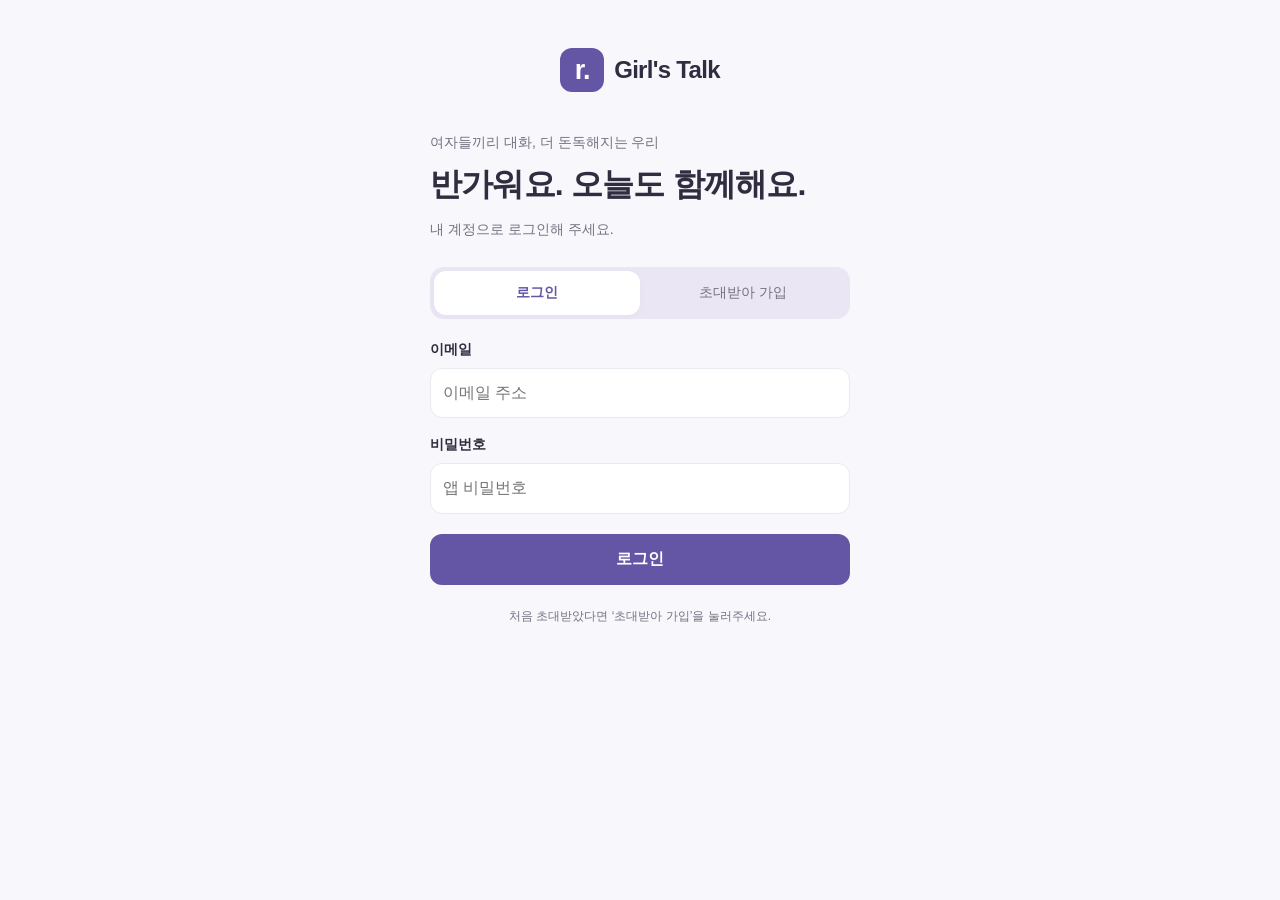
<file: index.html>
<!doctype html>
<html lang="ko">
<head>
    <!-- 이 파일은 npm run build로 생성됩니다. 화면 원본은 source/index.template.html입니다. -->
  <meta charset="utf-8" />
  <meta name="viewport" content="width=device-width, initial-scale=1, viewport-fit=cover" />
  <meta name="theme-color" content="#f8f7fb" />
  <meta name="apple-mobile-web-app-capable" content="yes" />
  <meta name="apple-mobile-web-app-status-bar-style" content="default" />
  <meta name="apple-mobile-web-app-title" content="girl's party" />
  <meta name="description" content="여자들만의 대화, 돈독해지는 가족" />
  <meta name="referrer" content="no-referrer" />
  <title>Girl's Rtalk</title>
  <link rel="manifest" href="./manifest.webmanifest" />
  <link rel="apple-touch-icon" href="./icons/apple-touch-icon.png" />
  <link rel="icon" href="./icons/favicon-32.png" sizes="32x32" />
  <style id="app-styles">
:root{color-scheme:light;--bg:#f8f7fb;--paper:#fff;--ink:#302d40;--muted:#757182;--line:#ece9f1;--primary:#6556a5;--soft:#eeeafa;--rose:#b75d73;--green:#397964;--shadow:0 8px 30px #49415e07;font-family:-apple-system,BlinkMacSystemFont,"Apple SD Gothic Neo","Noto Sans KR","Malgun Gothic",sans-serif;font-size:16px;line-height:1.55;color:var(--ink);background:var(--bg)}
*{box-sizing:border-box}body{margin:0}button,input,textarea{font:inherit}button,a,input,textarea{-webkit-tap-highlight-color:transparent}button{min-height:44px;cursor:pointer;border:0;border-radius:12px;color:inherit;background:transparent;touch-action:manipulation}button:disabled{cursor:default;opacity:.5}button:focus-visible,a:focus-visible{outline:3px solid #9080d0;outline-offset:3px}input,textarea{width:100%;min-height:48px;font-size:16px;color:var(--ink);background:#f8f7fb;border:1px solid var(--line);border-radius:12px;padding:12px;outline:none}input:focus,textarea:focus{border-color:var(--primary);box-shadow:0 0 0 3px #6556a513}input[type=date],input[type=time]{min-width:0;-webkit-appearance:none;appearance:none}textarea{resize:vertical}a{color:var(--primary)}h1,h2,h3,p{margin:0}h1{font-size:28px;line-height:1.3;letter-spacing:-.8px}h2{font-size:18px;line-height:1.5;letter-spacing:-.4px}h3{font-size:16px}ul{padding:0;margin:0;list-style:none}[hidden]{display:none!important}.symbols{width:0;height:0;position:absolute}.icon{width:22px;height:22px;fill:none;stroke:currentColor;stroke-width:1.7;stroke-linecap:round;stroke-linejoin:round;flex-shrink:0}.sr-only{position:absolute;width:1px;height:1px;padding:0;margin:-1px;overflow:hidden;clip:rect(0,0,0,0);white-space:nowrap;border:0}.muted{color:var(--muted);font-size:14px}.eyebrow{color:var(--muted);font-size:14px;margin-bottom:5px}.app-frame{height:100vh;height:var(--app-height,100dvh);max-width:600px;margin:auto;display:flex;flex-direction:column;background:var(--bg);overflow:hidden;border-inline:1px solid var(--line)}.app-header{display:flex;align-items:center;justify-content:space-between;padding:calc(12px + env(safe-area-inset-top)) 22px 9px;flex-shrink:0}.brand{display:flex;gap:10px;align-items:center;text-decoration:none;color:var(--ink);font-size:21px;font-weight:750;letter-spacing:-.6px;min-height:44px}.brand-mark{display:grid;place-items:center;width:36px;height:36px;background:var(--primary);color:#fff;border-radius:12px;font-size:27px;font-weight:800;line-height:1}.avatar{width:44px;height:44px;display:grid;place-items:center;border-radius:50%;background:#e9e2f6;color:var(--primary);font-size:15px;font-weight:700;flex-shrink:0}.connection-line{display:flex;align-items:center;justify-content:center;gap:8px;font-size:12px;color:var(--muted);min-height:27px;padding:0 16px 5px}.connection-line .text-button{font-size:12px}.workspace{flex:1;min-height:0;overflow:hidden;display:flex;flex-direction:column}.page{flex:1;min-height:0;overflow-y:auto;padding:16px 20px 28px;overscroll-behavior:contain;-webkit-overflow-scrolling:touch;scrollbar-width:thin}.panel{background:var(--paper);border:1px solid var(--line);border-radius:22px;padding:20px;box-shadow:var(--shadow);margin-top:16px}.today-heading{display:flex;align-items:center;justify-content:space-between;padding:6px 4px 4px}.today-heading h1{font-size:36px;letter-spacing:-1.2px}.date-stamp{width:64px;text-align:center;border-radius:17px;border:1px solid #e5deed;background:#f0eaf6;overflow:hidden;transform:rotate(4deg)}.date-stamp span{font-size:12px;display:block;padding-top:5px;color:var(--primary)}.date-stamp strong{display:block;font-size:28px;line-height:1.3;padding-bottom:7px}.section-heading{display:flex;align-items:center;justify-content:space-between;gap:8px}.inline-actions{display:flex;align-items:center;gap:0}.text-button{color:var(--primary);padding:8px;font-size:14px;white-space:nowrap}.icon-button{width:44px;min-width:44px;display:grid;place-items:center;font-size:26px;line-height:1}.soft-button{background:var(--soft);color:var(--primary);padding:10px 13px;font-size:14px;font-weight:650;white-space:nowrap}.primary-button{width:100%;background:var(--primary);color:white;padding:13px 16px;min-height:50px;font-weight:650}.square-button{width:46px;min-width:46px;font-size:27px;background:var(--soft);color:var(--primary)}.calendar-panel{padding:16px 12px 12px}.calendar-panel .section-heading{padding-left:6px}.weekdays,.calendar-grid{display:grid;grid-template-columns:repeat(7,minmax(44px,1fr))}.weekdays{font-size:13px;text-align:center;color:var(--muted);padding:12px 0 6px}.weekdays span:first-child{color:var(--rose)}.weekdays span:last-child{color:#5980ac}.calendar-day{min-width:44px;height:46px;min-height:44px;border-radius:12px;position:relative;font-size:16px;padding:5px 0}.calendar-day.outside{color:#b8b3c0}.calendar-day.today{box-shadow:inset 0 0 0 1.5px #a197c4;font-weight:700}.calendar-day.selected{color:white;background:var(--primary);box-shadow:none}.calendar-day.has-event:after{content:"";position:absolute;bottom:4px;left:calc(50% - 2px);width:4px;height:4px;border-radius:50%;background:var(--rose)}.calendar-day.selected:after{background:#fff}.calendar-key{font-size:12px;text-align:right;color:var(--muted);padding:10px 6px 0}.calendar-key span{display:inline-block;width:5px;height:5px;border-radius:50%;background:var(--rose);margin:0 6px 2px 0}.count-badge{background:#f1edf8;color:var(--primary);border-radius:20px;padding:5px 10px;font-size:13px}.todo-list{margin:12px 0}.todo-row{display:flex;align-items:center;gap:6px;padding:4px 0}.todo-toggle{display:flex;gap:12px;align-items:center;flex:1;min-width:0;text-align:left;padding:4px 0;font-size:16px}.check-box{height:23px;width:23px;border:1.5px solid #d8d1e4;border-radius:8px;display:grid;place-items:center;flex-shrink:0}.todo-toggle[aria-checked=true] .check-box{background:#def0e7;border-color:#def0e7;color:var(--green)}.todo-toggle[aria-checked=true] .todo-label{text-decoration:line-through;color:var(--muted)}.todo-label{overflow-wrap:anywhere}.delete-button{width:44px;min-width:44px;color:#96909f;display:grid;place-items:center}.delete-button .icon{width:17px;height:17px}.inline-form{display:flex;gap:8px}.inline-form input{min-width:0;background:#faf9fc}.empty{padding:21px 8px;color:var(--muted);font-size:14px;text-align:center;line-height:1.8}.event-list{margin-top:14px}.event-row{display:flex;align-items:flex-start;gap:12px;padding:14px 0;border-top:1px solid var(--line)}.event-row:first-child{border-top:0}.event-date{min-width:42px;border-radius:12px;background:#f1edf8;text-align:center;padding:6px 5px;color:var(--primary);font-size:12px}.event-date strong{display:block;font-size:21px;line-height:1.3}.event-content{flex:1;min-width:0}.event-content strong{font-size:16px;font-weight:650;overflow-wrap:anywhere}.event-content p{font-size:13px;color:var(--muted);margin-top:3px;overflow-wrap:anywhere;white-space:pre-wrap}.event-edit{font-size:13px;color:var(--primary);padding:8px;min-width:44px}.selected-events{font-size:14px;color:var(--primary);background:#f7f4fc;padding:10px 12px;border-radius:10px;margin-top:14px;white-space:pre-wrap}.bottom-nav{flex-shrink:0;display:grid;grid-template-columns:repeat(3,1fr);background:#ffffffed;border-top:1px solid var(--line);padding:5px 12px calc(7px + env(safe-area-inset-bottom));z-index:10}.bottom-nav button{display:flex;align-items:center;flex-direction:column;gap:4px;padding:8px 0;font-size:12px;color:#918c9b;position:relative;border-radius:14px}.bottom-nav button[aria-current=page]{color:var(--primary);background:#f4f0fa;font-weight:700}.request-badge{background:var(--rose);color:#fff;position:absolute;top:3px;left:calc(50% + 8px);min-width:18px;height:18px;border-radius:50%;font-size:11px}.chat-page{padding:0;display:flex;flex-direction:column;overflow:hidden}.chat-top{padding:13px 20px 0;flex-shrink:0}.chat-top h1{font-size:24px}.room-list{display:flex;gap:8px;overflow-x:auto;margin:14px -20px 0;padding:0 20px 12px;scrollbar-width:none}.room-chip{padding:10px 16px;font-size:14px;border-radius:24px;border:1px solid var(--line);background:white;white-space:nowrap}.room-chip.active{background:var(--primary);color:#fff;border-color:var(--primary)}.chat-context{display:flex;justify-content:space-between;align-items:center;padding:10px 20px;background:#fff;border-block:1px solid var(--line);flex-shrink:0}.chat-context strong{font-size:16px}.chat-context p{font-size:12px;margin-top:1px}.chat-tools{display:flex;flex-wrap:wrap;align-items:center;padding:3px 12px;gap:0;flex-shrink:0}.chat-tools input{width:145px;min-height:44px;font-size:16px;border:0;background:transparent;padding:6px}.chat-tools .text-button{font-size:12px;padding:8px}.archive-state{color:var(--muted);font-size:12px;text-align:center;padding:0 12px 6px;min-height:6px;flex-shrink:0}.chat-scroll{flex:1;min-height:0;overflow-y:auto;padding:12px 18px;overscroll-behavior:contain;scroll-behavior:auto}.chat-messages{display:flex;flex-direction:column;gap:17px}.message{display:flex;gap:8px;align-items:flex-start}.message.mine{flex-direction:row-reverse}.message .avatar{height:32px;width:32px;min-height:32px;font-size:12px}.message-main{max-width:78%;min-width:0}.message-author{font-size:12px;margin-bottom:5px;color:var(--muted)}.message.mine .message-author{text-align:right}.message-bubble{padding:11px 14px;border-radius:0 17px 17px 17px;background:white;border:1px solid var(--line);font-size:16px;white-space:pre-wrap;overflow-wrap:anywhere;line-height:1.65}.mine .message-bubble{background:#eae3f8;border-color:#eae3f8;border-radius:17px 0 17px 17px}.message-meta{display:flex;align-items:center;color:var(--muted);font-size:11px;gap:7px;margin-top:3px}.mine .message-meta{justify-content:flex-end}.message-delete{font-size:12px;color:var(--muted);padding:0 8px;min-height:44px}.summary-card{padding:18px;background:#f2eee0;border-radius:16px;margin-top:20px}.summary-card p{font-size:14px;white-space:pre-wrap;margin-top:9px}.composer-wrap{padding:0 14px 10px;border-top:1px solid var(--line);background:#fff;flex-shrink:0}.summary-open{font-size:12px;min-height:44px;padding:7px 2px}.composer{display:flex;gap:8px;align-items:flex-end}.composer textarea{max-height:120px;min-height:48px;resize:none;padding:11px 13px;line-height:1.5;overflow-y:auto}.send-button{min-width:48px;height:48px;background:var(--primary);color:white;display:grid;place-items:center}.composer-note{font-size:11px;color:var(--muted);margin:7px 2px 0}.field-error{font-size:14px;color:#a6455d;white-space:pre-wrap;overflow-wrap:anywhere}.field-error:not(:empty){margin:10px 0}.form-info{font-size:14px;color:var(--green);white-space:pre-wrap}.form-info:not(:empty){margin:12px 0}.new-message-hint{background:var(--primary);color:#fff;margin:0 auto 8px;font-size:13px;padding:8px 16px}.page-heading{padding:8px 0}.page-heading h1 span{font-size:17px;font-weight:500;margin-left:8px}.invite-panel{background:#eeeafa;border-color:#e6ddf4}.invite-panel p{margin:7px 0 15px}.invite-panel .primary-button{font-size:14px}.invite-item{border-top:1px solid #ddd5ee;padding-top:14px;margin-top:14px}.invite-item input{font-size:16px;background:#fff}.invite-item .inline-actions{justify-content:space-between}.invite-list .muted{font-size:12px;margin-top:8px}.member-list{padding:8px 16px}.member-row{display:flex;gap:12px;align-items:center;padding:12px 0;border-bottom:1px solid var(--line)}.member-row:last-child{border:0}.member-info{flex:1;min-width:0}.member-info strong{display:block;overflow-wrap:anywhere;font-size:16px}.member-info p{font-size:12px;color:var(--muted)}.member-row .text-button{font-size:13px}.request-card{padding:16px;background:white;border:1px solid #e2d6f1;border-radius:18px;margin-top:16px}.request-card .inline-actions{gap:8px;margin-top:12px}.account-actions{display:flex;gap:8px;flex-wrap:wrap;margin-top:18px}.account-actions .soft-button{background:white;border:1px solid var(--line)}.auth-screen{position:fixed;inset:0;z-index:50;background:var(--bg);overflow-y:auto;padding:calc(32px + env(safe-area-inset-top)) 24px calc(32px + env(safe-area-inset-bottom));display:flex;flex-direction:column;align-items:center}.auth-brand{display:flex;align-items:center;gap:10px;margin:16px 0 40px;font-size:24px;letter-spacing:-.7px}.auth-brand .brand-mark{width:44px;height:44px}.auth-card{width:100%;max-width:420px}.auth-card h1{font-size:32px;margin:10px 0 14px}.auth-card .segmented{margin:26px 0 20px}.segmented{display:grid;grid-template-columns:1fr 1fr;background:#ebe6f3;padding:4px;border-radius:14px}.segmented button{font-size:14px;color:var(--muted)}.segmented button[aria-pressed=true]{background:#fff;box-shadow:0 2px 8px #55417108;color:var(--primary);font-weight:650}.stack-form label{display:block;font-size:14px;font-weight:600;margin:16px 0 7px}.stack-form input,.stack-form textarea{background:white}.stack-form .primary-button{margin-top:20px}.auth-note{font-size:12px;color:var(--muted);margin-top:22px;text-align:center}.modal-backdrop{position:fixed;inset:0;z-index:80;display:flex;align-items:flex-end;justify-content:center;background:#30294050;padding:24px 12px 0}.modal-card{background:var(--bg);border-radius:26px 26px 0 0;padding:20px 22px calc(24px + env(safe-area-inset-bottom));width:100%;max-width:560px;max-height:90vh;max-height:90dvh;overflow:auto;box-shadow:0 -6px 40px #30294010}.modal-card p{font-size:14px;line-height:1.8}.modal-card .stack-form .inline-actions{gap:10px}.modal-card .stack-form .inline-actions>*{flex:1}.modal-card .danger-button{color:#a6455d;border:1px solid #e6cad4;margin-top:20px;background:#fff;padding:12px}.history-row{width:100%;display:flex;justify-content:space-between;align-items:center;padding:12px 4px;border-bottom:1px solid var(--line);text-align:left}.history-row small{font-size:12px;color:var(--muted)}.toast{position:fixed;bottom:calc(96px + env(safe-area-inset-bottom));left:50%;transform:translateX(-50%);background:#332d44;color:white;padding:12px 18px;border-radius:14px;font-size:14px;z-index:100;max-width:calc(100vw - 32px);width:max-content;box-shadow:0 5px 20px #30294020}.busy{pointer-events:none;opacity:.6}
@media(min-width:700px){body{background:#eae7f0}.app-frame{box-shadow:0 0 70px #42335012}.auth-screen{background:#f8f7fb}.modal-backdrop{align-items:center;padding:24px}.modal-card{border-radius:26px;padding-bottom:24px}.page{padding-inline:28px}.chat-page{padding:0}.today-heading{padding-top:15px}}
@media(max-width:380px){.page{padding-inline:12px}.calendar-panel{padding-inline:8px}.panel{padding:16px 14px}.calendar-panel{padding:12px 6px}.chat-page{padding:0}.chat-tools{padding-inline:7px}.chat-tools .text-button{padding-inline:6px}.app-header{padding-inline:16px}.chat-top{padding-inline:16px}.chat-context{padding-inline:16px}}
@media(max-width:350px){.page{padding-inline:0}.today-heading,.page-heading{padding-inline:16px}.panel:not(.calendar-panel){margin-inline:10px}.calendar-panel{padding-inline:4px;border-inline:0;border-radius:0}.calendar-grid,.weekdays{grid-template-columns:repeat(7,minmax(44px,1fr))}.chat-tools input{width:135px}.chat-tools .text-button{padding-inline:4px}.account-actions,.dm-requests{padding-inline:10px}.member-list{margin-inline:10px}}
@media(prefers-reduced-motion:reduce){*{scroll-behavior:auto!important;transition:none!important}}

    </style>
  
  
  
  
  
  
</head>
<body>
<svg class="symbols" aria-hidden="true" xmlns="http://www.w3.org/2000/svg"><defs>
  <symbol id="i-calendar" viewBox="0 0 24 24"><rect x="3" y="5" width="18" height="16" rx="3"/><path d="M7 3v4m10-4v4M3 11h18M8 15h1m6 0h1m-8 3h1"/></symbol>
  <symbol id="i-chat" viewBox="0 0 24 24"><path d="M20 15a4 4 0 0 1-4 4H9l-5 3v-7a8 8 0 1 1 16 0Z"/><path d="M8 11h8m-8 4h5"/></symbol>
  <symbol id="i-users" viewBox="0 0 24 24"><circle cx="9" cy="8" r="3"/><path d="M3 20v-2a6 6 0 0 1 12 0v2M16 5a3 3 0 0 1 0 6m2 3a5 5 0 0 1 3 4v2"/></symbol>
  <symbol id="i-send" viewBox="0 0 24 24"><path d="m3 10 18-7-7 18-3-8-8-3Zm8 3 10-10"/></symbol>
  <symbol id="i-check" viewBox="0 0 24 24"><path d="m5 12 4 4L19 6"/></symbol>
  <symbol id="i-trash" viewBox="0 0 24 24"><path d="M4 7h16M9 7V4h6v3M6 7l1 14h10l1-14M10 11v6m4-6v6"/></symbol>
</defs></svg>
<div class="app-frame" id="app-frame">
  <header class="app-header">
    <a class="brand" href="#" id="brand"><span class="brand-mark" aria-hidden="true">r.</span><span>researchtalk</span></a>
    <button class="avatar" id="my-profile" aria-label="내 계정과 참여자">나</button>
  </header>
  <div class="connection-line"><span id="connection-status" role="status">연결을 준비하고 있어요</span><button id="retry-connection" class="text-button" hidden>다시 연결</button></div>
  <main id="workspace" class="workspace" hidden>
    <section id="page-home" class="page home-page" aria-label="오늘의 일정">
      <div class="today-heading"><div><p class="eyebrow" id="today-date"></p><h1 id="today-weekday"></h1></div><div class="date-stamp"><span id="today-month"></span><strong id="today-number"></strong></div></div>
      <section class="panel calendar-panel" aria-label="월별 달력">
        <div class="section-heading"><h2 id="calendar-month"></h2><div class="inline-actions"><button id="calendar-today" class="text-button">오늘</button><button id="month-prev" class="icon-button" aria-label="이전 달">‹</button><button id="month-next" class="icon-button" aria-label="다음 달">›</button></div></div>
        <div class="weekdays" aria-hidden="true"><span>일</span><span>월</span><span>화</span><span>수</span><span>목</span><span>금</span><span>토</span></div>
        <div id="calendar-grid" class="calendar-grid"></div>
        <p class="calendar-key"><span aria-hidden="true"></span>함께 잡은 약속</p>
      </section>
      <section class="panel todo-panel" aria-labelledby="todo-heading">
        <div class="section-heading"><div><p class="eyebrow">나의 하루</p><h2 id="todo-heading">오늘의 할 일</h2></div><span class="count-badge" id="todo-count">0 / 0</span></div>
        <ul class="todo-list" id="todo-list"></ul>
        <form id="todo-form" class="inline-form"><label class="sr-only" for="todo-text">새 할 일</label><input id="todo-text" maxlength="300" required placeholder="할 일을 적어보세요" autocomplete="off" /><button class="square-button" aria-label="할 일 추가">+</button></form>
      </section>
      <section class="panel events-panel" aria-labelledby="events-heading">
        <div class="section-heading"><div><p class="eyebrow">모두의 일정</p><h2 id="events-heading">이번 달의 약속</h2></div><button id="event-add" class="soft-button">+ 약속</button></div>
        <div id="selected-events" class="selected-events" hidden></div>
        <ul id="event-list" class="event-list"></ul>
      </section>
    </section>
    <section id="page-chat" class="page chat-page" aria-label="대화" hidden>
      <div class="chat-top"><div class="section-heading"><h1>대화</h1><button id="private-start" class="soft-button">+ 개인 대화</button></div><div id="room-list" class="room-list" aria-label="대화방"></div></div>
      <div class="chat-context"><div><strong id="room-name">우리 모두</strong><p id="room-subtitle" class="muted"></p></div><button id="history-open" class="text-button">날짜별 보기</button></div>
      <div class="chat-tools"><label class="sr-only" for="chat-date">대화 날짜</label><input type="date" id="chat-date" min="1900-01-01" max="2200-12-31" /><button id="chat-today" class="text-button">오늘</button><button id="day-archive" class="text-button">하루 보관</button><button id="day-export" class="text-button">파일 저장</button></div>
      <p id="archive-state" class="archive-state"></p>
      <div id="chat-scroll" class="chat-scroll" aria-label="대화 내용"><div id="chat-messages" class="chat-messages"></div><aside id="summary-card" class="summary-card" hidden><h3>이날의 이야기</h3><p id="summary-text"></p></aside></div>
      <button id="new-message-hint" class="new-message-hint" hidden>새 대화 보기 ↓</button>
      <div class="composer-wrap"><button id="summary-open" class="text-button summary-open">하루 대화 요약</button><form id="message-form" class="composer"><label class="sr-only" for="message-text">대화 입력</label><textarea id="message-text" rows="1" maxlength="1000" placeholder="이야기를 남겨주세요" required></textarea><button id="message-send" class="send-button" aria-label="대화 보내기"><svg class="icon"><use href="#i-send"/></svg></button></form><p id="message-error" class="field-error" role="alert"></p><p id="composer-note" class="composer-note">보내는 대화는 자동으로 저장돼요</p></div>
    </section>
    <section id="page-members" class="page members-page" aria-label="참여자" hidden>
      <div class="section-heading page-heading"><div><p class="eyebrow">함께하는 사람들</p><h1>참여자 <span id="member-count" class="muted">0 / 6</span></h1></div></div>
      <div class="panel invite-panel"><h2>한 사람씩 초대해요</h2><p id="invite-description" class="muted">새 초대는 한 명만 사용할 수 있어요.</p><button id="invite-create" class="primary-button">초대 링크 만들기</button><div id="invite-list" class="invite-list"></div></div>
      <div id="dm-requests" class="dm-requests"></div>
      <ul id="member-list" class="member-list panel"></ul>
      <div class="account-actions"><button id="rename-open" class="soft-button">내 이름 바꾸기</button><button id="install-help" class="soft-button">홈 화면에 추가</button><button id="sign-out" class="text-button">로그아웃</button></div>
    </section>
  </main>
  <nav id="bottom-nav" class="bottom-nav" aria-label="주요 메뉴" hidden>
    <button data-tab="home" aria-current="page"><svg class="icon"><use href="#i-calendar"/></svg><span>오늘</span></button>
    <button data-tab="chat"><svg class="icon"><use href="#i-chat"/></svg><span>대화</span></button>
    <button data-tab="members"><svg class="icon"><use href="#i-users"/></svg><span>참여자</span><span id="request-badge" class="request-badge" hidden></span></button>
  </nav>
</div>
<section id="auth-screen" class="auth-screen" aria-label="로그인">
  <div class="auth-brand"><span class="brand-mark">r.</span><strong>Girl's Talk</strong></div>
  <div class="auth-card"><p class="eyebrow">여자들끼리 대화, 더 돈독해지는 우리 </p><h1 id="auth-title">반가워요.<br />오늘도 함께해요.</h1><p class="muted" id="auth-description">내 계정으로 로그인해 주세요.</p>
    <div class="segmented" id="auth-modes"><button type="button" data-mode="login" aria-pressed="true">로그인</button><button type="button" data-mode="signup" aria-pressed="false">초대받아 가입</button></div>
    <form id="auth-form" class="stack-form">
      <div id="email-fields"><label for="auth-email">이메일</label><input id="auth-email" type="email" autocomplete="email" required placeholder="이메일 주소" /><label for="auth-password">비밀번호</label><input id="auth-password" type="password" autocomplete="current-password" required placeholder="앱 비밀번호" /></div>
      <div id="join-fields" hidden><label for="auth-name">대화방에서 쓸 이름</label><input id="auth-name" maxlength="20" autocomplete="nickname" placeholder="이름" /><label for="auth-invite">초대 코드</label><input id="auth-invite" autocomplete="off" placeholder="초대 링크의 코드" /></div>
      <p class="field-error" id="auth-error" role="alert"></p><p class="form-info" id="auth-info" role="status"></p>
      <button id="auth-submit" class="primary-button">로그인</button>
    </form>
    <button id="auth-retry" class="primary-button" hidden>다시 연결</button>
    <button id="auth-switch-account" class="text-button" hidden>다른 계정으로 로그인</button>
    <p class="auth-note">처음 초대받았다면 ‘초대받아 가입’을 눌러주세요.</p>
  </div>
</section>
<div id="modal" class="modal-backdrop" hidden><section class="modal-card" role="dialog" aria-modal="true" aria-labelledby="modal-title"><div class="section-heading"><h2 id="modal-title"></h2><button id="modal-close" class="icon-button" aria-label="닫기">×</button></div><div id="modal-body"></div></section></div>
<div id="toast" class="toast" role="status" hidden></div>
<noscript>researchtalk를 사용하려면 브라우저의 자바스크립트를 켜주세요.</noscript>
<script data-source="vendor/supabase.js">
var supabase=(function(e){function t(e,t){var n={};for(var r in e)Object.prototype.hasOwnProperty.call(e,r)&&t.indexOf(r)<0&&(n[r]=e[r]);if(e!=null&&typeof Object.getOwnPropertySymbols==`function`)for(var i=0,r=Object.getOwnPropertySymbols(e);i<r.length;i++)t.indexOf(r[i])<0&&Object.prototype.propertyIsEnumerable.call(e,r[i])&&(n[r[i]]=e[r[i]]);return n}function n(e,t,n,r){function i(e){return e instanceof n?e:new n(function(t){t(e)})}return new(n||=Promise)(function(n,a){function o(e){try{c(r.next(e))}catch(e){a(e)}}function s(e){try{c(r.throw(e))}catch(e){a(e)}}function c(e){e.done?n(e.value):i(e.value).then(o,s)}c((r=r.apply(e,t||[])).next())})}let r=e=>e?(...t)=>e(...t):(...e)=>fetch(...e);var i=class extends Error{constructor(e,t=`FunctionsError`,n){super(e),this.name=t,this.context=n}toJSON(){return{name:this.name,message:this.message,context:this.context}}},a=class extends i{constructor(e){super(`Failed to send a request to the Edge Function`,`FunctionsFetchError`,e)}},o=class extends i{constructor(e){super(`Relay Error invoking the Edge Function`,`FunctionsRelayError`,e)}},s=class extends i{constructor(e){super(`Edge Function returned a non-2xx status code`,`FunctionsHttpError`,e)}},c;(function(e){e.Any=`any`,e.ApNortheast1=`ap-northeast-1`,e.ApNortheast2=`ap-northeast-2`,e.ApSouth1=`ap-south-1`,e.ApSoutheast1=`ap-southeast-1`,e.ApSoutheast2=`ap-southeast-2`,e.CaCentral1=`ca-central-1`,e.EuCentral1=`eu-central-1`,e.EuWest1=`eu-west-1`,e.EuWest2=`eu-west-2`,e.EuWest3=`eu-west-3`,e.SaEast1=`sa-east-1`,e.UsEast1=`us-east-1`,e.UsWest1=`us-west-1`,e.UsWest2=`us-west-2`})(c||={});var l=class{constructor(e,{headers:t={},customFetch:n,region:i=c.Any}={}){this.url=e,this.headers=t,this.region=i,this.fetch=r(n)}setAuth(e){this.headers.Authorization=`Bearer ${e}`}invoke(e){return n(this,arguments,void 0,function*(e,t={}){var n;let r,i,c;try{let{headers:n,method:l,body:u,signal:d,timeout:f}=t,p={},{region:m}=t;m||=this.region;let h=new URL(`${this.url}/${e}`);m&&m!==`any`&&(p[`x-region`]=m,h.searchParams.set(`forceFunctionRegion`,m));let g,ee=!!n&&Object.keys(n).some(e=>e.toLowerCase()===`content-type`);u&&!ee?typeof Blob<`u`&&u instanceof Blob||u instanceof ArrayBuffer?(p[`Content-Type`]=`application/octet-stream`,g=u):typeof u==`string`?(p[`Content-Type`]=`text/plain`,g=u):typeof FormData<`u`&&u instanceof FormData?g=u:(p[`Content-Type`]=`application/json`,g=JSON.stringify(u)):g=u&&typeof u!=`string`&&!(typeof Blob<`u`&&u instanceof Blob)&&!(u instanceof ArrayBuffer)&&!(typeof FormData<`u`&&u instanceof FormData)?JSON.stringify(u):u;let te=d;f&&(i=new AbortController,r=setTimeout(()=>i.abort(),f),d?(te=i.signal,c=()=>i.abort(),d.addEventListener(`abort`,c)):te=i.signal);let _=yield this.fetch(h.toString(),{method:l||`POST`,headers:Object.assign(Object.assign(Object.assign({},p),this.headers),n),body:g,signal:te}).catch(e=>{throw new a(e)}),ne=_.headers.get(`x-relay-error`);if(ne&&ne===`true`)throw new o(_);if(!_.ok)throw new s(_);let re=(_.headers.get(`Content-Type`)??`text/plain`).split(`;`)[0].trim().toLowerCase(),ie;return ie=re===`application/json`?yield _.json():re===`application/octet-stream`||re===`application/pdf`?yield _.blob():re===`text/event-stream`?_:re===`multipart/form-data`?yield _.formData():yield _.text(),{data:ie,error:null,response:_}}catch(e){return{data:null,error:e,response:e instanceof s||e instanceof o?e.context:void 0}}finally{r&&clearTimeout(r),c&&((n=t.signal)==null||n.removeEventListener(`abort`,c))}})}},u=class extends Error{constructor(e){super(e.message),this.name=`PostgrestError`,this.details=e.details,this.hint=e.hint,this.code=e.code}toJSON(){return{name:this.name,message:this.message,details:this.details,hint:this.hint,code:this.code}}};let d=e=>Math.min(1e3*2**e,3e4),f=[520,503],p=[`GET`,`HEAD`,`OPTIONS`];function m(e){"@babel/helpers - typeof";return m=typeof Symbol==`function`&&typeof Symbol.iterator==`symbol`?function(e){return typeof e}:function(e){return e&&typeof Symbol==`function`&&e.constructor===Symbol&&e!==Symbol.prototype?`symbol`:typeof e},m(e)}function h(e,t){if(m(e)!=`object`||!e)return e;var n=e[Symbol.toPrimitive];if(n!==void 0){var r=n.call(e,t||`default`);if(m(r)!=`object`)return r;throw TypeError(`@@toPrimitive must return a primitive value.`)}return(t===`string`?String:Number)(e)}function g(e){var t=h(e,`string`);return m(t)==`symbol`?t:t+``}function ee(e,t,n){return(t=g(t))in e?Object.defineProperty(e,t,{value:n,enumerable:!0,configurable:!0,writable:!0}):e[t]=n,e}function te(e,t){var n=Object.keys(e);if(Object.getOwnPropertySymbols){var r=Object.getOwnPropertySymbols(e);t&&(r=r.filter(function(t){return Object.getOwnPropertyDescriptor(e,t).enumerable})),n.push.apply(n,r)}return n}function _(e){for(var t=1;t<arguments.length;t++){var n=arguments[t]==null?{}:arguments[t];t%2?te(Object(n),!0).forEach(function(t){ee(e,t,n[t])}):Object.getOwnPropertyDescriptors?Object.defineProperties(e,Object.getOwnPropertyDescriptors(n)):te(Object(n)).forEach(function(t){Object.defineProperty(e,t,Object.getOwnPropertyDescriptor(n,t))})}return e}function ne(e,t){return new Promise(n=>{if(t?.aborted){n();return}let r=setTimeout(()=>{t?.removeEventListener(`abort`,i),n()},e);function i(){clearTimeout(r),n()}t?.addEventListener(`abort`,i)})}function re(e,t,n,r){return!(!r||n>=3||!p.includes(e)||!f.includes(t))}async function ie(e,t,n,r){let i=0;for(;;){let a=_({},n.headers);i>0&&(a[`X-Retry-Count`]=String(i));let o;try{o=await e(t,{method:n.method,headers:a,body:n.body,signal:n.signal})}catch(e){if(e?.name===`AbortError`||e?.code===`ABORT_ERR`||!p.includes(n.method))throw e;if(r&&i<3){let e=d(i);i++,await ne(e,n.signal);continue}throw e}if(re(n.method,o.status,i,r)){let e=o.headers?.get(`Retry-After`)??null,t=e===null?d(i):Math.max(0,parseInt(e,10)||0)*1e3;await o.text(),i++,await ne(t,n.signal);continue}return o}}var ae=class{constructor(e){this.shouldThrowOnError=!1,this.retryEnabled=!0,this.method=e.method,this.url=e.url,this.headers=new Headers(e.headers),this.schema=e.schema,this.body=e.body,this.shouldThrowOnError=e.shouldThrowOnError??!1,this.signal=e.signal,this.isMaybeSingle=e.isMaybeSingle??!1,this.shouldStripNulls=e.shouldStripNulls??!1,this.urlLengthLimit=e.urlLengthLimit??8e3,this.retryEnabled=e.retry??!0,e.fetch?this.fetch=e.fetch:this.fetch=fetch}throwOnError(){return this.shouldThrowOnError=!0,this}stripNulls(){if(this.headers.get(`Accept`)===`text/csv`)throw Error(`stripNulls() cannot be used with csv()`);return this.shouldStripNulls=!0,this}setHeader(e,t){return this.headers=new Headers(this.headers),this.headers.set(e,t),this}retry(e){return this.retryEnabled=e,this}then(e,t){var n=this;if(this.schema===void 0||([`GET`,`HEAD`].includes(this.method)?this.headers.set(`Accept-Profile`,this.schema):this.headers.set(`Content-Profile`,this.schema)),this.method!==`GET`&&this.method!==`HEAD`&&this.headers.set(`Content-Type`,`application/json`),this.shouldStripNulls){let e=this.headers.get(`Accept`);e===`application/vnd.pgrst.object+json`?this.headers.set(`Accept`,`application/vnd.pgrst.object+json;nulls=stripped`):(!e||e===`application/json`)&&this.headers.set(`Accept`,`application/vnd.pgrst.array+json;nulls=stripped`)}let r=this.fetch,i=(async()=>{let e={};n.headers.forEach((t,n)=>{e[n]=t});let t=await ie(r,n.url.toString(),{method:n.method,headers:e,body:JSON.stringify(n.body,(e,t)=>typeof t==`bigint`?t.toString():t),signal:n.signal},n.retryEnabled);return await n.processResponse(t)})();return this.shouldThrowOnError||(i=i.catch(e=>{let t=``,n=``,r=``,i=e?.cause;if(i){let n=i?.message??``,r=i?.code??``;t=`${e?.name??`FetchError`}: ${e?.message}`,t+=`\n\nCaused by: ${i?.name??`Error`}: ${n}`,r&&(t+=` (${r})`),i?.stack&&(t+=`\n${i.stack}`)}else t=e?.stack??``;let a=this.url.toString().length;return e?.name===`AbortError`||e?.code===`ABORT_ERR`?(r=``,n=`Request was aborted (timeout or manual cancellation)`,a>this.urlLengthLimit&&(n+=`. Note: Your request URL is ${a} characters, which may exceed server limits. If selecting many fields, consider using views. If filtering with large arrays (e.g., .in('id', [many IDs])), consider using an RPC function to pass values server-side.`)):(i?.name===`HeadersOverflowError`||i?.code===`UND_ERR_HEADERS_OVERFLOW`)&&(r=``,n=`HTTP headers exceeded server limits (typically 16KB)`,a>this.urlLengthLimit&&(n+=`. Your request URL is ${a} characters. If selecting many fields, consider using views. If filtering with large arrays (e.g., .in('id', [200+ IDs])), consider using an RPC function instead.`)),{success:!1,error:{message:`${e?.name??`FetchError`}: ${e?.message}`,details:t,hint:n,code:r},data:null,count:null,status:0,statusText:``}})),i.then(e,t)}async processResponse(e){var t=this;let n=null,r=null,i=null,a=e.status,o=e.statusText;if(e.ok){if(t.method!==`HEAD`){let i=await e.text();if(i!==``)if(t.headers.get(`Accept`)===`text/csv`)r=i;else if(t.headers.get(`Accept`)&&t.headers.get(`Accept`)?.includes(`application/vnd.pgrst.plan+text`))r=i;else try{r=JSON.parse(i)}catch{if(n={message:i},r=null,t.shouldThrowOnError)throw new u({message:i,details:``,hint:``,code:``})}}let s=t.headers.get(`Prefer`)?.match(/count=(exact|planned|estimated)/),c=e.headers.get(`content-range`)?.split(`/`);if(s&&c&&c.length>1&&(i=parseInt(c[1])),t.isMaybeSingle&&Array.isArray(r))if(r.length>1){if(n={code:`PGRST116`,details:`Results contain ${r.length} rows, application/vnd.pgrst.object+json requires 1 row`,hint:null,message:`JSON object requested, multiple (or no) rows returned`},r=null,i=null,a=406,o=`Not Acceptable`,t.shouldThrowOnError)throw new u(_(_({},n),{},{hint:n.hint??``}))}else r=r.length===1?r[0]:null}else{let i=await e.text();try{n=JSON.parse(i),Array.isArray(n)&&e.status===404&&(r=[],n=null,a=200,o=`OK`)}catch{e.status===404&&i===``?(a=204,o=`No Content`):n={message:i}}if(n&&t.shouldThrowOnError)throw new u(n)}return{success:n===null,error:n,data:r,count:i,status:a,statusText:o}}returns(){return this}overrideTypes(){return this}},oe=class extends ae{throwOnError(){return super.throwOnError()}select(e){let t=!1,n=(e??`*`).split(``).map(e=>/\s/.test(e)&&!t?``:(e===`"`&&(t=!t),e)).join(``);return this.url.searchParams.set(`select`,n),this.headers.append(`Prefer`,`return=representation`),this}order(e,{ascending:t=!0,nullsFirst:n,foreignTable:r,referencedTable:i=r}={}){let a=i?`${i}.order`:`order`,o=this.url.searchParams.get(a);return this.url.searchParams.set(a,`${o?`${o},`:``}${e}.${t?`asc`:`desc`}${n===void 0?``:n?`.nullsfirst`:`.nullslast`}`),this}limit(e,{foreignTable:t,referencedTable:n=t}={}){let r=n===void 0?`limit`:`${n}.limit`;return this.url.searchParams.set(r,`${e}`),this}range(e,t,{foreignTable:n,referencedTable:r=n}={}){let i=r===void 0?`offset`:`${r}.offset`,a=r===void 0?`limit`:`${r}.limit`;return this.url.searchParams.set(i,`${e}`),this.url.searchParams.set(a,`${t-e+1}`),this}abortSignal(e){return this.signal=e,this}single(){return this.headers.set(`Accept`,`application/vnd.pgrst.object+json`),this}maybeSingle(){return this.isMaybeSingle=!0,this}csv(){return this.headers.set(`Accept`,`text/csv`),this}geojson(){return this.headers.set(`Accept`,`application/geo+json`),this}explain({analyze:e=!1,verbose:t=!1,settings:n=!1,buffers:r=!1,wal:i=!1,format:a=`text`}={}){let o=[e?`analyze`:null,t?`verbose`:null,n?`settings`:null,r?`buffers`:null,i?`wal`:null].filter(Boolean).join(`|`),s=this.headers.get(`Accept`)??`application/json`;return this.headers.set(`Accept`,`application/vnd.pgrst.plan+${a}; for="${s}"; options=${o};`),this}rollback(){return this.headers.append(`Prefer`,`tx=rollback`),this}returns(){return this}maxAffected(e){return this.headers.append(`Prefer`,`handling=strict`),this.headers.append(`Prefer`,`max-affected=${e}`),this}};let se=RegExp(`[,()]`);var ce=class extends oe{throwOnError(){return super.throwOnError()}eq(e,t){return this.url.searchParams.append(e,`eq.${t}`),this}neq(e,t){return this.url.searchParams.append(e,`neq.${t}`),this}gt(e,t){return this.url.searchParams.append(e,`gt.${t}`),this}gte(e,t){return this.url.searchParams.append(e,`gte.${t}`),this}lt(e,t){return this.url.searchParams.append(e,`lt.${t}`),this}lte(e,t){return this.url.searchParams.append(e,`lte.${t}`),this}like(e,t){return this.url.searchParams.append(e,`like.${t}`),this}likeAllOf(e,t){return this.url.searchParams.append(e,`like(all).{${t.join(`,`)}}`),this}likeAnyOf(e,t){return this.url.searchParams.append(e,`like(any).{${t.join(`,`)}}`),this}ilike(e,t){return this.url.searchParams.append(e,`ilike.${t}`),this}ilikeAllOf(e,t){return this.url.searchParams.append(e,`ilike(all).{${t.join(`,`)}}`),this}ilikeAnyOf(e,t){return this.url.searchParams.append(e,`ilike(any).{${t.join(`,`)}}`),this}regexMatch(e,t){return this.url.searchParams.append(e,`match.${t}`),this}regexIMatch(e,t){return this.url.searchParams.append(e,`imatch.${t}`),this}is(e,t){return this.url.searchParams.append(e,`is.${t}`),this}isDistinct(e,t){return this.url.searchParams.append(e,`isdistinct.${t}`),this}in(e,t){let n=Array.from(new Set(t)).map(e=>typeof e==`string`&&se.test(e)?`"${e}"`:`${e}`).join(`,`);return this.url.searchParams.append(e,`in.(${n})`),this}notIn(e,t){let n=Array.from(new Set(t)).map(e=>typeof e==`string`&&se.test(e)?`"${e}"`:`${e}`).join(`,`);return this.url.searchParams.append(e,`not.in.(${n})`),this}contains(e,t){return typeof t==`string`?this.url.searchParams.append(e,`cs.${t}`):Array.isArray(t)?this.url.searchParams.append(e,`cs.{${t.join(`,`)}}`):this.url.searchParams.append(e,`cs.${JSON.stringify(t)}`),this}containedBy(e,t){return typeof t==`string`?this.url.searchParams.append(e,`cd.${t}`):Array.isArray(t)?this.url.searchParams.append(e,`cd.{${t.join(`,`)}}`):this.url.searchParams.append(e,`cd.${JSON.stringify(t)}`),this}rangeGt(e,t){return this.url.searchParams.append(e,`sr.${t}`),this}rangeGte(e,t){return this.url.searchParams.append(e,`nxl.${t}`),this}rangeLt(e,t){return this.url.searchParams.append(e,`sl.${t}`),this}rangeLte(e,t){return this.url.searchParams.append(e,`nxr.${t}`),this}rangeAdjacent(e,t){return this.url.searchParams.append(e,`adj.${t}`),this}overlaps(e,t){return typeof t==`string`?this.url.searchParams.append(e,`ov.${t}`):this.url.searchParams.append(e,`ov.{${t.join(`,`)}}`),this}textSearch(e,t,{config:n,type:r}={}){let i=``;r===`plain`?i=`pl`:r===`phrase`?i=`ph`:r===`websearch`&&(i=`w`);let a=n===void 0?``:`(${n})`;return this.url.searchParams.append(e,`${i}fts${a}.${t}`),this}match(e){return Object.entries(e).filter(([e,t])=>t!==void 0).forEach(([e,t])=>{this.url.searchParams.append(e,`eq.${t}`)}),this}not(e,t,n){return this.url.searchParams.append(e,`not.${t}.${n}`),this}or(e,{foreignTable:t,referencedTable:n=t}={}){let r=n?`${n}.or`:`or`;return this.url.searchParams.append(r,`(${e})`),this}filter(e,t,n){return this.url.searchParams.append(e,`${t}.${n}`),this}},le=class{constructor(e,{headers:t={},schema:n,fetch:r,urlLengthLimit:i=8e3,retry:a}){this.url=e,this.headers=new Headers(t),this.schema=n,this.fetch=r,this.urlLengthLimit=i,this.retry=a}cloneRequestState(){return{url:new URL(this.url.toString()),headers:new Headers(this.headers)}}select(e,t){let{head:n=!1,count:r}=t??{},i=n?`HEAD`:`GET`,a=!1,o=(e??`*`).split(``).map(e=>/\s/.test(e)&&!a?``:(e===`"`&&(a=!a),e)).join(``),{url:s,headers:c}=this.cloneRequestState();return s.searchParams.set(`select`,o),r&&c.append(`Prefer`,`count=${r}`),new ce({method:i,url:s,headers:c,schema:this.schema,fetch:this.fetch,urlLengthLimit:this.urlLengthLimit,retry:this.retry})}insert(e,{count:t,defaultToNull:n=!0}={}){let{url:r,headers:i}=this.cloneRequestState();if(t&&i.append(`Prefer`,`count=${t}`),n||i.append(`Prefer`,`missing=default`),Array.isArray(e)){let t=e.reduce((e,t)=>e.concat(Object.keys(t)),[]);if(t.length>0){let e=[...new Set(t)].map(e=>`"${e}"`);r.searchParams.set(`columns`,e.join(`,`))}}return new ce({method:`POST`,url:r,headers:i,schema:this.schema,body:e,fetch:this.fetch??fetch,urlLengthLimit:this.urlLengthLimit,retry:this.retry})}upsert(e,{onConflict:t,ignoreDuplicates:n=!1,count:r,defaultToNull:i=!0}={}){let{url:a,headers:o}=this.cloneRequestState();if(o.append(`Prefer`,`resolution=${n?`ignore`:`merge`}-duplicates`),t!==void 0&&a.searchParams.set(`on_conflict`,t),r&&o.append(`Prefer`,`count=${r}`),i||o.append(`Prefer`,`missing=default`),Array.isArray(e)){let t=e.reduce((e,t)=>e.concat(Object.keys(t)),[]);if(t.length>0){let e=[...new Set(t)].map(e=>`"${e}"`);a.searchParams.set(`columns`,e.join(`,`))}}return new ce({method:`POST`,url:a,headers:o,schema:this.schema,body:e,fetch:this.fetch??fetch,urlLengthLimit:this.urlLengthLimit,retry:this.retry})}update(e,{count:t}={}){let{url:n,headers:r}=this.cloneRequestState();return t&&r.append(`Prefer`,`count=${t}`),new ce({method:`PATCH`,url:n,headers:r,schema:this.schema,body:e,fetch:this.fetch??fetch,urlLengthLimit:this.urlLengthLimit,retry:this.retry})}delete({count:e}={}){let{url:t,headers:n}=this.cloneRequestState();return e&&n.append(`Prefer`,`count=${e}`),new ce({method:`DELETE`,url:t,headers:n,schema:this.schema,fetch:this.fetch??fetch,urlLengthLimit:this.urlLengthLimit,retry:this.retry})}};function ue(e,t){try{let t=JSON.parse(e);if(t&&typeof t==`object`&&!Array.isArray(t))return new u({message:String(t.message??e),details:t.details??``,hint:t.hint??``,code:t.code??``})}catch{}return new u({message:e||t,details:``,hint:``,code:``})}function de(e,t,n){let r=e;return{success:!1,error:new u({message:`${r?.name??`FetchError`}: ${r?.message}`,details:``,hint:``,code:``}),data:null,count:null,status:t,statusText:n}}var fe=class e{constructor(e,{headers:t={},schema:n,fetch:r,timeout:i,urlLengthLimit:a=8e3,retry:o}={}){this.url=e,this.headers=new Headers(t),this.schemaName=n,this.urlLengthLimit=a;let s=r??globalThis.fetch;i!==void 0&&i>0?this.fetch=(e,t)=>{let n=new AbortController,r=setTimeout(()=>n.abort(),i),a=t?.signal;if(a){if(a.aborted)return clearTimeout(r),s(e,t);let i=()=>{clearTimeout(r),n.abort()};return a.addEventListener(`abort`,i,{once:!0}),s(e,_(_({},t),{},{signal:n.signal})).finally(()=>{clearTimeout(r),a.removeEventListener(`abort`,i)})}return s(e,_(_({},t),{},{signal:n.signal})).finally(()=>clearTimeout(r))}:this.fetch=s,this.retry=o}from(e){if(!e||typeof e!=`string`||e.trim()===``)throw Error(`Invalid relation name: relation must be a non-empty string.`);return new le(new URL(`${this.url}/${e}`),{headers:new Headers(this.headers),schema:this.schemaName,fetch:this.fetch,urlLengthLimit:this.urlLengthLimit,retry:this.retry})}schema(t){return new e(this.url,{headers:this.headers,schema:t,fetch:this.fetch,urlLengthLimit:this.urlLengthLimit,retry:this.retry})}async getOpenApiSpec(){var e=this;let t=new Headers(e.headers);t.set(`Accept`,`application/openapi+json`),e.schemaName&&t.set(`Accept-Profile`,e.schemaName);let n={};t.forEach((e,t)=>{n[t]=e});let r=e.fetch??globalThis.fetch,i;try{i=await ie(r,`${e.url}/`,{method:`GET`,headers:n},e.retry??!0)}catch(e){return de(e,0,``)}let a;try{a=await i.text()}catch(e){return de(e,i.status,i.statusText)}if(i.ok)try{return{success:!0,error:null,data:JSON.parse(a),count:null,status:i.status,statusText:i.statusText}}catch{}return{success:!1,error:ue(a,i.statusText),data:null,count:null,status:i.status,statusText:i.statusText}}rpc(e,t={},{head:n=!1,get:r=!1,count:i}={}){let a,o=new URL(`${this.url}/rpc/${e}`),s,c=e=>typeof e==`object`&&!!e&&(!Array.isArray(e)||e.some(c)),l=n&&Object.values(t).some(c);l?(a=`POST`,s=t):n||r?(a=n?`HEAD`:`GET`,Object.entries(t).filter(([e,t])=>t!==void 0).map(([e,t])=>[e,Array.isArray(t)?`{${t.join(`,`)}}`:`${t}`]).forEach(([e,t])=>{o.searchParams.append(e,t)})):(a=`POST`,s=t);let u=new Headers(this.headers);return l?u.set(`Prefer`,i?`count=${i},return=minimal`:`return=minimal`):i&&u.set(`Prefer`,`count=${i}`),new ce({method:a,url:o,headers:u,schema:this.schemaName,body:s,fetch:this.fetch??fetch,urlLengthLimit:this.urlLengthLimit,retry:this.retry})}},pe=class{constructor(){}static detectEnvironment(){if(typeof WebSocket<`u`)return{type:`native`,wsConstructor:WebSocket};let e=globalThis;if(typeof globalThis<`u`&&e.WebSocket!==void 0)return{type:`native`,wsConstructor:e.WebSocket};let t=typeof global<`u`?global:void 0;if(t&&t.WebSocket!==void 0)return{type:`native`,wsConstructor:t.WebSocket};if(typeof globalThis<`u`&&e.WebSocketPair!==void 0&&globalThis.WebSocket===void 0)return{type:`cloudflare`,error:`Cloudflare Workers detected. WebSocket clients are not supported in Cloudflare Workers.`,workaround:`Use Cloudflare Workers WebSocket API for server-side WebSocket handling, or deploy to a different runtime.`};if(typeof globalThis<`u`&&e.EdgeRuntime||typeof navigator<`u`&&navigator.userAgent?.includes(`Vercel-Edge`))return{type:`unsupported`,error:`Edge runtime detected (Vercel Edge/Netlify Edge). WebSockets are not supported in edge functions.`,workaround:`Use serverless functions or a different deployment target for WebSocket functionality.`};let n=globalThis.process;if(n){let e=n.versions;if(e&&e.node)return{type:`unsupported`,error:`Node.js detected but native WebSocket not found.`,workaround:`Ensure you are running Node.js 22+ or provide a WebSocket implementation via the transport option.`}}return{type:`unsupported`,error:`Unknown JavaScript runtime without WebSocket support.`,workaround:`Ensure you're running in a supported environment (browser, Node.js, Deno) or provide a custom WebSocket implementation.`}}static getWebSocketConstructor(){let e=this.detectEnvironment();if(e.wsConstructor)return e.wsConstructor;let t=e.error||`WebSocket not supported in this environment.`;throw e.workaround&&(t+=`\n\nSuggested solution: ${e.workaround}`),Error(t)}static isWebSocketSupported(){try{return this.detectEnvironment().type===`native`}catch{return!1}}};let v={closed:`closed`,errored:`errored`,joined:`joined`,joining:`joining`,leaving:`leaving`},me={close:`phx_close`,error:`phx_error`,join:`phx_join`,reply:`phx_reply`,leave:`phx_leave`,access_token:`access_token`},he={connecting:`connecting`,open:`open`,closing:`closing`,closed:`closed`};var ge=class{constructor(e){this.HEADER_LENGTH=1,this.USER_BROADCAST_PUSH_META_LENGTH=6,this.KINDS={userBroadcastPush:3,userBroadcast:4},this.BINARY_ENCODING=0,this.JSON_ENCODING=1,this.BROADCAST_EVENT=`broadcast`,this.allowedMetadataKeys=[],this.allowedMetadataKeys=e??[]}encode(e,t){if(e.event===this.BROADCAST_EVENT&&!(e.payload instanceof ArrayBuffer)&&typeof e.payload.event==`string`)return t(this._binaryEncodeUserBroadcastPush(e));let n=[e.join_ref,e.ref,e.topic,e.event,e.payload];return t(JSON.stringify(n))}_binaryEncodeUserBroadcastPush(e){return this._isArrayBuffer(e.payload?.payload)?this._encodeBinaryUserBroadcastPush(e):this._encodeJsonUserBroadcastPush(e)}_encodeBinaryUserBroadcastPush(e){let t=e.payload?.payload??new ArrayBuffer(0);return this._encodeUserBroadcastPush(e,this.BINARY_ENCODING,t)}_encodeJsonUserBroadcastPush(e){let t=e.payload?.payload??{},n=new TextEncoder().encode(JSON.stringify(t)).buffer;return this._encodeUserBroadcastPush(e,this.JSON_ENCODING,n)}_encodeUserBroadcastPush(e,t,n){let r=new TextEncoder,i=r.encode(e.topic),a=r.encode(e.ref??``),o=r.encode(e.join_ref??``),s=r.encode(e.payload.event),c=this.allowedMetadataKeys?this._pick(e.payload,this.allowedMetadataKeys):{},l=r.encode(Object.keys(c).length===0?``:JSON.stringify(c));if(o.length>255)throw Error(`joinRef length ${o.length} exceeds maximum of 255`);if(a.length>255)throw Error(`ref length ${a.length} exceeds maximum of 255`);if(i.length>255)throw Error(`topic length ${i.length} exceeds maximum of 255`);if(s.length>255)throw Error(`userEvent length ${s.length} exceeds maximum of 255`);if(l.length>255)throw Error(`metadata length ${l.length} exceeds maximum of 255`);let u=this.USER_BROADCAST_PUSH_META_LENGTH+o.length+a.length+i.length+s.length+l.length,d=new ArrayBuffer(this.HEADER_LENGTH+u),f=new DataView(d),p=new Uint8Array(d),m=0;f.setUint8(m++,this.KINDS.userBroadcastPush),f.setUint8(m++,o.length),f.setUint8(m++,a.length),f.setUint8(m++,i.length),f.setUint8(m++,s.length),f.setUint8(m++,l.length),f.setUint8(m++,t),p.set(o,m),m+=o.length,p.set(a,m),m+=a.length,p.set(i,m),m+=i.length,p.set(s,m),m+=s.length,p.set(l,m),m+=l.length;var h=new Uint8Array(d.byteLength+n.byteLength);return h.set(new Uint8Array(d),0),h.set(new Uint8Array(n),d.byteLength),h.buffer}decode(e,t){if(this._isArrayBuffer(e))return t(this._binaryDecode(e));if(typeof e==`string`){let[n,r,i,a,o]=JSON.parse(e);return t({join_ref:n,ref:r,topic:i,event:a,payload:o})}return t({})}_binaryDecode(e){let t=new DataView(e),n=t.getUint8(0),r=new TextDecoder;switch(n){case this.KINDS.userBroadcast:return this._decodeUserBroadcast(e,t,r)}}_decodeUserBroadcast(e,t,n){let r=t.getUint8(1),i=t.getUint8(2),a=t.getUint8(3),o=t.getUint8(4),s=this.HEADER_LENGTH+4,c=n.decode(e.slice(s,s+r));s+=r;let l=n.decode(e.slice(s,s+i));s+=i;let u=n.decode(e.slice(s,s+a));s+=a;let d=e.slice(s,e.byteLength),f=o===this.JSON_ENCODING?JSON.parse(n.decode(d)):d,p={type:this.BROADCAST_EVENT,event:l,payload:f};return a>0&&(p.meta=JSON.parse(u)),{join_ref:null,ref:null,topic:c,event:this.BROADCAST_EVENT,payload:p}}_isArrayBuffer(e){return e instanceof ArrayBuffer||e?.constructor?.name===`ArrayBuffer`}_pick(e,t){return!e||typeof e!=`object`?{}:Object.fromEntries(Object.entries(e).filter(([e])=>t.includes(e)))}},y;(function(e){e.abstime=`abstime`,e.bool=`bool`,e.date=`date`,e.daterange=`daterange`,e.float4=`float4`,e.float8=`float8`,e.int2=`int2`,e.int4=`int4`,e.int4range=`int4range`,e.int8=`int8`,e.int8range=`int8range`,e.json=`json`,e.jsonb=`jsonb`,e.money=`money`,e.numeric=`numeric`,e.oid=`oid`,e.reltime=`reltime`,e.text=`text`,e.time=`time`,e.timestamp=`timestamp`,e.timestamptz=`timestamptz`,e.timetz=`timetz`,e.tsrange=`tsrange`,e.tstzrange=`tstzrange`})(y||={});let _e=(e,t,n={})=>{let r=n.skipTypes??[];return t?Object.keys(t).reduce((n,i)=>(n[i]=ve(i,e,t,r),n),{}):{}},ve=(e,t,n,r)=>{let i=t.find(t=>t.name===e)?.type,a=n[e];return i&&!r.includes(i)?ye(i,a):be(a)},ye=(e,t)=>{if(e.charAt(0)===`_`)return we(t,e.slice(1,e.length));switch(e){case y.bool:return xe(t);case y.float4:case y.float8:case y.int2:case y.int4:case y.int8:case y.numeric:case y.oid:return Se(t);case y.json:case y.jsonb:return Ce(t);case y.timestamp:return Te(t);case y.abstime:case y.date:case y.daterange:case y.int4range:case y.int8range:case y.money:case y.reltime:case y.text:case y.time:case y.timestamptz:case y.timetz:case y.tsrange:case y.tstzrange:return be(t);default:return be(t)}},be=e=>e,xe=e=>{switch(e){case`t`:return!0;case`f`:return!1;default:return e}},Se=e=>{if(typeof e==`string`){let t=parseFloat(e);if(!Number.isNaN(t))return t}return e},Ce=e=>{if(typeof e==`string`)try{return JSON.parse(e)}catch{return e}return e},we=(e,t)=>{if(typeof e!=`string`)return e;let n=e.length-1,r=e[n];if(e[0]===`{`&&r===`}`){let r,i=e.slice(1,n);try{r=JSON.parse(`[`+i+`]`)}catch{r=i?i.split(`,`):[]}return r.map(e=>ye(t,e))}return e},Te=e=>typeof e==`string`?e.replace(` `,`T`):e,Ee=e=>{let t=new URL(e);return t.protocol=t.protocol.replace(/^ws/i,`http`),t.pathname=t.pathname.replace(/\/+$/,``).replace(/\/socket\/websocket$/i,``).replace(/\/socket$/i,``).replace(/\/websocket$/i,``),t.pathname===``||t.pathname===`/`?t.pathname=`/api/broadcast`:t.pathname+=`/api/broadcast`,t.href};var b=e=>typeof e==`function`?e:function(){return e},De=typeof self<`u`?self:null,Oe=typeof window<`u`?window:null,x=De||Oe||globalThis,ke=`2.0.0`,Ae=1e4,je=1e3,Me=100,S={connecting:0,open:1,closing:2,closed:3},C={closed:`closed`,errored:`errored`,joined:`joined`,joining:`joining`,leaving:`leaving`},w={close:`phx_close`,error:`phx_error`,join:`phx_join`,reply:`phx_reply`,leave:`phx_leave`},Ne={longpoll:`longpoll`,websocket:`websocket`},Pe={complete:4},Fe=`base64url.bearer.phx.`,Ie=class{constructor(e,t,n,r){this.channel=e,this.event=t,this.payload=n||function(){return{}},this.receivedResp=null,this.timeout=r,this.timeoutTimer=null,this.recHooks=[],this.sent=!1,this.ref=void 0}resend(e){this.timeout=e,this.reset(),this.send()}send(){this.hasReceived(`timeout`)||(this.startTimeout(),this.sent=!0,this.channel.socket.push({topic:this.channel.topic,event:this.event,payload:this.payload(),ref:this.ref,join_ref:this.channel.joinRef()}))}receive(e,t){return this.hasReceived(e)&&t(this.receivedResp.response),this.recHooks.push({status:e,callback:t}),this}reset(){this.cancelRefEvent(),this.ref=null,this.refEvent=null,this.receivedResp=null,this.sent=!1}destroy(){this.cancelRefEvent(),this.cancelTimeout()}matchReceive({status:e,response:t,_ref:n}){this.recHooks.filter(t=>t.status===e).forEach(e=>e.callback(t))}cancelRefEvent(){this.refEvent&&this.channel.off(this.refEvent)}cancelTimeout(){clearTimeout(this.timeoutTimer),this.timeoutTimer=null}startTimeout(){this.timeoutTimer&&this.cancelTimeout(),this.ref=this.channel.socket.makeRef(),this.refEvent=this.channel.replyEventName(this.ref),this.channel.on(this.refEvent,e=>{this.cancelRefEvent(),this.cancelTimeout(),this.receivedResp=e,this.matchReceive(e)}),this.timeoutTimer=setTimeout(()=>{this.trigger(`timeout`,{})},this.timeout)}hasReceived(e){return this.receivedResp&&this.receivedResp.status===e}trigger(e,t){this.channel.trigger(this.refEvent,{status:e,response:t})}},Le=class{constructor(e,t){this.callback=e,this.timerCalc=t,this.timer=void 0,this.tries=0}reset(){this.tries=0,clearTimeout(this.timer)}scheduleTimeout(){clearTimeout(this.timer),this.timer=setTimeout(()=>{this.tries+=1,this.callback()},this.timerCalc(this.tries+1))}},Re=class{constructor(e,t,n){this.state=C.closed,this.topic=e,this.params=b(t||{}),this.socket=n,this.bindings=[],this.bindingRef=0,this.timeout=this.socket.timeout,this.joinedOnce=!1,this.joinPush=new Ie(this,w.join,this.params,this.timeout),this.pushBuffer=[],this.stateChangeRefs=[],this.rejoinTimer=new Le(()=>{this.socket.isConnected()&&this.rejoin()},this.socket.rejoinAfterMs),this.stateChangeRefs.push(this.socket.onError(()=>this.rejoinTimer.reset())),this.stateChangeRefs.push(this.socket.onOpen(()=>{this.rejoinTimer.reset(),this.isErrored()&&this.rejoin()})),this.joinPush.receive(`ok`,()=>{this.state=C.joined,this.rejoinTimer.reset(),this.pushBuffer.forEach(e=>e.send()),this.pushBuffer=[]}),this.joinPush.receive(`error`,e=>{this.state=C.errored,this.socket.hasLogger()&&this.socket.log(`channel`,`error ${this.topic}`,e),this.socket.isConnected()&&this.rejoinTimer.scheduleTimeout()}),this.onClose(()=>{this.rejoinTimer.reset(),this.socket.hasLogger()&&this.socket.log(`channel`,`close ${this.topic}`),this.state=C.closed,this.socket.remove(this)}),this.onError(e=>{this.socket.hasLogger()&&this.socket.log(`channel`,`error ${this.topic}`,e),this.isJoining()&&this.joinPush.reset(),this.state=C.errored,this.socket.isConnected()&&this.rejoinTimer.scheduleTimeout()}),this.joinPush.receive(`timeout`,()=>{this.socket.hasLogger()&&this.socket.log(`channel`,`timeout ${this.topic}`,this.joinPush.timeout),new Ie(this,w.leave,b({}),this.timeout).send(),this.state=C.errored,this.joinPush.reset(),this.socket.isConnected()&&this.rejoinTimer.scheduleTimeout()}),this.on(w.reply,(e,t)=>{this.trigger(this.replyEventName(t),e)})}join(e=this.timeout){if(this.joinedOnce)throw Error(`tried to join multiple times. 'join' can only be called a single time per channel instance`);return this.timeout=e,this.joinedOnce=!0,this.rejoin(),this.joinPush}teardown(){this.pushBuffer.forEach(e=>e.destroy()),this.pushBuffer=[],this.rejoinTimer.reset(),this.joinPush.destroy(),this.state=C.closed,this.bindings=[]}onClose(e){this.on(w.close,e)}onError(e){return this.on(w.error,t=>e(t))}on(e,t){let n=this.bindingRef++;return this.bindings.push({event:e,ref:n,callback:t}),n}off(e,t){this.bindings=this.bindings.filter(n=>!(n.event===e&&(t===void 0||t===n.ref)))}canPush(){return this.socket.isConnected()&&this.isJoined()}push(e,t,n=this.timeout){if(t||={},!this.joinedOnce)throw Error(`tried to push '${e}' to '${this.topic}' before joining. Use channel.join() before pushing events`);let r=new Ie(this,e,function(){return t},n);return this.canPush()?r.send():(r.startTimeout(),this.pushBuffer.push(r)),r}leave(e=this.timeout){this.rejoinTimer.reset(),this.joinPush.cancelTimeout(),this.state=C.leaving;let t=()=>{this.socket.hasLogger()&&this.socket.log(`channel`,`leave ${this.topic}`),this.trigger(w.close,`leave`)},n=new Ie(this,w.leave,b({}),e);return n.receive(`ok`,()=>t()).receive(`timeout`,()=>t()),n.send(),this.canPush()||n.trigger(`ok`,{}),n}onMessage(e,t,n){return t}filterBindings(e,t,n){return!0}isMember(e,t,n,r){return this.topic===e?r&&r!==this.joinRef()?(this.socket.hasLogger()&&this.socket.log(`channel`,`dropping outdated message`,{topic:e,event:t,payload:n,joinRef:r}),!1):!0:!1}joinRef(){return this.joinPush.ref}rejoin(e=this.timeout){this.isLeaving()||(this.socket.leaveOpenTopic(this.topic),this.state=C.joining,this.joinPush.resend(e))}trigger(e,t,n,r){let i=this.onMessage(e,t,n,r);if(t&&!i)throw Error(`channel onMessage callbacks must return the payload, modified or unmodified`);let a=this.bindings.filter(r=>r.event===e&&this.filterBindings(r,t,n));for(let e=0;e<a.length;e++)a[e].callback(i,n,r||this.joinRef())}replyEventName(e){return`chan_reply_${e}`}isClosed(){return this.state===C.closed}isErrored(){return this.state===C.errored}isJoined(){return this.state===C.joined}isJoining(){return this.state===C.joining}isLeaving(){return this.state===C.leaving}},ze=class{static request(e,t,n,r,i,a,o){if(x.XDomainRequest){let n=new x.XDomainRequest;return this.xdomainRequest(n,e,t,r,i,a,o)}else if(x.XMLHttpRequest){let s=new x.XMLHttpRequest;return this.xhrRequest(s,e,t,n,r,i,a,o)}else if(x.fetch&&x.AbortController)return this.fetchRequest(e,t,n,r,i,a,o);else throw Error(`No suitable XMLHttpRequest implementation found`)}static fetchRequest(e,t,n,r,i,a,o){let s={method:e,headers:n,body:r},c=null;return i&&(c=new AbortController,setTimeout(()=>c.abort(),i),s.signal=c.signal),x.fetch(t,s).then(e=>e.text()).then(e=>this.parseJSON(e)).then(e=>o&&o(e)).catch(e=>{e.name===`AbortError`&&a?a():o&&o(null)}),c}static xdomainRequest(e,t,n,r,i,a,o){return e.timeout=i,e.open(t,n),e.onload=()=>{let t=this.parseJSON(e.responseText);o&&o(t)},a&&(e.ontimeout=a),e.onprogress=()=>{},e.send(r),e}static xhrRequest(e,t,n,r,i,a,o,s){e.open(t,n,!0),e.timeout=a;for(let[t,n]of Object.entries(r))e.setRequestHeader(t,n);return e.onerror=()=>s&&s(null),e.onreadystatechange=()=>{e.readyState===Pe.complete&&s&&s(this.parseJSON(e.responseText))},o&&(e.ontimeout=o),e.send(i),e}static parseJSON(e){if(!e||e===``)return null;try{return JSON.parse(e)}catch{return console&&console.log(`failed to parse JSON response`,e),null}}static serialize(e,t){let n=[];for(var r in e){if(!Object.prototype.hasOwnProperty.call(e,r))continue;let i=t?`${t}[${r}]`:r,a=e[r];typeof a==`object`?n.push(this.serialize(a,i)):n.push(encodeURIComponent(i)+`=`+encodeURIComponent(a))}return n.join(`&`)}static appendParams(e,t){return Object.keys(t).length===0?e:`${e}${e.match(/\?/)?`&`:`?`}${this.serialize(t)}`}},Be=e=>{let t=``,n=new Uint8Array(e),r=n.byteLength;for(let e=0;e<r;e++)t+=String.fromCharCode(n[e]);return btoa(t)},Ve=class{constructor(e,t){t&&t.length===2&&t[1].startsWith(Fe)&&(this.authToken=atob(t[1].slice(Fe.length))),this.endPoint=null,this.token=null,this.skipHeartbeat=!0,this.reqs=new Set,this.awaitingBatchAck=!1,this.currentBatch=null,this.currentBatchTimer=null,this.batchBuffer=[],this.onopen=function(){},this.onerror=function(){},this.onmessage=function(){},this.onclose=function(){},this.pollEndpoint=this.normalizeEndpoint(e),this.readyState=S.connecting,setTimeout(()=>this.poll(),0)}normalizeEndpoint(e){return e.replace(`ws://`,`http://`).replace(`wss://`,`https://`).replace(RegExp(`(.*)/`+Ne.websocket),`$1/`+Ne.longpoll)}endpointURL(){return ze.appendParams(this.pollEndpoint,{token:this.token})}closeAndRetry(e,t,n){this.close(e,t,n),this.readyState=S.connecting}ontimeout(){this.onerror(`timeout`),this.closeAndRetry(1005,`timeout`,!1)}isActive(){return this.readyState===S.open||this.readyState===S.connecting}poll(){let e={Accept:`application/json`};this.authToken&&(e[`X-Phoenix-AuthToken`]=this.authToken),this.ajax(`GET`,e,null,()=>this.ontimeout(),e=>{if(e){var{status:t,token:n,messages:r}=e;if(t===410&&this.token!==null){this.onerror(410),this.closeAndRetry(3410,`session_gone`,!1);return}this.token=n}else t=0;switch(t){case 200:r.forEach(e=>{setTimeout(()=>this.onmessage({data:e}),0)}),this.poll();break;case 204:this.poll();break;case 410:this.readyState=S.open,this.onopen({}),this.poll();break;case 403:this.onerror(403),this.close(1008,`forbidden`,!1);break;case 0:case 500:this.onerror(500),this.closeAndRetry(1011,`internal server error`,500);break;default:throw Error(`unhandled poll status ${t}`)}})}send(e){typeof e!=`string`&&(e=Be(e)),this.currentBatch?this.currentBatch.push(e):this.awaitingBatchAck?this.batchBuffer.push(e):(this.currentBatch=[e],this.currentBatchTimer=setTimeout(()=>{this.batchSend(this.currentBatch),this.currentBatch=null},0))}batchSend(e,t=0){this.awaitingBatchAck=!0;let n=t+Me,r=e.slice(t,n);this.ajax(`POST`,{"Content-Type":`application/x-ndjson`},r.join(`
`),()=>this.onerror(`timeout`),t=>{!t||t.status!==200?(this.awaitingBatchAck=!1,this.onerror(t&&t.status),this.closeAndRetry(1011,`internal server error`,!1)):n<e.length?this.batchSend(e,n):this.batchBuffer.length>0?(this.batchSend(this.batchBuffer),this.batchBuffer=[]):this.awaitingBatchAck=!1})}close(e,t,n){for(let e of this.reqs)e.abort();this.readyState=S.closed;let r=Object.assign({code:1e3,reason:void 0,wasClean:!0},{code:e,reason:t,wasClean:n});this.batchBuffer=[],clearTimeout(this.currentBatchTimer),this.currentBatchTimer=null,typeof CloseEvent<`u`?this.onclose(new CloseEvent(`close`,r)):this.onclose(r)}ajax(e,t,n,r,i){let a;a=ze.request(e,this.endpointURL(),t,n,this.timeout,()=>{this.reqs.delete(a),r()},e=>{this.reqs.delete(a),this.isActive()&&i(e)}),this.reqs.add(a)}},He=class e{constructor(t,n={}){let r=n.events||{state:`presence_state`,diff:`presence_diff`};this.state=Object.create(null),this.pendingDiffs=[],this.channel=t,this.joinRef=null,this.caller={onJoin:function(){},onLeave:function(){},onSync:function(){}},this.channel.on(r.state,t=>{let{onJoin:n,onLeave:r,onSync:i}=this.caller;this.joinRef=this.channel.joinRef(),this.state=e.syncState(this.state,t,n,r),this.pendingDiffs.forEach(t=>{this.state=e.syncDiff(this.state,t,n,r)}),this.pendingDiffs=[],i()}),this.channel.on(r.diff,t=>{let{onJoin:n,onLeave:r,onSync:i}=this.caller;this.inPendingSyncState()?this.pendingDiffs.push(t):(this.state=e.syncDiff(this.state,t,n,r),i())})}onJoin(e){this.caller.onJoin=e}onLeave(e){this.caller.onLeave=e}onSync(e){this.caller.onSync=e}list(t){return e.list(this.state,t)}inPendingSyncState(){return!this.joinRef||this.joinRef!==this.channel.joinRef()}static syncState(e,t,n,r){let i=this.toNullProtoObj(this.clone(e));t=this.toNullProtoObj(t);let a=Object.create(null),o=Object.create(null);return this.map(i,(e,n)=>{t[e]||(o[e]=n)}),this.map(t,(e,t)=>{let n=i[e];if(n){let r=t.metas.map(e=>e.phx_ref),i=n.metas.map(e=>e.phx_ref),s=t.metas.filter(e=>i.indexOf(e.phx_ref)<0),c=n.metas.filter(e=>r.indexOf(e.phx_ref)<0);s.length>0&&(a[e]=t,a[e].metas=s),c.length>0&&(o[e]=this.clone(n),o[e].metas=c)}else a[e]=t}),this.syncDiff(i,{joins:a,leaves:o},n,r)}static syncDiff(e,t,n,r){e=this.toNullProtoObj(e);let{joins:i,leaves:a}=this.clone(t);return n||=function(){},r||=function(){},this.map(i,(t,r)=>{let i=e[t];if(e[t]=this.clone(r),i){let n=e[t].metas.map(e=>e.phx_ref),r=i.metas.filter(e=>n.indexOf(e.phx_ref)<0);e[t].metas.unshift(...r)}n(t,i,r)}),this.map(a,(t,n)=>{let i=e[t];if(!i)return;let a=n.metas.map(e=>e.phx_ref);i.metas=i.metas.filter(e=>a.indexOf(e.phx_ref)<0),r(t,i,n),i.metas.length===0&&delete e[t]}),e}static list(e,t){return t||=function(e,t){return t},this.map(e,(e,n)=>t(e,n))}static map(e,t){return Object.getOwnPropertyNames(e).map(n=>t(n,e[n]))}static toNullProtoObj(e){if(Object.getPrototypeOf(e)===null)return e;let t=Object.create(null);return Object.getOwnPropertyNames(e).forEach(n=>{t[n]=e[n]}),t}static clone(e){return JSON.parse(JSON.stringify(e))}},Ue={HEADER_LENGTH:1,META_LENGTH:4,KINDS:{push:0,reply:1,broadcast:2},encode(e,t){if(e.payload.constructor===ArrayBuffer)return t(this.binaryEncode(e));{let n=[e.join_ref,e.ref,e.topic,e.event,e.payload];return t(JSON.stringify(n))}},decode(e,t){if(e.constructor===ArrayBuffer)return t(this.binaryDecode(e));{let[n,r,i,a,o]=JSON.parse(e);return t({join_ref:n,ref:r,topic:i,event:a,payload:o})}},binaryEncode(e){let{join_ref:t,ref:n,event:r,topic:i,payload:a}=e,o=new TextEncoder,s=o.encode(t),c=o.encode(n),l=o.encode(i),u=o.encode(r);this.assertFieldSize(s.byteLength,`join_ref`),this.assertFieldSize(c.byteLength,`ref`),this.assertFieldSize(l.byteLength,`topic`),this.assertFieldSize(u.byteLength,`event`);let d=this.META_LENGTH+s.byteLength+c.byteLength+l.byteLength+u.byteLength,f=new ArrayBuffer(this.HEADER_LENGTH+d),p=new Uint8Array(f),m=new DataView(f),h=0;m.setUint8(h++,this.KINDS.push),m.setUint8(h++,s.byteLength),m.setUint8(h++,c.byteLength),m.setUint8(h++,l.byteLength),m.setUint8(h++,u.byteLength),p.set(s,h),h+=s.byteLength,p.set(c,h),h+=c.byteLength,p.set(l,h),h+=l.byteLength,p.set(u,h),h+=u.byteLength;var g=new Uint8Array(f.byteLength+a.byteLength);return g.set(p,0),g.set(new Uint8Array(a),f.byteLength),g.buffer},assertFieldSize(e,t){if(e>255)throw Error(`unable to convert ${t} to binary: must be less than or equal to 255 bytes, but is ${e} bytes`)},binaryDecode(e){let t=new DataView(e),n=t.getUint8(0),r=new TextDecoder;switch(n){case this.KINDS.push:return this.decodePush(e,t,r);case this.KINDS.reply:return this.decodeReply(e,t,r);case this.KINDS.broadcast:return this.decodeBroadcast(e,t,r)}},decodePush(e,t,n){let r=t.getUint8(1),i=t.getUint8(2),a=t.getUint8(3),o=this.HEADER_LENGTH+this.META_LENGTH-1,s=n.decode(e.slice(o,o+r));o+=r;let c=n.decode(e.slice(o,o+i));o+=i;let l=n.decode(e.slice(o,o+a));return o+=a,{join_ref:s,ref:null,topic:c,event:l,payload:e.slice(o,e.byteLength)}},decodeReply(e,t,n){let r=t.getUint8(1),i=t.getUint8(2),a=t.getUint8(3),o=t.getUint8(4),s=this.HEADER_LENGTH+this.META_LENGTH,c=n.decode(e.slice(s,s+r));s+=r;let l=n.decode(e.slice(s,s+i));s+=i;let u=n.decode(e.slice(s,s+a));s+=a;let d=n.decode(e.slice(s,s+o));s+=o;let f={status:d,response:e.slice(s,e.byteLength)};return{join_ref:c,ref:l,topic:u,event:w.reply,payload:f}},decodeBroadcast(e,t,n){let r=t.getUint8(1),i=t.getUint8(2),a=this.HEADER_LENGTH+2,o=n.decode(e.slice(a,a+r));a+=r;let s=n.decode(e.slice(a,a+i));return a+=i,{join_ref:null,ref:null,topic:o,event:s,payload:e.slice(a,e.byteLength)}}},We=class{constructor(e,t={}){this.stateChangeCallbacks={open:[],close:[],error:[],message:[]},this.channels=[],this.sendBuffer=[],this.ref=0,this.fallbackRef=null,this.timeout=t.timeout||Ae,this.transport=t.transport||x.WebSocket||Ve,this.conn=void 0,this.primaryPassedHealthCheck=!1,this.longPollFallbackMs=t.longPollFallbackMs,this.fallbackTimer=null;let n=null;try{n=x&&x.sessionStorage}catch{}this.sessionStore=t.sessionStorage||n,this.establishedConnections=0,this.defaultEncoder=Ue.encode.bind(Ue),this.defaultDecoder=Ue.decode.bind(Ue),this.closeWasClean=!0,this.disconnecting=!1,this.binaryType=t.binaryType||`arraybuffer`,this.connectClock=1,this.pageHidden=!1,this.encode=void 0,this.decode=void 0,this.transport===Ve?(this.encode=this.defaultEncoder,this.decode=this.defaultDecoder):(this.encode=t.encode||this.defaultEncoder,this.decode=t.decode||this.defaultDecoder);let r=null;Oe&&Oe.addEventListener&&(Oe.addEventListener(`pagehide`,e=>{this.conn&&(this.disconnect(),r=this.connectClock)}),Oe.addEventListener(`pageshow`,e=>{r===this.connectClock&&(r=null,this.connect())}),Oe.addEventListener(`visibilitychange`,()=>{document.visibilityState===`hidden`?this.pageHidden=!0:(this.pageHidden=!1,!this.isConnected()&&!this.closeWasClean&&this.teardown(()=>this.connect()))})),this.heartbeatIntervalMs=t.heartbeatIntervalMs||3e4,this.autoSendHeartbeat=t.autoSendHeartbeat??!0,this.heartbeatCallback=t.heartbeatCallback??(()=>{}),this.rejoinAfterMs=e=>t.rejoinAfterMs?t.rejoinAfterMs(e):[1e3,2e3,5e3][e-1]||1e4,this.reconnectAfterMs=e=>t.reconnectAfterMs?t.reconnectAfterMs(e):[10,50,100,150,200,250,500,1e3,2e3][e-1]||5e3,this.logger=t.logger||null,!this.logger&&t.debug&&(this.logger=(e,t,n)=>{console.log(`${e}: ${t}`,n)}),this.longpollerTimeout=t.longpollerTimeout||2e4,this.params=b(t.params||{}),this.endPoint=`${e}/${Ne.websocket}`,this.vsn=t.vsn||ke,this.heartbeatTimeoutTimer=null,this.heartbeatTimer=null,this.heartbeatSentAt=null,this.pendingHeartbeatRef=null,this.reconnectTimer=new Le(()=>{if(this.pageHidden){this.log(`Not reconnecting as page is hidden!`),this.teardown();return}this.teardown(async()=>{t.beforeReconnect&&await t.beforeReconnect(),this.connect()})},this.reconnectAfterMs),this.authToken=t.authToken&&b(t.authToken)}getLongPollTransport(){return Ve}replaceTransport(e){this.connectClock++,this.closeWasClean=!0,clearTimeout(this.fallbackTimer),this.reconnectTimer.reset(),this.conn&&=(this.conn.close(),null),this.transport=e}protocol(){return location.protocol.match(/^https/)?`wss`:`ws`}endPointURL(){let e=ze.appendParams(ze.appendParams(this.endPoint,this.params()),{vsn:this.vsn});return e.charAt(0)===`/`?e.charAt(1)===`/`?`${this.protocol()}:${e}`:`${this.protocol()}://${location.host}${e}`:e}disconnect(e,t,n){this.connectClock++,this.disconnecting=!0,this.closeWasClean=!0,clearTimeout(this.fallbackTimer),this.reconnectTimer.reset(),this.teardown(()=>{this.disconnecting=!1,e&&e()},t,n)}connect(e){e&&(console&&console.log(`passing params to connect is deprecated. Instead pass :params to the Socket constructor`),this.params=b(e)),!(this.conn&&!this.disconnecting)&&(this.longPollFallbackMs&&this.transport!==Ve?this.connectWithFallback(Ve,this.longPollFallbackMs):this.transportConnect())}log(e,t,n){this.logger&&this.logger(e,t,n)}hasLogger(){return this.logger!==null}onOpen(e){let t=this.makeRef();return this.stateChangeCallbacks.open.push([t,e]),t}onClose(e){let t=this.makeRef();return this.stateChangeCallbacks.close.push([t,e]),t}onError(e){let t=this.makeRef();return this.stateChangeCallbacks.error.push([t,e]),t}onMessage(e){let t=this.makeRef();return this.stateChangeCallbacks.message.push([t,e]),t}onHeartbeat(e){this.heartbeatCallback=e}ping(e){if(!this.isConnected())return!1;let t=this.makeRef(),n=Date.now();this.push({topic:`phoenix`,event:`heartbeat`,payload:{},ref:t});let r=this.onMessage(i=>{i.ref===t&&(this.off([r]),e(Date.now()-n))});return!0}transportName(e){switch(e){case Ve:return`LongPoll`;default:return e.name}}transportConnect(){this.connectClock++,this.closeWasClean=!1;let e;this.authToken&&(e=[`phoenix`,`${Fe}${btoa(this.authToken()).replace(/=/g,``)}`]),this.conn=new this.transport(this.endPointURL(),e),this.conn.binaryType=this.binaryType,this.conn.timeout=this.longpollerTimeout,this.conn.onopen=()=>this.onConnOpen(),this.conn.onerror=e=>this.onConnError(e),this.conn.onmessage=e=>this.onConnMessage(e),this.conn.onclose=e=>this.onConnClose(e)}getSession(e){return this.sessionStore&&this.sessionStore.getItem(e)}storeSession(e,t){this.sessionStore&&this.sessionStore.setItem(e,t)}connectWithFallback(e,t=2500){clearTimeout(this.fallbackTimer);let n=!1,r=!0,i,a=this.transportName(e),o=t=>{this.log(`transport`,`falling back to ${a}...`,t),this.off([void 0,i]),r=!1,this.replaceTransport(e),this.transportConnect()};if(this.getSession(`phx:fallback:${a}`))return o(`memorized`);this.fallbackTimer=setTimeout(o,t),i=this.onError(e=>{this.log(`transport`,`error`,e),r&&!n&&(clearTimeout(this.fallbackTimer),o(e))}),this.fallbackRef&&this.off([this.fallbackRef]),this.fallbackRef=this.onOpen(()=>{if(n=!0,!r){let t=this.transportName(e);return this.primaryPassedHealthCheck||this.storeSession(`phx:fallback:${t}`,`true`),this.log(`transport`,`established ${t} fallback`)}clearTimeout(this.fallbackTimer),this.fallbackTimer=setTimeout(o,t),this.ping(e=>{this.log(`transport`,`connected to primary after`,e),this.primaryPassedHealthCheck=!0,clearTimeout(this.fallbackTimer)})}),this.transportConnect()}clearHeartbeats(){clearTimeout(this.heartbeatTimer),clearTimeout(this.heartbeatTimeoutTimer)}onConnOpen(){this.hasLogger()&&this.log(`transport`,`connected to ${this.endPointURL()}`),this.closeWasClean=!1,this.disconnecting=!1,this.establishedConnections++,this.flushSendBuffer(),this.reconnectTimer.reset(),this.autoSendHeartbeat&&this.resetHeartbeat(),this.triggerStateCallbacks(`open`)}heartbeatTimeout(){if(this.pendingHeartbeatRef){this.pendingHeartbeatRef=null,this.heartbeatSentAt=null,this.hasLogger()&&this.log(`transport`,`heartbeat timeout. Attempting to re-establish connection`);try{this.heartbeatCallback(`timeout`)}catch(e){this.log(`error`,`error in heartbeat callback`,e)}this.triggerChanError(Error(`heartbeat timeout`)),this.closeWasClean=!1,this.teardown(()=>this.reconnectTimer.scheduleTimeout(),je,`heartbeat timeout`)}}resetHeartbeat(){this.conn&&this.conn.skipHeartbeat||(this.pendingHeartbeatRef=null,this.clearHeartbeats(),this.heartbeatTimer=setTimeout(()=>this.sendHeartbeat(),this.heartbeatIntervalMs))}teardown(e,t,n){if(!this.conn)return e&&e();let r=this.conn;this.waitForBufferDone(r,()=>{t?r.close(t,n||``):r.close(),this.waitForSocketClosed(r,()=>{this.conn===r&&(this.conn.onopen=function(){},this.conn.onerror=function(){},this.conn.onmessage=function(){},this.conn.onclose=function(){},this.conn=null),e&&e()})})}waitForBufferDone(e,t,n=1){if(n===5||!e.bufferedAmount){t();return}setTimeout(()=>{this.waitForBufferDone(e,t,n+1)},150*n)}waitForSocketClosed(e,t,n=1){if(n===5||e.readyState===S.closed){t();return}setTimeout(()=>{this.waitForSocketClosed(e,t,n+1)},150*n)}onConnClose(e){this.conn&&(this.conn.onclose=()=>{}),this.hasLogger()&&this.log(`transport`,`close`,e),this.triggerChanError(e),this.clearHeartbeats(),this.closeWasClean||this.reconnectTimer.scheduleTimeout(),this.triggerStateCallbacks(`close`,e)}onConnError(e){this.hasLogger()&&this.log(`transport`,`error`,e);let t=this.transport,n=this.establishedConnections;this.triggerStateCallbacks(`error`,e,t,n),(t===this.transport||n>0)&&this.triggerChanError(e)}triggerChanError(e){this.channels.forEach(t=>{t.isErrored()||t.isLeaving()||t.isClosed()||t.trigger(w.error,e)})}connectionState(){switch(this.conn&&this.conn.readyState){case S.connecting:return`connecting`;case S.open:return`open`;case S.closing:return`closing`;default:return`closed`}}isConnected(){return this.connectionState()===`open`}remove(e){this.off(e.stateChangeRefs),this.channels=this.channels.filter(t=>t!==e)}off(e){for(let t in this.stateChangeCallbacks)this.stateChangeCallbacks[t]=this.stateChangeCallbacks[t].filter(([t])=>e.indexOf(t)===-1)}channel(e,t={}){let n=new Re(e,t,this);return this.channels.push(n),n}push(e){if(this.hasLogger()){let{topic:t,event:n,payload:r,ref:i,join_ref:a}=e;this.log(`push`,`${t} ${n} (${a}, ${i})`,r)}this.isConnected()?this.encode(e,e=>this.conn.send(e)):this.sendBuffer.push(()=>this.encode(e,e=>this.conn.send(e)))}makeRef(){let e=this.ref+1;return e===this.ref?this.ref=0:this.ref=e,this.ref.toString()}sendHeartbeat(){if(!this.isConnected()){try{this.heartbeatCallback(`disconnected`)}catch(e){this.log(`error`,`error in heartbeat callback`,e)}return}if(this.pendingHeartbeatRef){this.heartbeatTimeout();return}this.pendingHeartbeatRef=this.makeRef(),this.heartbeatSentAt=Date.now(),this.push({topic:`phoenix`,event:`heartbeat`,payload:{},ref:this.pendingHeartbeatRef});try{this.heartbeatCallback(`sent`)}catch(e){this.log(`error`,`error in heartbeat callback`,e)}this.heartbeatTimeoutTimer=setTimeout(()=>this.heartbeatTimeout(),this.heartbeatIntervalMs)}flushSendBuffer(){this.isConnected()&&this.sendBuffer.length>0&&(this.sendBuffer.forEach(e=>e()),this.sendBuffer=[])}onConnMessage(e){this.decode(e.data,e=>{let{topic:t,event:n,payload:r,ref:i,join_ref:a}=e;if(i&&i===this.pendingHeartbeatRef){let e=this.heartbeatSentAt?Date.now()-this.heartbeatSentAt:void 0;this.clearHeartbeats();try{this.heartbeatCallback(r.status===`ok`?`ok`:`error`,e)}catch(e){this.log(`error`,`error in heartbeat callback`,e)}this.pendingHeartbeatRef=null,this.heartbeatSentAt=null,this.autoSendHeartbeat&&(this.heartbeatTimer=setTimeout(()=>this.sendHeartbeat(),this.heartbeatIntervalMs))}this.hasLogger()&&this.log(`receive`,`${r.status||``} ${t} ${n} ${i&&`(`+i+`)`||``}`.trim(),r);for(let e=0;e<this.channels.length;e++){let o=this.channels[e];o.isMember(t,n,r,a)&&o.trigger(n,r,i,a)}this.triggerStateCallbacks(`message`,e)})}triggerStateCallbacks(e,...t){try{this.stateChangeCallbacks[e].forEach(([n,r])=>{try{r(...t)}catch(t){this.log(`error`,`error in ${e} callback`,t)}})}catch(t){this.log(`error`,`error triggering ${e} callbacks`,t)}}leaveOpenTopic(e){let t=this.channels.find(t=>t.topic===e&&(t.isJoined()||t.isJoining()));t&&(this.hasLogger()&&this.log(`transport`,`leaving duplicate topic "${e}"`),t.leave())}},Ge=class e{constructor(t,n){let r=Je(n);this.presence=new He(t.getChannel(),r),this.presence.onJoin((n,r,i)=>{let a=e.onJoinPayload(n,r,i);t.getChannel().trigger(`presence`,a)}),this.presence.onLeave((n,r,i)=>{let a=e.onLeavePayload(n,r,i);t.getChannel().trigger(`presence`,a)}),this.presence.onSync(()=>{t.getChannel().trigger(`presence`,{event:`sync`})})}get state(){return e.transformState(this.presence.state)}static transformState(e){return e=qe(e),Object.getOwnPropertyNames(e).reduce((t,n)=>{let r=e[n];return t[n]=Ke(r),t},{})}static onJoinPayload(e,t,n){return{event:`join`,key:e,currentPresences:Ye(t),newPresences:Ke(n)}}static onLeavePayload(e,t,n){return{event:`leave`,key:e,currentPresences:Ye(t),leftPresences:Ke(n)}}};function Ke(e){return e.metas.map(e=>{let t=Object.getOwnPropertyDescriptors(e),n=Object.defineProperties({},t);return n.presence_ref=n.phx_ref,delete n.phx_ref,delete n.phx_ref_prev,n})}function qe(e){return JSON.parse(JSON.stringify(e))}function Je(e){return e?.events&&{events:e.events}}function Ye(e){return e?.metas?Ke(e):[]}var Xe;(function(e){e.SYNC=`sync`,e.JOIN=`join`,e.LEAVE=`leave`})(Xe||={});var Ze=class{get state(){return this.presenceAdapter.state}constructor(e,t){this.channel=e,this.presenceAdapter=new Ge(this.channel.channelAdapter,t)}};function Qe(e){if(e instanceof Error)return e;if(typeof e==`string`)return Error(e);if(e&&typeof e==`object`){let t=e;if(typeof t.code==`number`){let n=typeof t.reason==`string`&&t.reason?` (${t.reason})`:``;return Error(`socket closed: ${t.code}${n}`,{cause:e})}return Error(`channel error: transport failure`,{cause:e})}return Error(`channel error: connection lost`)}var $e=class{constructor(e,t,n){let r=et(n);this.channel=e.getSocket().channel(t,r),this.socket=e}get state(){return this.channel.state}set state(e){this.channel.state=e}get joinedOnce(){return this.channel.joinedOnce}get joinPush(){return this.channel.joinPush}get rejoinTimer(){return this.channel.rejoinTimer}on(e,t){return this.channel.on(e,t)}off(e,t){this.channel.off(e,t)}subscribe(e){return this.channel.join(e)}unsubscribe(e){return this.channel.leave(e)}teardown(){this.channel.teardown()}onClose(e){this.channel.onClose(e)}onError(e){return this.channel.onError(e)}push(e,t,n){let r;try{r=this.channel.push(e,t,n)}catch{throw Error(`tried to push '${e}' to '${this.channel.topic}' before joining. Use channel.subscribe() before pushing events`)}if(this.channel.pushBuffer.length>100){let e=this.channel.pushBuffer.shift();e.cancelTimeout(),this.socket.log(`channel`,`discarded push due to buffer overflow: ${e.event}`,e.payload())}return r}updateJoinPayload(e){let t=this.channel.joinPush.payload();this.channel.joinPush.payload=()=>Object.assign(Object.assign({},t),e)}canPush(){return this.socket.isConnected()&&this.state===v.joined}isJoined(){return this.state===v.joined}isJoining(){return this.state===v.joining}isClosed(){return this.state===v.closed}isLeaving(){return this.state===v.leaving}updateFilterBindings(e){this.channel.filterBindings=e}updatePayloadTransform(e){this.channel.onMessage=e}getChannel(){return this.channel}};function et(e){return{config:Object.assign({broadcast:{ack:!1,self:!1},presence:{key:``,enabled:!1},private:!1},e.config)}}let tt=/[,()"\\]/,nt=e=>tt.test(e)||e!==e.trim(),rt=e=>`"${e.replace(/\\/g,`\\\\`).replace(/"/g,`\\"`)}"`,it=e=>{let t=e===null?`null`:String(e);return nt(t)?rt(t):t},at=e=>e===null?`null`:String(e),ot=(e,t)=>{if(e===`in`){let e=Array.isArray(t)?t:[t];if(e.length===0)throw Error("Realtime `in` filter requires at least one value.");return`in.(${Array.from(new Set(e)).map(e=>it(e)).join(`,`)})`}return e===`is`?`is.${at(t)}`:`${e}.${it(t)}`};var st=class{constructor(){this.filters=[]}add(e,t,n,r=!1){let i=r?`not.`:``;return this.filters.push(`${e}=${i}${ot(t,n)}`),this}eq(e,t){return this.add(e,`eq`,t)}neq(e,t){return this.add(e,`neq`,t)}gt(e,t){return this.add(e,`gt`,t)}gte(e,t){return this.add(e,`gte`,t)}lt(e,t){return this.add(e,`lt`,t)}lte(e,t){return this.add(e,`lte`,t)}in(e,t){return this.add(e,`in`,t)}like(e,t){return this.add(e,`like`,t)}ilike(e,t){return this.add(e,`ilike`,t)}match(e,t){return this.add(e,`match`,t)}imatch(e,t){return this.add(e,`imatch`,t)}is(e,t){return this.add(e,`is`,t)}isDistinct(e,t){return this.add(e,`isdistinct`,t)}not(e,t,n){return this.add(e,t,n,!0)}build(){return this.filters.join(`,`)}toString(){return this.build()}};let ct=()=>new st;var lt;(function(e){e.ALL=`*`,e.INSERT=`INSERT`,e.UPDATE=`UPDATE`,e.DELETE=`DELETE`})(lt||={});var T;(function(e){e.BROADCAST=`broadcast`,e.PRESENCE=`presence`,e.POSTGRES_CHANGES=`postgres_changes`,e.SYSTEM=`system`})(T||={});var E;(function(e){e.SUBSCRIBED=`SUBSCRIBED`,e.TIMED_OUT=`TIMED_OUT`,e.CLOSED=`CLOSED`,e.CHANNEL_ERROR=`CHANNEL_ERROR`})(E||={});let ut=v;var dt=class e{get state(){return this.channelAdapter.state}set state(e){this.channelAdapter.state=e}get joinedOnce(){return this.channelAdapter.joinedOnce}get timeout(){return this.socket.timeout}get joinPush(){return this.channelAdapter.joinPush}get rejoinTimer(){return this.channelAdapter.rejoinTimer}constructor(e,t={config:{}},n){if(this.topic=e,this.params=t,this.socket=n,this.bindings={},this.subTopic=e.replace(/^realtime:/i,``),this.params.config=Object.assign({broadcast:{ack:!1,self:!1},presence:{key:``,enabled:!1},private:!1},t.config),this.channelAdapter=new $e(this.socket.socketAdapter,e,this.params),this.presence=new Ze(this),this._onClose(()=>{this.socket._remove(this)}),this._updateFilterTransform(),this.broadcastEndpointURL=Ee(this.socket.socketAdapter.endPointURL()),this.private=this.params.config.private||!1,!this.private&&this.params.config?.broadcast?.replay)throw Error(`tried to use replay on public channel '${this.topic}'. It must be a private channel.`)}subscribe(e,t=this.timeout){if(this.socket.isConnected()||this.socket.connect(),this.channelAdapter.isClosed()){let{config:{broadcast:n,presence:r,private:i,postgres_changes_options:a}}=this.params,o=this.bindings.postgres_changes?.map(e=>e.filter)??[],s=!!this.bindings[T.PRESENCE]&&this.bindings[T.PRESENCE].length>0||this.params.config.presence?.enabled===!0,c={},l=Object.assign({broadcast:n,presence:Object.assign(Object.assign({},r),{enabled:s}),postgres_changes:o,private:i},a?{postgres_changes_options:a}:{});this.socket.accessTokenValue&&(c.access_token=this.socket.accessTokenValue),this._onError(t=>{e?.(E.CHANNEL_ERROR,Qe(t))}),this._onClose(()=>e?.(E.CLOSED)),this.updateJoinPayload(Object.assign({config:l},c)),this._updateFilterMessage();let u=a?.wait&&o.length>0?Math.max(t,(a.timeout??15e3)+1e4):t;this.channelAdapter.subscribe(u).receive(`ok`,async({postgres_changes:t})=>{if(this.socket._isManualToken()||this.socket.setAuth(),t===void 0){e?.(E.SUBSCRIBED);return}this._updatePostgresBindings(t,e)}).receive(`error`,t=>{this.state=v.errored;let n=Object.values(t).join(`, `)||`error`;e?.(E.CHANNEL_ERROR,Error(n,{cause:t}))}).receive(`timeout`,()=>{e?.(E.TIMED_OUT)})}return this}_updatePostgresBindings(t,n){let r=this.bindings.postgres_changes,i=r?.length??0,a=[];for(let o=0;o<i;o++){let i=r[o],{filter:{event:s,schema:c,table:l,filter:u}}=i,d=t&&t[o];if(d&&d.event===s&&e.isFilterValueEqual(d.schema,c)&&e.isFilterValueEqual(d.table,l)&&e.isFilterValueEqual(d.filter,u))a.push(Object.assign(Object.assign({},i),{id:d.id}));else{this.unsubscribe(),this.state=v.errored,n?.(E.CHANNEL_ERROR,Error(`mismatch between server and client bindings for postgres changes`));return}}this.bindings.postgres_changes=a,this.state!=v.errored&&n&&n(E.SUBSCRIBED)}presenceState(){return this.presence.state}async track(e,t={}){return await this.send({type:`presence`,event:`track`,payload:e},t)}async untrack(e={}){return await this.send({type:`presence`,event:`untrack`},e)}on(e,t,n){let r=this.channelAdapter.isJoined()||this.channelAdapter.isJoining(),i=e===T.PRESENCE||e===T.POSTGRES_CHANGES;if(r&&i)throw this.socket.log(`channel`,`cannot add \`${e}\` callbacks for ${this.topic} after \`subscribe()\`.`),Error(`cannot add \`${e}\` callbacks for ${this.topic} after \`subscribe()\`.`);return this._on(e,t,n)}async httpSend(e,t,n={}){if(t==null)return Promise.reject(Error(`Payload is required for httpSend()`));let r=t instanceof ArrayBuffer||ArrayBuffer.isView(t),i={apikey:this.socket.apiKey?this.socket.apiKey:``,"Content-Type":r?`application/octet-stream`:`application/json`};this.socket.accessTokenValue&&(i.Authorization=`Bearer ${this.socket.accessTokenValue}`);let a=new URL(this.broadcastEndpointURL);a.pathname+=`/${encodeURIComponent(this.subTopic)}/events/${encodeURIComponent(e)}`,this.private&&a.searchParams.set(`private`,`true`);let o={method:`POST`,headers:i,body:r?t:JSON.stringify(t)},s=await this._fetchWithTimeout(a.toString(),o,n.timeout??this.timeout);if(s.status===202)return{success:!0};if(s.status===404)return Promise.reject(Error(`httpSend() requires Realtime server v2.97.0 or newer; the endpoint returned 404. Update your Supabase CLI to a recent version, or upgrade the Realtime server in your self-hosted setup. See https://github.com/supabase/supabase-js/blob/master/packages/core/realtime-js/migrations/httpsend-server-version.md`));let c=s.statusText;try{let e=await s.json();c=e.error||e.message||c}catch{}return Promise.reject(Error(c))}async send(e,t={}){if(!this.channelAdapter.canPush()&&e.type===`broadcast`){let n=`Realtime send() is automatically falling back to REST API. This behavior will be deprecated in the future. Please use httpSend() explicitly for REST delivery.`;this.socket.hasLogger()?this.socket.log(`channel`,n):console.warn(n);let{event:r,payload:i}=e,a={apikey:this.socket.apiKey?this.socket.apiKey:``,"Content-Type":`application/json`};this.socket.accessTokenValue&&(a.Authorization=`Bearer ${this.socket.accessTokenValue}`);let o={method:`POST`,headers:a,body:JSON.stringify({messages:[{topic:this.subTopic,event:r,payload:i,private:this.private}]})};try{let e=await this._fetchWithTimeout(this.broadcastEndpointURL,o,t.timeout??this.timeout);return await e.body?.cancel(),e.ok?`ok`:`error`}catch(e){return e instanceof Error&&e.name===`AbortError`?`timed out`:`error`}}else return new Promise(n=>{let r=this.channelAdapter.push(e.type,e,t.timeout||this.timeout);e.type===`broadcast`&&!this.params?.config?.broadcast?.ack&&n(`ok`),r.receive(`ok`,()=>n(`ok`)),r.receive(`error`,()=>n(`error`)),r.receive(`timeout`,()=>n(`timed out`))})}updateJoinPayload(e){this.channelAdapter.updateJoinPayload(e)}async unsubscribe(e=this.timeout){return new Promise(t=>{this.channelAdapter.unsubscribe(e).receive(`ok`,()=>t(`ok`)).receive(`timeout`,()=>t(`timed out`)).receive(`error`,()=>t(`error`))})}teardown(){this.channelAdapter.teardown()}async _fetchWithTimeout(e,t,n){let r=new AbortController,i=setTimeout(()=>r.abort(),n),a=await this.socket.fetch(e,Object.assign(Object.assign({},t),{signal:r.signal}));return clearTimeout(i),a}_on(t,n,r){let i=t.toLocaleLowerCase(),a=n?.filter;if((a instanceof st||typeof a==`object`&&a&&typeof a.build==`function`)&&(n=Object.assign(Object.assign({},n),{filter:a.build()})),i===T.POSTGRES_CHANGES&&this.bindings[i]?.find(t=>e.isSamePostgresFilter(t.filter,n)))return this.socket.log(`error`,`duplicate \`postgres_changes\` binding for ${this.topic} ignored`,n),this;let o=this.channelAdapter.on(t,r),s={type:i,filter:n,callback:r,ref:o};return this.bindings[i]?this.bindings[i].push(s):this.bindings[i]=[s],this._updateFilterMessage(),this}_onClose(e){this.channelAdapter.onClose(e)}_onError(e){this.channelAdapter.onError(e)}_updateFilterMessage(){this.channelAdapter.updateFilterBindings((e,t,n)=>{let r=e.event.toLocaleLowerCase();if(this._notThisChannelEvent(r,n))return!1;let i=this.bindings[r]?.find(t=>t.ref===e.ref);if(!i)return!0;if([`broadcast`,`presence`,`postgres_changes`].includes(r))if(`id`in i){let e=i.id,n=i.filter?.event;return e&&t.ids?.includes(e)&&(n===`*`||n?.toLocaleLowerCase()===t.data?.type.toLocaleLowerCase())}else{let e=(i?.filter?.event)?.toLocaleLowerCase();return e===`*`||e===(t?.event)?.toLocaleLowerCase()}else return i.type.toLocaleLowerCase()===r})}_notThisChannelEvent(e,t){let{close:n,error:r,leave:i,join:a}=me;return t&&[n,r,i,a].includes(e)&&t!==this.joinPush.ref}_updateFilterTransform(){this.channelAdapter.updatePayloadTransform((e,t,n)=>{if(typeof t==`object`&&`ids`in t){let e=t.data,{schema:n,table:r,commit_timestamp:i,type:a,errors:o}=e,s={schema:n,table:r,commit_timestamp:i,eventType:a,new:{},old:{},errors:o};return Object.assign(Object.assign({},s),this._getPayloadRecords(e))}return t})}copyBindings(e){if(this.joinedOnce)throw Error(`cannot copy bindings into joined channel`);for(let t in e.bindings)for(let n of e.bindings[t])this._on(n.type,n.filter,n.callback)}static isFilterValueEqual(e,t){return(e??void 0)===(t??void 0)}static isSamePostgresFilter(t,n){let r=(t?.select)?.join()??void 0,i=(n?.select)?.join()??void 0;return t?.event===n?.event&&e.isFilterValueEqual(t?.schema,n?.schema)&&e.isFilterValueEqual(t?.table,n?.table)&&e.isFilterValueEqual(t?.filter,n?.filter)&&r===i}_getPayloadRecords(e){let t={new:{},old:{}};return(e.type===`INSERT`||e.type===`UPDATE`)&&(t.new=_e(e.columns,e.record)),(e.type===`UPDATE`||e.type===`DELETE`)&&(t.old=_e(e.columns,e.old_record)),t}},ft=class{constructor(e,t){this.socket=new We(e,t)}get timeout(){return this.socket.timeout}get endPoint(){return this.socket.endPoint}get transport(){return this.socket.transport}get heartbeatIntervalMs(){return this.socket.heartbeatIntervalMs}get heartbeatCallback(){return this.socket.heartbeatCallback}set heartbeatCallback(e){this.socket.heartbeatCallback=e}get heartbeatTimer(){return this.socket.heartbeatTimer}get pendingHeartbeatRef(){return this.socket.pendingHeartbeatRef}get reconnectTimer(){return this.socket.reconnectTimer}get vsn(){return this.socket.vsn}get encode(){return this.socket.encode}get decode(){return this.socket.decode}get reconnectAfterMs(){return this.socket.reconnectAfterMs}get sendBuffer(){return this.socket.sendBuffer}get stateChangeCallbacks(){return this.socket.stateChangeCallbacks}connect(){this.socket.connect()}disconnect(e,t,n,r=1e4){return new Promise(i=>{setTimeout(()=>i(`timeout`),r),this.socket.disconnect(()=>{e(),i(`ok`)},t,n)})}push(e){this.socket.push(e)}log(e,t,n){this.socket.log(e,t,n)}hasLogger(){return this.socket.hasLogger()}makeRef(){return this.socket.makeRef()}onOpen(e){this.socket.onOpen(e)}onClose(e){this.socket.onClose(e)}onError(e){this.socket.onError(e)}onMessage(e){this.socket.onMessage(e)}isConnected(){return this.socket.isConnected()}isConnecting(){return this.socket.connectionState()==he.connecting}isDisconnecting(){return this.socket.connectionState()==he.closing}connectionState(){return this.socket.connectionState()}endPointURL(){return this.socket.endPointURL()}sendHeartbeat(){this.socket.sendHeartbeat()}getSocket(){return this.socket}};let pt={HEARTBEAT_INTERVAL:25e3,RECONNECT_DELAY:10,HEARTBEAT_TIMEOUT_FALLBACK:100},mt=[1e3,2e3,5e3,1e4];function ht(){let e=new Map;return{get length(){return e.size},clear(){e.clear()},getItem(t){return e.has(t)?e.get(t):null},key(t){return Array.from(e.keys())[t]??null},removeItem(t){e.delete(t)},setItem(t,n){e.set(t,String(n))}}}function gt(){try{if(typeof globalThis<`u`&&globalThis.sessionStorage)return globalThis.sessionStorage}catch{}return ht()}var _t=class{get endPoint(){return this.socketAdapter.endPoint}get timeout(){return this.socketAdapter.timeout}get transport(){return this.socketAdapter.transport}get heartbeatCallback(){return this.socketAdapter.heartbeatCallback}get heartbeatIntervalMs(){return this.socketAdapter.heartbeatIntervalMs}get heartbeatTimer(){return this.worker?this._workerHeartbeatTimer:this.socketAdapter.heartbeatTimer}get pendingHeartbeatRef(){return this.worker?this._pendingWorkerHeartbeatRef:this.socketAdapter.pendingHeartbeatRef}get reconnectTimer(){return this.socketAdapter.reconnectTimer}get vsn(){return this.socketAdapter.vsn}get encode(){return this.socketAdapter.encode}get decode(){return this.socketAdapter.decode}get reconnectAfterMs(){return this.socketAdapter.reconnectAfterMs}get sendBuffer(){return this.socketAdapter.sendBuffer}get stateChangeCallbacks(){return this.socketAdapter.stateChangeCallbacks}constructor(e,t){if(this.channels=[],this.accessTokenValue=null,this.accessToken=null,this.apiKey=null,this.httpEndpoint=``,this.headers={},this.params={},this.ref=0,this.serializer=new ge,this._manuallySetToken=!1,this._authPromise=null,this._authGeneration=0,this._workerHeartbeatTimer=void 0,this._pendingWorkerHeartbeatRef=null,this._pendingDisconnectTimer=null,this._disconnectOnEmptyChannelsAfterMs=0,this._resolveFetch=e=>e?(...t)=>e(...t):(...e)=>fetch(...e),!t?.params?.apikey)throw Error(`API key is required to connect to Realtime`);this.apiKey=t.params.apikey,this.socketAdapter=new ft(e,this._initializeOptions(t)),this.httpEndpoint=Ee(e),this.fetch=this._resolveFetch(t?.fetch)}connect(){if(!(this.isConnecting()||this.isDisconnecting()||this.isConnected())){this.accessToken&&!this._authPromise&&this._setAuthSafely(`connect`),this._setupConnectionHandlers();try{this.socketAdapter.connect()}catch(e){let t=e.message;throw Error(`WebSocket not available: ${t}`)}this._handleNodeJsRaceCondition()}}endpointURL(){return this.socketAdapter.endPointURL()}async disconnect(e,t){return this._cancelPendingDisconnect(),this.isDisconnecting()?`ok`:await this.socketAdapter.disconnect(()=>{clearInterval(this._workerHeartbeatTimer),this._terminateWorker()},e,t)}getChannels(){return this.channels}async removeChannel(e){let t=await e.unsubscribe();return t===`ok`&&e.teardown(),t}async removeAllChannels(){let e=this.channels.map(async e=>{let t=await e.unsubscribe();return e.teardown(),t}),t=await Promise.all(e);return await this.disconnect(),t}log(e,t,n){this.socketAdapter.log(e,t,n)}hasLogger(){return this.socketAdapter.hasLogger()}connectionState(){return this.socketAdapter.connectionState()||he.closed}isConnected(){return this.socketAdapter.isConnected()}isConnecting(){return this.socketAdapter.isConnecting()}isDisconnecting(){return this.socketAdapter.isDisconnecting()}channel(e,t={config:{}}){let n=`realtime:${e}`,r=this.getChannels().find(e=>e.topic===n);if(r)return r;{let n=new dt(`realtime:${e}`,t,this);return this._cancelPendingDisconnect(),this.channels.push(n),n}}push(e){this.socketAdapter.push(e)}async setAuth(e=null){let t=++this._authGeneration,n=this._performAuth(e,t);t===this._authGeneration&&(this._authPromise=n);try{await n}finally{this._authPromise===n&&(this._authPromise=null)}}_isManualToken(){return this._manuallySetToken}async sendHeartbeat(){this.socketAdapter.sendHeartbeat()}onHeartbeat(e){this.socketAdapter.heartbeatCallback=this._wrapHeartbeatCallback(e)}_makeRef(){return this.socketAdapter.makeRef()}_remove(e){this.channels=this.channels.filter(t=>t.topic!==e.topic),this.channels.length===0&&(this.log(`transport`,`no channels remaining, scheduling disconnect`),this._schedulePendingDisconnect())}_schedulePendingDisconnect(){if(this._cancelPendingDisconnect(),this._disconnectOnEmptyChannelsAfterMs===0){this.log(`transport`,`disconnecting immediately - no channels`),this.disconnect();return}this._pendingDisconnectTimer=setTimeout(()=>{this._pendingDisconnectTimer=null,this.channels.length===0&&(this.log(`transport`,`deferred disconnect fired - no channels, disconnecting`),this.disconnect())},this._disconnectOnEmptyChannelsAfterMs),this.log(`transport`,`deferred disconnect scheduled in ${this._disconnectOnEmptyChannelsAfterMs}ms`)}_cancelPendingDisconnect(){this._pendingDisconnectTimer!==null&&(this.log(`transport`,`pending disconnect cancelled - channel activity detected`),clearTimeout(this._pendingDisconnectTimer),this._pendingDisconnectTimer=null)}async _performAuth(e,t){let n,r=!1;if(e)n=e,r=!0;else if(this.accessToken)try{n=await this.accessToken()}catch(e){this.log(`error`,`Error fetching access token from callback`,e),n=this.accessTokenValue}else n=this.accessTokenValue;t===this._authGeneration&&(this.accessToken?this._manuallySetToken=!1:r&&(this._manuallySetToken=!0),this.accessTokenValue!=n&&(this.accessTokenValue=n,this.channels.forEach(e=>{let t={access_token:n,version:`realtime-js/2.117.0`};e.updateJoinPayload(t),e.joinedOnce&&e.channelAdapter.isJoined()&&e.channelAdapter.push(me.access_token,{access_token:n})})))}async _waitForAuthIfNeeded(){this._authPromise&&await this._authPromise}_setAuthSafely(e=`general`){this._isManualToken()||this.setAuth().catch(t=>{this.log(`error`,`Error setting auth in ${e}`,t)})}_setupConnectionHandlers(){this.socketAdapter.onOpen(()=>{(this._authPromise||(this.accessToken&&!this.accessTokenValue?this.setAuth():Promise.resolve())).catch(e=>{this.log(`error`,`error waiting for auth on connect`,e)}),this.worker&&!this.workerRef&&this._startWorkerHeartbeat()}),this.socketAdapter.onClose(()=>{this.worker&&this.workerRef&&this._terminateWorker()}),this.socketAdapter.onMessage(e=>{e.ref&&e.ref===this._pendingWorkerHeartbeatRef&&(this._pendingWorkerHeartbeatRef=null)})}_handleNodeJsRaceCondition(){this.socketAdapter.isConnected()&&this.socketAdapter.getSocket().onConnOpen()}_wrapHeartbeatCallback(e){return(t,n)=>{t!==`disconnected`&&(t==`sent`&&this._setAuthSafely(),e&&e(t,n))}}_startWorkerHeartbeat(){this.workerUrl?this.log(`worker`,`starting worker for from ${this.workerUrl}`):this.log(`worker`,`starting default worker`);let e=this._workerObjectUrl(this.workerUrl);this.workerRef=new Worker(e),this.workerRef.onerror=e=>{this.log(`worker`,`worker error`,e.message),this._terminateWorker(),this.disconnect()},this.workerRef.onmessage=e=>{e.data.event===`keepAlive`&&this.sendHeartbeat()},this.workerRef.postMessage({event:`start`,interval:this.heartbeatIntervalMs})}_terminateWorker(){this.workerRef&&=(this.log(`worker`,`terminating worker`),this.workerRef.terminate(),void 0)}_workerObjectUrl(e){let t;if(e)t=e;else{let e=new Blob([`
  addEventListener("message", (e) => {
    if (e.data.event === "start") {
      setInterval(() => postMessage({ event: "keepAlive" }), e.data.interval);
    }
  });`],{type:`application/javascript`});t=URL.createObjectURL(e)}return t}_initializeOptions(e){this.worker=e?.worker??!1,this.accessToken=e?.accessToken??null;let t={};t.timeout=e?.timeout??1e4,t.heartbeatIntervalMs=e?.heartbeatIntervalMs??pt.HEARTBEAT_INTERVAL,this._disconnectOnEmptyChannelsAfterMs=e?.disconnectOnEmptyChannelsAfterMs??2*(e?.heartbeatIntervalMs??pt.HEARTBEAT_INTERVAL),t.transport=e?.transport??pe.getWebSocketConstructor(),t.params=e?.params,t.logger=e?.logger,t.heartbeatCallback=this._wrapHeartbeatCallback(e?.heartbeatCallback),t.sessionStorage=e?.sessionStorage??gt(),t.reconnectAfterMs=e?.reconnectAfterMs??(e=>mt[e-1]||1e4);let n,r,i=e?.vsn??`2.0.0`;switch(i){case`1.0.0`:n=(e,t)=>t(JSON.stringify(e)),r=(e,t)=>t(JSON.parse(e));break;case`2.0.0`:n=this.serializer.encode.bind(this.serializer),r=this.serializer.decode.bind(this.serializer);break;default:throw Error(`Unsupported serializer version: ${t.vsn}`)}if(t.vsn=i,t.encode=e?.encode??n,t.decode=e?.decode??r,t.beforeReconnect=this._reconnectAuth.bind(this),(e?.logLevel||e?.log_level)&&(this.logLevel=e.logLevel||e.log_level,t.params=Object.assign(Object.assign({},t.params),{log_level:this.logLevel})),this.worker){if(typeof window<`u`&&!window.Worker)throw Error(`Web Worker is not supported`);this.workerUrl=e?.workerUrl,t.autoSendHeartbeat=!this.worker}return t}async _reconnectAuth(){await this._waitForAuthIfNeeded(),this.isConnected()||this.connect()}},vt=class extends Error{constructor(e,t){super(e),this.name=`IcebergError`,this.status=t.status,this.icebergType=t.icebergType,this.icebergCode=t.icebergCode,this.details=t.details,this.isCommitStateUnknown=t.icebergType===`CommitStateUnknownException`||[500,502,504].includes(t.status)&&t.icebergType?.includes(`CommitState`)===!0}isNotFound(){return this.status===404}isConflict(){return this.status===409}isAuthenticationTimeout(){return this.status===419}};function yt(e,t,n){let r=new URL(t,e);if(n)for(let[e,t]of Object.entries(n))t!==void 0&&r.searchParams.set(e,t);return r.toString()}async function bt(e){return!e||e.type===`none`?{}:e.type===`bearer`?{Authorization:`Bearer ${e.token}`}:e.type===`header`?{[e.name]:e.value}:e.type===`custom`?await e.getHeaders():{}}function xt(e){let t=e.fetchImpl??globalThis.fetch;return{async request({method:n,path:r,query:i,body:a,headers:o}){let s=yt(e.baseUrl,r,i),c=await bt(e.auth),l=await t(s,{method:n,headers:{...a?{"Content-Type":`application/json`}:{},...c,...o},body:a?JSON.stringify(a):void 0}),u=await l.text(),d=(l.headers.get(`content-type`)||``).includes(`application/json`),f=d&&u?JSON.parse(u):u;if(!l.ok){let e=d?f:void 0,t=e?.error;throw new vt(t?.message??`Request failed with status ${l.status}`,{status:l.status,icebergType:t?.type,icebergCode:t?.code,details:e})}return{status:l.status,headers:l.headers,data:f}}}}function St(e){return e.join(``)}var Ct=class{constructor(e,t=``){this.client=e,this.prefix=t}async listNamespaces(e){let t=e?{parent:St(e.namespace)}:void 0;return(await this.client.request({method:`GET`,path:`${this.prefix}/namespaces`,query:t})).data.namespaces.map(e=>({namespace:e}))}async createNamespace(e,t){let n={namespace:e.namespace,properties:t?.properties};return(await this.client.request({method:`POST`,path:`${this.prefix}/namespaces`,body:n})).data}async dropNamespace(e){await this.client.request({method:`DELETE`,path:`${this.prefix}/namespaces/${St(e.namespace)}`})}async loadNamespaceMetadata(e){return{properties:(await this.client.request({method:`GET`,path:`${this.prefix}/namespaces/${St(e.namespace)}`})).data.properties}}async namespaceExists(e){try{return await this.client.request({method:`HEAD`,path:`${this.prefix}/namespaces/${St(e.namespace)}`}),!0}catch(e){if(e instanceof vt&&e.status===404)return!1;throw e}}async createNamespaceIfNotExists(e,t){try{return await this.createNamespace(e,t)}catch(e){if(e instanceof vt&&e.status===409)return;throw e}}};function wt(e){return e.join(``)}var Tt=class{constructor(e,t=``,n){this.client=e,this.prefix=t,this.accessDelegation=n}async listTables(e){return(await this.client.request({method:`GET`,path:`${this.prefix}/namespaces/${wt(e.namespace)}/tables`})).data.identifiers}async createTable(e,t){let n={};return this.accessDelegation&&(n[`X-Iceberg-Access-Delegation`]=this.accessDelegation),(await this.client.request({method:`POST`,path:`${this.prefix}/namespaces/${wt(e.namespace)}/tables`,body:t,headers:n})).data.metadata}async updateTable(e,t){let n=await this.client.request({method:`POST`,path:`${this.prefix}/namespaces/${wt(e.namespace)}/tables/${e.name}`,body:t});return{"metadata-location":n.data[`metadata-location`],metadata:n.data.metadata}}async dropTable(e,t){await this.client.request({method:`DELETE`,path:`${this.prefix}/namespaces/${wt(e.namespace)}/tables/${e.name}`,query:{purgeRequested:String(t?.purge??!1)}})}async loadTable(e){let t={};return this.accessDelegation&&(t[`X-Iceberg-Access-Delegation`]=this.accessDelegation),(await this.client.request({method:`GET`,path:`${this.prefix}/namespaces/${wt(e.namespace)}/tables/${e.name}`,headers:t})).data.metadata}async tableExists(e){let t={};this.accessDelegation&&(t[`X-Iceberg-Access-Delegation`]=this.accessDelegation);try{return await this.client.request({method:`HEAD`,path:`${this.prefix}/namespaces/${wt(e.namespace)}/tables/${e.name}`,headers:t}),!0}catch(e){if(e instanceof vt&&e.status===404)return!1;throw e}}async createTableIfNotExists(e,t){try{return await this.createTable(e,t)}catch(n){if(n instanceof vt&&n.status===409)return await this.loadTable({namespace:e.namespace,name:t.name});throw n}}},Et=class{constructor(e){let t=`v1`;e.catalogName&&(t+=`/${e.catalogName}`),this.client=xt({baseUrl:e.baseUrl.endsWith(`/`)?e.baseUrl:`${e.baseUrl}/`,auth:e.auth,fetchImpl:e.fetch}),this.accessDelegation=e.accessDelegation?.join(`,`),this.namespaceOps=new Ct(this.client,t),this.tableOps=new Tt(this.client,t,this.accessDelegation)}async listNamespaces(e){return this.namespaceOps.listNamespaces(e)}async createNamespace(e,t){return this.namespaceOps.createNamespace(e,t)}async dropNamespace(e){await this.namespaceOps.dropNamespace(e)}async loadNamespaceMetadata(e){return this.namespaceOps.loadNamespaceMetadata(e)}async listTables(e){return this.tableOps.listTables(e)}async createTable(e,t){return this.tableOps.createTable(e,t)}async updateTable(e,t){return this.tableOps.updateTable(e,t)}async dropTable(e,t){await this.tableOps.dropTable(e,t)}async loadTable(e){return this.tableOps.loadTable(e)}async namespaceExists(e){return this.namespaceOps.namespaceExists(e)}async tableExists(e){return this.tableOps.tableExists(e)}async createNamespaceIfNotExists(e,t){return this.namespaceOps.createNamespaceIfNotExists(e,t)}async createTableIfNotExists(e,t){return this.tableOps.createTableIfNotExists(e,t)}};function Dt(e){"@babel/helpers - typeof";return Dt=typeof Symbol==`function`&&typeof Symbol.iterator==`symbol`?function(e){return typeof e}:function(e){return e&&typeof Symbol==`function`&&e.constructor===Symbol&&e!==Symbol.prototype?`symbol`:typeof e},Dt(e)}function Ot(e,t){if(Dt(e)!=`object`||!e)return e;var n=e[Symbol.toPrimitive];if(n!==void 0){var r=n.call(e,t||`default`);if(Dt(r)!=`object`)return r;throw TypeError(`@@toPrimitive must return a primitive value.`)}return(t===`string`?String:Number)(e)}function kt(e){var t=Ot(e,`string`);return Dt(t)==`symbol`?t:t+``}function At(e,t,n){return(t=kt(t))in e?Object.defineProperty(e,t,{value:n,enumerable:!0,configurable:!0,writable:!0}):e[t]=n,e}function jt(e,t){var n=Object.keys(e);if(Object.getOwnPropertySymbols){var r=Object.getOwnPropertySymbols(e);t&&(r=r.filter(function(t){return Object.getOwnPropertyDescriptor(e,t).enumerable})),n.push.apply(n,r)}return n}function D(e){for(var t=1;t<arguments.length;t++){var n=arguments[t]==null?{}:arguments[t];t%2?jt(Object(n),!0).forEach(function(t){At(e,t,n[t])}):Object.getOwnPropertyDescriptors?Object.defineProperties(e,Object.getOwnPropertyDescriptors(n)):jt(Object(n)).forEach(function(t){Object.defineProperty(e,t,Object.getOwnPropertyDescriptor(n,t))})}return e}var Mt=class extends Error{constructor(e,t=`storage`,n,r){super(e),this.__isStorageError=!0,this.namespace=t,this.name=t===`vectors`?`StorageVectorsError`:`StorageError`,this.status=n,this.statusCode=r}toJSON(){return{name:this.name,message:this.message,status:this.status,statusCode:this.statusCode}}};function Nt(e){return typeof e==`object`&&!!e&&`__isStorageError`in e}var Pt=class extends Mt{constructor(e,t,n,r=`storage`,i){super(e,r,t,n),this.name=r===`vectors`?`StorageVectorsApiError`:`StorageApiError`,this.status=t,this.statusCode=n,this.code=i}toJSON(){return D(D({},super.toJSON()),{},{code:this.code})}},Ft=class extends Mt{constructor(e,t,n=`storage`){super(e,n),this.name=n===`vectors`?`StorageVectorsUnknownError`:`StorageUnknownError`,this.originalError=t}};function It(e,t,n){let r=D({},e),i=t.toLowerCase();for(let e of Object.keys(r))e.toLowerCase()===i&&delete r[e];return r[i]=n,r}function Lt(e){let t={};for(let[n,r]of Object.entries(e))t[n.toLowerCase()]=r;return t}let Rt=e=>e?(...t)=>e(...t):(...e)=>fetch(...e),zt=e=>{if(typeof e!=`object`||!e)return!1;let t=Object.getPrototypeOf(e);return(t===null||t===Object.prototype||Object.getPrototypeOf(t)===null)&&!(Symbol.toStringTag in e)&&!(Symbol.iterator in e)},Bt=e=>{if(Array.isArray(e))return e.map(e=>Bt(e));if(typeof e==`function`||e!==Object(e))return e;let t={};return Object.entries(e).forEach(([e,n])=>{let r=e.replace(/([-_][a-z])/gi,e=>e.toUpperCase().replace(/[-_]/g,``));t[r]=Bt(n)}),t},Vt=e=>!e||typeof e!=`string`||e.length===0||e.length>100||e.trim()!==e||e.includes(`/`)||e.includes(`\\`)?!1:/^[\w!.\*'() &$@=;:+,?-]+$/.test(e),Ht=e=>e.split(`/`).map(encodeURIComponent).join(`/`),Ut=e=>{if(typeof e==`object`&&e){let t=e;if(typeof t.msg==`string`)return t.msg;if(typeof t.message==`string`)return t.message;if(typeof t.error_description==`string`)return t.error_description;if(typeof t.error==`string`)return t.error;if(typeof t.error==`object`&&t.error!==null){let e=t.error;if(typeof e.message==`string`)return e.message}}return JSON.stringify(e)},Wt=async(e,t,n,r)=>{if(typeof e==`object`&&e&&`json`in e&&typeof e.json==`function`){let n=e,i=parseInt(String(n.status),10);Number.isFinite(i)||(i=500),n.json().then(e=>{let n=e?.statusCode||e?.code||i+``;t(new Pt(Ut(e),i,n,r,e?.code))}).catch(()=>{let e=i+``;t(new Pt(n.statusText||`HTTP ${i} error`,i,e,r))})}else t(new Ft(Ut(e),e,r))},Gt=(e,t,n,r)=>{let i={method:e,headers:t?.headers||{}};if(e===`GET`||e===`HEAD`||!r)return D(D({},i),n);if(zt(r)){let e=t?.headers||{},n;for(let[t,r]of Object.entries(e))t.toLowerCase()===`content-type`&&(n=r);i.headers=It(e,`Content-Type`,n??`application/json`),i.body=JSON.stringify(r)}else i.body=r;return t?.duplex&&(i.duplex=t.duplex),D(D({},i),n)};async function Kt(e,t,n,r,i,a,o){return new Promise((s,c)=>{e(n,Gt(t,r,i,a)).then(e=>{if(!e.ok)throw e;if(r?.noResolveJson)return e;if(o===`vectors`){let t=e.headers.get(`content-type`);if(e.headers.get(`content-length`)===`0`||e.status===204||!t||!t.includes(`application/json`))return{}}return e.json()}).then(e=>s(e)).catch(e=>Wt(e,c,r,o))})}function qt(e=`storage`){return{get:async(t,n,r,i)=>Kt(t,`GET`,n,r,i,void 0,e),post:async(t,n,r,i,a)=>Kt(t,`POST`,n,i,a,r,e),put:async(t,n,r,i,a)=>Kt(t,`PUT`,n,i,a,r,e),head:async(t,n,r,i)=>Kt(t,`HEAD`,n,D(D({},r),{},{noResolveJson:!0}),i,void 0,e),remove:async(t,n,r,i,a)=>Kt(t,`DELETE`,n,i,a,r,e)}}let{get:O,post:k,put:Jt,head:Yt,remove:A}=qt(`storage`),j=qt(`vectors`);var Xt=class{constructor(e,t={},n,r=`storage`){this.shouldThrowOnError=!1,this.url=e,this.headers=Lt(t),this.fetch=Rt(n),this.namespace=r}throwOnError(){return this.shouldThrowOnError=!0,this}setHeader(e,t){return this.headers=It(this.headers,e,t),this}async handleOperation(e){var t=this;try{return{data:await e(),error:null}}catch(e){if(t.shouldThrowOnError)throw e;if(Nt(e))return{data:null,error:e};throw e}}};let Zt;Zt=Symbol.toStringTag;var Qt=class{constructor(e,t){this.downloadFn=e,this.shouldThrowOnError=t,this[Zt]=`StreamDownloadBuilder`,this.promise=null}then(e,t){return this.getPromise().then(e,t)}catch(e){return this.getPromise().catch(e)}finally(e){return this.getPromise().finally(e)}getPromise(){return this.promise||=this.execute(),this.promise}async execute(){var e=this;try{return{data:(await e.downloadFn()).body,error:null}}catch(t){if(e.shouldThrowOnError)throw t;if(Nt(t))return{data:null,error:t};throw t}}};let $t;$t=Symbol.toStringTag;var en=class{constructor(e,t){this.downloadFn=e,this.shouldThrowOnError=t,this[$t]=`BlobDownloadBuilder`,this.promise=null}asStream(){return new Qt(this.downloadFn,this.shouldThrowOnError)}then(e,t){return this.getPromise().then(e,t)}catch(e){return this.getPromise().catch(e)}finally(e){return this.getPromise().finally(e)}getPromise(){return this.promise||=this.execute(),this.promise}async execute(){var e=this;try{return{data:await(await e.downloadFn()).blob(),error:null}}catch(t){if(e.shouldThrowOnError)throw t;if(Nt(t))return{data:null,error:t};throw t}}};let tn={limit:100,offset:0,sortBy:{column:`name`,order:`asc`}},nn={cacheControl:`3600`,contentType:`text/plain;charset=UTF-8`,upsert:!1};var rn=class extends Xt{constructor(e,t={},n,r){super(e,t,r,`storage`),this.bucketId=n}async uploadOrUpdate(e,t,n,r){var i=this;return i.handleOperation(async()=>{let a,o=D(D({},nn),r),s=D(D({},i.headers),e===`POST`&&{"x-upsert":String(o.upsert)}),c=o.metadata;if(typeof Blob<`u`&&n instanceof Blob?(a=new FormData,a.append(`cacheControl`,o.cacheControl),c&&a.append(`metadata`,i.encodeMetadata(c)),a.append(``,n)):typeof FormData<`u`&&n instanceof FormData?(a=n,a.has(`cacheControl`)||a.append(`cacheControl`,o.cacheControl),c&&!a.has(`metadata`)&&a.append(`metadata`,i.encodeMetadata(c))):(a=n,s[`cache-control`]=`max-age=${o.cacheControl}`,s[`content-type`]=o.contentType,c&&(s[`x-metadata`]=i.toBase64(i.encodeMetadata(c))),(typeof ReadableStream<`u`&&a instanceof ReadableStream||a&&typeof a==`object`&&`pipe`in a&&typeof a.pipe==`function`)&&!o.duplex&&(o.duplex=`half`)),r?.headers)for(let[e,t]of Object.entries(r.headers))s=It(s,e,t);let l=i._removeEmptyFolders(t),u=i._getFinalPath(l),d=await(e==`PUT`?Jt:k)(i.fetch,`${i.url}/object/${u}`,a,D({headers:s},o?.duplex?{duplex:o.duplex}:{}));return{path:l,id:d.Id,fullPath:d.Key}})}async upload(e,t,n){return this.uploadOrUpdate(`POST`,e,t,n)}async uploadToSignedUrl(e,t,n,r){var i=this;let a=i._removeEmptyFolders(e),o=i._getFinalPath(a),s=new URL(i.url+`/object/upload/sign/${o}`);return s.searchParams.set(`token`,t),i.handleOperation(async()=>{let e,t=D(D({},nn),r),o=D(D({},i.headers),{"x-upsert":String(t.upsert)}),c=t.metadata;if(typeof Blob<`u`&&n instanceof Blob?(e=new FormData,e.append(`cacheControl`,t.cacheControl),c&&e.append(`metadata`,i.encodeMetadata(c)),e.append(``,n)):typeof FormData<`u`&&n instanceof FormData?(e=n,e.has(`cacheControl`)||e.append(`cacheControl`,t.cacheControl),c&&!e.has(`metadata`)&&e.append(`metadata`,i.encodeMetadata(c))):(e=n,o[`cache-control`]=`max-age=${t.cacheControl}`,o[`content-type`]=t.contentType,c&&(o[`x-metadata`]=i.toBase64(i.encodeMetadata(c))),(typeof ReadableStream<`u`&&e instanceof ReadableStream||e&&typeof e==`object`&&`pipe`in e&&typeof e.pipe==`function`)&&!t.duplex&&(t.duplex=`half`)),r?.headers)for(let[e,t]of Object.entries(r.headers))o=It(o,e,t);return{path:a,fullPath:(await Jt(i.fetch,s.toString(),e,D({headers:o},t?.duplex?{duplex:t.duplex}:{}))).Key}})}async createSignedUploadUrl(e,t){var n=this;return n.handleOperation(async()=>{let r=n._getFinalPath(e),i=D({},n.headers);t?.upsert&&(i[`x-upsert`]=`true`);let a=await k(n.fetch,`${n.url}/object/upload/sign/${r}`,{},{headers:i}),o=new URL(n.url+a.url),s=o.searchParams.get(`token`);if(!s)throw new Mt(`No token returned by API`);return{signedUrl:o.toString(),path:e,token:s}})}async update(e,t,n){return this.uploadOrUpdate(`PUT`,e,t,n)}async move(e,t,n){var r=this;return r.handleOperation(async()=>await k(r.fetch,`${r.url}/object/move`,{bucketId:r.bucketId,sourceKey:e,destinationKey:t,destinationBucket:n?.destinationBucket,sourceVersionId:n?.sourceVersionId},{headers:r.headers}))}async copy(e,t,n){var r=this;return r.handleOperation(async()=>({path:(await k(r.fetch,`${r.url}/object/copy`,{bucketId:r.bucketId,sourceKey:e,destinationKey:t,destinationBucket:n?.destinationBucket,sourceVersionId:n?.sourceVersionId},{headers:r.headers})).Key}))}async createSignedUrl(e,t,n){var r=this;return r.handleOperation(async()=>{let i=r._getFinalPath(e),a=typeof n?.transform==`object`&&n.transform!==null&&Object.keys(n.transform).length>0,o=await k(r.fetch,`${r.url}/object/sign/${i}`,D(D({expiresIn:t},a?{transform:n.transform}:{}),n?.versionId==null?{}:{versionId:n.versionId}),{headers:r.headers}),s=new URLSearchParams;n?.download&&s.set(`download`,n.download===!0?``:n.download),n?.cacheNonce!=null&&s.set(`cacheNonce`,String(n.cacheNonce));let c=s.toString();return{signedUrl:encodeURI(`${r.url}${o.signedURL}${c?`&${c}`:``}`)}})}async createSignedUrls(e,t,n){var r=this;return r.handleOperation(async()=>{let i=await k(r.fetch,`${r.url}/object/sign/${r.bucketId}`,{expiresIn:t,paths:e},{headers:r.headers}),a=new URLSearchParams;n?.download&&a.set(`download`,n.download===!0?``:n.download),n?.cacheNonce!=null&&a.set(`cacheNonce`,String(n.cacheNonce));let o=a.toString();return i.map(e=>D(D({},e),{},{signedUrl:e.signedURL?encodeURI(`${r.url}${e.signedURL}${o?`&${o}`:``}`):null}))})}download(e,t,n){let r=typeof t?.transform==`object`&&t.transform!==null&&Object.keys(t.transform).length>0?`render/image/authenticated`:`object`,i=new URLSearchParams;t?.transform&&this.applyTransformOptsToQuery(i,t.transform),t?.cacheNonce!=null&&i.set(`cacheNonce`,String(t.cacheNonce)),t?.versionId!=null&&i.set(`versionId`,String(t.versionId));let a=i.toString(),o=this._getFinalPath(e);return new en(()=>O(this.fetch,`${this.url}/${r}/${o}${a?`?${a}`:``}`,{headers:this.headers,noResolveJson:!0},n),this.shouldThrowOnError)}async info(e,t){var n=this;let r=n._getFinalPath(e),i=new URLSearchParams;t?.versionId!=null&&i.set(`versionId`,String(t.versionId));let a=i.toString();return n.handleOperation(async()=>Bt(await O(n.fetch,`${n.url}/object/info/${r}${a?`?${a}`:``}`,{headers:n.headers})))}async exists(e){var t=this;let n=t._getFinalPath(e);try{return await Yt(t.fetch,`${t.url}/object/${n}`,{headers:t.headers}),{data:!0,error:null}}catch(e){if(t.shouldThrowOnError)throw e;if(Nt(e)){let t=e instanceof Pt?e.status:e instanceof Ft?e.originalError?.status:void 0;if(t!==void 0&&[400,404].includes(t))return{data:!1,error:e}}throw e}}getPublicUrl(e,t){let n=this._getFinalPath(e),r=new URLSearchParams;t?.download&&r.set(`download`,t.download===!0?``:t.download),t?.transform&&this.applyTransformOptsToQuery(r,t.transform),t?.cacheNonce!=null&&r.set(`cacheNonce`,String(t.cacheNonce)),t?.versionId!=null&&r.set(`versionId`,String(t.versionId));let i=r.toString(),a=typeof t?.transform==`object`&&t.transform!==null&&Object.keys(t.transform).length>0?`render/image`:`object`;return{data:{publicUrl:encodeURI(`${this.url}/${a}/public/${n}`)+(i?`?${i}`:``)}}}async remove(e){var t=this;return t.handleOperation(async()=>await A(t.fetch,`${t.url}/object/${t.bucketId}`,{prefixes:e},{headers:t.headers}))}async purgeCache(e,t,n){var r=this;return r.handleOperation(async()=>{let i=Ht(r._getFinalPath(e)),a=new URLSearchParams;t?.transformations&&a.set(`transformations`,`true`);let o=a.toString();return await A(r.fetch,`${r.url}/cdn/${i}${o?`?${o}`:``}`,{},{headers:r.headers},n)})}async list(e,t,n){var r=this;return r.handleOperation(async()=>{let i=t?.sortBy?D(D({},tn.sortBy),t.sortBy):tn.sortBy,a=D(D(D({},tn),t),{},{sortBy:i,prefix:e||``});return await k(r.fetch,`${r.url}/object/list/${r.bucketId}`,a,{headers:r.headers},n)})}async listV2(e,t){var n=this;return n.handleOperation(async()=>{let r=D({},e);return await k(n.fetch,`${n.url}/object/list-v2/${n.bucketId}`,r,{headers:n.headers},t)})}encodeMetadata(e){return JSON.stringify(e)}toBase64(e){return typeof Buffer<`u`?Buffer.from(e).toString(`base64`):btoa(e)}_getFinalPath(e){return`${this.bucketId}/${e.replace(/^\/+/,``)}`}_removeEmptyFolders(e){return e.replace(/^\/|\/$/g,``).replace(/\/+/g,`/`)}applyTransformOptsToQuery(e,t){return t.width&&e.set(`width`,t.width.toString()),t.height&&e.set(`height`,t.height.toString()),t.resize&&e.set(`resize`,t.resize),t.format&&e.set(`format`,t.format),t.quality&&e.set(`quality`,t.quality.toString()),e}};let an={"X-Client-Info":`storage-js/2.117.0`};var on=class extends Xt{constructor(e,t={},n,r){let i=new URL(e);r?.useNewHostname&&/supabase\.(co|in|red)$/.test(i.hostname)&&!i.hostname.includes(`storage.supabase.`)&&(i.hostname=i.hostname.replace(`supabase.`,`storage.supabase.`));let a=i.href.replace(/\/$/,``),o=D(D({},an),t);super(a,o,n,`storage`)}async listBuckets(e){var t=this;return t.handleOperation(async()=>{let n=t.listBucketOptionsToQueryString(e);return await O(t.fetch,`${t.url}/bucket${n}`,{headers:t.headers})})}async getBucket(e){var t=this;return t.handleOperation(async()=>await O(t.fetch,`${t.url}/bucket/${e}`,{headers:t.headers}))}async createBucket(e,t={public:!1}){var n=this;return n.handleOperation(async()=>await k(n.fetch,`${n.url}/bucket`,{id:e,name:e,type:t.type,public:t.public,file_size_limit:t.fileSizeLimit,allowed_mime_types:t.allowedMimeTypes,versioning_status:t.versioningStatus},{headers:n.headers}))}async updateBucket(e,t){var n=this;return n.handleOperation(async()=>await Jt(n.fetch,`${n.url}/bucket/${e}`,{id:e,name:e,public:t.public,file_size_limit:t.fileSizeLimit,allowed_mime_types:t.allowedMimeTypes,versioning_status:t.versioningStatus},{headers:n.headers}))}async emptyBucket(e){var t=this;return t.handleOperation(async()=>await k(t.fetch,`${t.url}/bucket/${e}/empty`,{},{headers:t.headers}))}async deleteBucket(e){var t=this;return t.handleOperation(async()=>await A(t.fetch,`${t.url}/bucket/${e}`,{},{headers:t.headers}))}async getBucketLifecycle(e){var t=this;return t.handleOperation(async()=>await O(t.fetch,t.bucketLifecycleUrl(e),{headers:t.headers}))}async updateBucketLifecycle(e,t){var n=this;return n.handleOperation(async()=>await Jt(n.fetch,n.bucketLifecycleUrl(e),t,{headers:n.headers}))}async deleteBucketLifecycle(e){var t=this;return t.handleOperation(async()=>await A(t.fetch,t.bucketLifecycleUrl(e),{},{headers:t.headers}))}async purgeBucketCache(e,t,n){var r=this;return r.handleOperation(async()=>{let i=new URLSearchParams;t?.transformations&&i.set(`transformations`,`true`);let a=i.toString();return await A(r.fetch,`${r.url}/cdn/${Ht(e)}${a?`?${a}`:``}`,{},{headers:r.headers},n)})}bucketLifecycleUrl(e){return`${this.url}/bucket/${Ht(e)}/lifecycle`}listBucketOptionsToQueryString(e){let t={};return e&&(`limit`in e&&(t.limit=String(e.limit)),`offset`in e&&(t.offset=String(e.offset)),e.search&&(t.search=e.search),e.sortColumn&&(t.sortColumn=e.sortColumn),e.sortOrder&&(t.sortOrder=e.sortOrder)),Object.keys(t).length>0?`?`+new URLSearchParams(t).toString():``}},sn=class extends Xt{constructor(e,t={},n){let r=e.replace(/\/$/,``),i=D(D({},an),t);super(r,i,n,`storage`)}async createBucket(e){var t=this;return t.handleOperation(async()=>await k(t.fetch,`${t.url}/bucket`,{name:e},{headers:t.headers}))}async listBuckets(e){var t=this;return t.handleOperation(async()=>{let n=new URLSearchParams;e?.limit!==void 0&&n.set(`limit`,e.limit.toString()),e?.offset!==void 0&&n.set(`offset`,e.offset.toString()),e?.sortColumn&&n.set(`sortColumn`,e.sortColumn),e?.sortOrder&&n.set(`sortOrder`,e.sortOrder),e?.search&&n.set(`search`,e.search);let r=n.toString(),i=r?`${t.url}/bucket?${r}`:`${t.url}/bucket`;return await O(t.fetch,i,{headers:t.headers})})}async deleteBucket(e){var t=this;return t.handleOperation(async()=>await A(t.fetch,`${t.url}/bucket/${e}`,{},{headers:t.headers}))}from(e){var t=this;if(!Vt(e))throw new Mt(`Invalid bucket name: File, folder, and bucket names must follow AWS object key naming guidelines and should avoid the use of any other characters.`);let n=new Et({baseUrl:this.url,catalogName:e,auth:{type:`custom`,getHeaders:async()=>t.headers},fetch:this.fetch}),r=this.shouldThrowOnError;return new Proxy(n,{get(e,t){let n=e[t];return typeof n==`function`?async(...t)=>{try{return{data:await n.apply(e,t),error:null}}catch(e){if(r)throw e;return{data:null,error:e}}}:n}})}},cn=class extends Xt{constructor(e,t={},n){let r=e.replace(/\/$/,``),i=D(D({},an),{},{"Content-Type":`application/json`},t);super(r,i,n,`vectors`)}async createIndex(e){var t=this;return t.handleOperation(async()=>await j.post(t.fetch,`${t.url}/CreateIndex`,e,{headers:t.headers})||{})}async getIndex(e,t){var n=this;return n.handleOperation(async()=>await j.post(n.fetch,`${n.url}/GetIndex`,{vectorBucketName:e,indexName:t},{headers:n.headers}))}async listIndexes(e){var t=this;return t.handleOperation(async()=>await j.post(t.fetch,`${t.url}/ListIndexes`,e,{headers:t.headers}))}async deleteIndex(e,t){var n=this;return n.handleOperation(async()=>await j.post(n.fetch,`${n.url}/DeleteIndex`,{vectorBucketName:e,indexName:t},{headers:n.headers})||{})}},ln=class extends Xt{constructor(e,t={},n){let r=e.replace(/\/$/,``),i=D(D({},an),{},{"Content-Type":`application/json`},t);super(r,i,n,`vectors`)}async putVectors(e){var t=this;if(e.vectors.length<1||e.vectors.length>500)throw Error(`Vector batch size must be between 1 and 500 items`);return t.handleOperation(async()=>await j.post(t.fetch,`${t.url}/PutVectors`,e,{headers:t.headers})||{})}async getVectors(e){var t=this;return t.handleOperation(async()=>await j.post(t.fetch,`${t.url}/GetVectors`,e,{headers:t.headers}))}async listVectors(e){var t=this;if(e.segmentCount!==void 0){if(e.segmentCount<1||e.segmentCount>16)throw Error(`segmentCount must be between 1 and 16`);if(e.segmentIndex!==void 0&&(e.segmentIndex<0||e.segmentIndex>=e.segmentCount))throw Error(`segmentIndex must be between 0 and ${e.segmentCount-1}`)}return t.handleOperation(async()=>await j.post(t.fetch,`${t.url}/ListVectors`,e,{headers:t.headers}))}async queryVectors(e){var t=this;return t.handleOperation(async()=>await j.post(t.fetch,`${t.url}/QueryVectors`,e,{headers:t.headers}))}async deleteVectors(e){var t=this;if(e.keys.length<1||e.keys.length>500)throw Error(`Keys batch size must be between 1 and 500 items`);return t.handleOperation(async()=>await j.post(t.fetch,`${t.url}/DeleteVectors`,e,{headers:t.headers})||{})}},un=class extends Xt{constructor(e,t={},n){let r=e.replace(/\/$/,``),i=D(D({},an),{},{"Content-Type":`application/json`},t);super(r,i,n,`vectors`)}async createBucket(e){var t=this;return t.handleOperation(async()=>await j.post(t.fetch,`${t.url}/CreateVectorBucket`,{vectorBucketName:e},{headers:t.headers})||{})}async getBucket(e){var t=this;return t.handleOperation(async()=>await j.post(t.fetch,`${t.url}/GetVectorBucket`,{vectorBucketName:e},{headers:t.headers}))}async listBuckets(e={}){var t=this;return t.handleOperation(async()=>await j.post(t.fetch,`${t.url}/ListVectorBuckets`,e,{headers:t.headers}))}async deleteBucket(e){var t=this;return t.handleOperation(async()=>await j.post(t.fetch,`${t.url}/DeleteVectorBucket`,{vectorBucketName:e},{headers:t.headers})||{})}},dn=class extends un{constructor(e,t={}){super(e,t.headers||{},t.fetch)}from(e){return new fn(this.url,this.headers,e,this.fetch)}async createBucket(e){var t=()=>super.createBucket,n=this;return t().call(n,e)}async getBucket(e){var t=()=>super.getBucket,n=this;return t().call(n,e)}async listBuckets(e={}){var t=()=>super.listBuckets,n=this;return t().call(n,e)}async deleteBucket(e){var t=()=>super.deleteBucket,n=this;return t().call(n,e)}},fn=class extends cn{constructor(e,t,n,r){super(e,t,r),this.vectorBucketName=n}async createIndex(e){var t=()=>super.createIndex,n=this;return t().call(n,D(D({},e),{},{vectorBucketName:n.vectorBucketName}))}async listIndexes(e={}){var t=()=>super.listIndexes,n=this;return t().call(n,D(D({},e),{},{vectorBucketName:n.vectorBucketName}))}async getIndex(e){var t=()=>super.getIndex,n=this;return t().call(n,n.vectorBucketName,e)}async deleteIndex(e){var t=()=>super.deleteIndex,n=this;return t().call(n,n.vectorBucketName,e)}index(e){return new pn(this.url,this.headers,this.vectorBucketName,e,this.fetch)}},pn=class extends ln{constructor(e,t,n,r,i){super(e,t,i),this.vectorBucketName=n,this.indexName=r}async putVectors(e){var t=()=>super.putVectors,n=this;return t().call(n,D(D({},e),{},{vectorBucketName:n.vectorBucketName,indexName:n.indexName}))}async getVectors(e){var t=()=>super.getVectors,n=this;return t().call(n,D(D({},e),{},{vectorBucketName:n.vectorBucketName,indexName:n.indexName}))}async listVectors(e={}){var t=()=>super.listVectors,n=this;return t().call(n,D(D({},e),{},{vectorBucketName:n.vectorBucketName,indexName:n.indexName}))}async queryVectors(e){var t=()=>super.queryVectors,n=this;return t().call(n,D(D({},e),{},{vectorBucketName:n.vectorBucketName,indexName:n.indexName}))}async deleteVectors(e){var t=()=>super.deleteVectors,n=this;return t().call(n,D(D({},e),{},{vectorBucketName:n.vectorBucketName,indexName:n.indexName}))}},mn=class extends on{constructor(e,t={},n,r){super(e,t,n,r)}from(e){return new rn(this.url,this.headers,e,this.fetch)}get vectors(){return new dn(this.url+`/vector`,{headers:this.headers,fetch:this.fetch})}get analytics(){return new sn(this.url+`/iceberg`,this.headers,this.fetch)}};let hn=``,gn;typeof Deno<`u`?(hn=`deno`,gn=Deno.version?.deno):typeof document<`u`?hn=`web`:typeof navigator<`u`&&navigator.product===`ReactNative`?hn=`react-native`:(hn=`node`,gn=globalThis.process?.version?.replace(/^v/,``));let _n=[`runtime=${hn}`];gn&&_n.push(`runtime-version=${gn}`);let vn={headers:{"X-Client-Info":`supabase-js/2.117.0; ${_n.join(`; `)}`}},yn={schema:`public`},bn={autoRefreshToken:!0,persistSession:!0,detectSessionInUrl:!0,flowType:`implicit`},xn={},Sn={enabled:!1,respectSamplingDecision:!0};function Cn(e){if(!e||typeof e!=`string`)return null;let t=e.split(`-`);if(t.length!==4)return null;let[n,r,i,a]=t;if(n.length!==2||r.length!==32||i.length!==16||a.length!==2)return null;let o=/^[0-9a-f]+$/i;return!o.test(n)||!o.test(r)||!o.test(i)||!o.test(a)||r===`00000000000000000000000000000000`||i===`0000000000000000`?null:{version:n,traceId:r,parentId:i,traceFlags:a,isSampled:(parseInt(a,16)&1)==1}}function wn(e,t){if(!e||!t||t.length===0)return!1;let n;if(e instanceof URL)n=e;else try{n=new URL(e)}catch{return!1}for(let e of t)try{if(typeof e==`string`){if(Tn(n.hostname,e))return!0}else if(e instanceof RegExp){if(e.test(n.hostname))return!0}else if(typeof e==`function`&&e(n))return!0}catch{continue}return!1}function Tn(e,t){if(t===e)return!0;if(t.startsWith(`*.`)){let n=t.slice(2);if(e.endsWith(n)&&(e===n||e.endsWith(`.`+n)))return!0}return!1}function En(e){let t=[];try{let n=new URL(e);t.push(n.hostname)}catch{}return t.push(`*.supabase.co`,`*.supabase.in`),t.push(`localhost`,`127.0.0.1`,`[::1]`),t}let Dn=Symbol.for(`@supabase/supabase-js.traceContextExtractor`);function On(){return globalThis[Dn]}let kn=e=>e?(...t)=>e(...t):(...e)=>fetch(...e),An=()=>Headers,jn=e=>e.startsWith(`sb_publishable_`)||e.startsWith(`sb_secret_`),Mn=new Set,Nn=e=>{if(!e.startsWith(`sb_`)||jn(e)||e.startsWith(`sb_temp_`))return;let t=e.match(/^sb_[a-zA-Z0-9]+_/)?.[0]??`unknown`;Mn.has(t)||(Mn.add(t),console.warn(`@supabase/supabase-js: Unrecognized Supabase API key format. The client will proceed and send this key as-is; if you see authentication errors you may need to upgrade @supabase/supabase-js to a version that recognizes this key type.`))},Pn=(e,t,n,r,i,a)=>{let o=kn(r),s=An(),c=i?.enabled===!0,l=i?.respectSamplingDecision!==!1,u=c?En(t):null,d=!(a?.omitApiKeyAsBearer&&jn(e));return async(t,r)=>{let i=await n(),a=new s(r?.headers);if(a.has(`apikey`)||a.set(`apikey`,e),!a.has(`Authorization`)){let t=i??(d?e:null);t&&a.set(`Authorization`,`Bearer ${t}`)}if(u){let e=Ln(t,u,l);e&&(e.traceparent&&!a.has(`traceparent`)&&a.set(`traceparent`,e.traceparent),e.tracestate&&!a.has(`tracestate`)&&a.set(`tracestate`,e.tracestate),e.baggage&&!a.has(`baggage`)&&a.set(`baggage`,e.baggage))}return o(t,{...r,headers:a})}},Fn=!1,In=!1;function Ln(e,t,n){let r=On();if(!r)return Fn||(Fn=!0,console.warn("@supabase/supabase-js: tracePropagation is enabled but the tracing runtime is not loaded, so trace headers will not be attached. Add `import '@supabase/supabase-js/tracing'` at your application entry point (requires the OpenTelemetry API package to be installed). The CDN/UMD build does not support trace propagation.")),null;if(!wn(typeof e==`string`||e instanceof URL?e:e.url,t))return null;let i=r();if(!i||!i.traceparent){if(i?.carrierKeys?.length&&!In){In=!0;let e=i.carrierKeys.includes(`sentry-trace`)?" Sentry detected: set `propagateTraceparent: true` in Sentry.init() to emit it.":` Configure your tracing SDK to emit W3C trace context on outgoing requests.`;console.warn(`@supabase/supabase-js: tracePropagation is enabled and a tracing SDK is active, but its propagator wrote [${i.carrierKeys.join(`, `)}] and no W3C traceparent header, so trace headers will not be attached.`+e)}return null}if(n){let e=Cn(i.traceparent);if(e&&!e.isSampled)return{traceparent:i.traceparent}}return i}function Rn(e){return typeof e==`boolean`?{enabled:e}:e}function zn(e){return e.endsWith(`/`)?e:e+`/`}let Bn=!1;function Vn(e){Bn||typeof e!=`object`||!e||!(`schema`in e)||e.schema===void 0||(Bn=!0,console.warn(`@supabase/supabase-js: The "schema" option must be nested under "db", e.g. createClient(url, key, { db: { schema: 'myschema' } }). A top-level "schema" is ignored and queries go to the default schema.`))}function Hn(e,t){let{db:n,auth:r,realtime:i,global:a}=e,{db:o,auth:s,realtime:c,global:l}=t,u=Rn(e.tracePropagation),d=Rn(t.tracePropagation),f={db:{...o,...n},auth:{...s,...r},realtime:{...c,...i},storage:{},global:{...l,...a,headers:{...l?.headers??{},...a?.headers??{}}},tracePropagation:{enabled:u?.enabled??d?.enabled??!1,respectSamplingDecision:u?.respectSamplingDecision??d?.respectSamplingDecision??!0},accessToken:async()=>``};return e.accessToken?f.accessToken=e.accessToken:delete f.accessToken,f}function Un(e){let t=e?.trim();if(!t)throw Error(`supabaseUrl is required.`);if(!t.match(/^https?:\/\//i))throw Error(`Invalid supabaseUrl: Must be a valid HTTP or HTTPS URL.`);try{return new URL(zn(t))}catch{throw Error(`Invalid supabaseUrl: Provided URL is malformed.`)}}let Wn=`2.117.0`,M=30*1e3,Gn=3*M;2*M;let Kn={"X-Client-Info":`gotrue-js/${Wn}`},qn=`X-Supabase-Api-Version`,Jn={"2024-01-01":{timestamp:Date.parse(`2024-01-01T00:00:00.0Z`),name:`2024-01-01`}},Yn=/^([a-z0-9_-]{4})*($|[a-z0-9_-]{3}$|[a-z0-9_-]{2}$)$/i,N=`sb_flow_id`;var Xn=class extends Error{constructor(e,t,n){super(e),this.__isAuthError=!0,this.name=`AuthError`,this.status=t,this.code=n}toJSON(){return{name:this.name,message:this.message,status:this.status,code:this.code}}};function P(e){return typeof e==`object`&&!!e&&`__isAuthError`in e}var Zn=class extends Xn{constructor(e,t,n){super(e,t,n),this.name=`AuthApiError`,this.status=t,this.code=n}};function Qn(e){return P(e)&&e.name===`AuthApiError`}var F=class extends Xn{constructor(e,t){super(e),this.name=`AuthUnknownError`,this.originalError=t}},I=class extends Xn{constructor(e,t,n,r){super(e,n,r),this.name=t,this.status=n}},L=class extends I{constructor(){super(`Auth session missing!`,`AuthSessionMissingError`,400,void 0)}};function $n(e){return P(e)&&e.name===`AuthSessionMissingError`}var R=class extends I{constructor(){super(`Auth session or user missing`,`AuthInvalidTokenResponseError`,500,void 0)}},er=class extends I{constructor(e){super(e,`AuthInvalidCredentialsError`,400,void 0)}},tr=class extends I{constructor(e,t=null){super(e,`AuthImplicitGrantRedirectError`,500,void 0),this.details=null,this.details=t}toJSON(){return Object.assign(Object.assign({},super.toJSON()),{details:this.details})}};function nr(e){return P(e)&&e.name===`AuthImplicitGrantRedirectError`}var rr=class extends I{constructor(e,t=null){super(e,`AuthPKCEGrantCodeExchangeError`,500,void 0),this.details=null,this.details=t}toJSON(){return Object.assign(Object.assign({},super.toJSON()),{details:this.details})}},ir=class extends I{constructor(){super(`PKCE code verifier not found in storage. This can happen if the auth flow was initiated in a different browser or device, or if the storage was cleared. For SSR frameworks (Next.js, SvelteKit, etc.), use @supabase/ssr on both the server and client to store the code verifier in cookies.`,`AuthPKCECodeVerifierMissingError`,400,`pkce_code_verifier_not_found`)}};function ar(e){return P(e)&&e.name===`AuthPKCECodeVerifierMissingError`}var or=class extends I{constructor(e,t){super(e,`AuthRetryableFetchError`,t,void 0)}};function sr(e){return P(e)&&e.name===`AuthRetryableFetchError`}var cr=class extends I{constructor(e=`Refresh result discarded: session state changed mid-flight (e.g., concurrent signOut)`){super(e,`AuthRefreshDiscardedError`,409,void 0)}};function lr(e){return P(e)&&e.name===`AuthRefreshDiscardedError`}var ur=class extends I{constructor(e,t,n){super(e,`AuthWeakPasswordError`,t,`weak_password`),this.reasons=n}toJSON(){return Object.assign(Object.assign({},super.toJSON()),{reasons:this.reasons})}};function dr(e){return P(e)&&e.name===`AuthWeakPasswordError`}var fr=class extends I{constructor(e){super(e,`AuthInvalidJwtError`,400,`invalid_jwt`)}};let pr=`ABCDEFGHIJKLMNOPQRSTUVWXYZabcdefghijklmnopqrstuvwxyz0123456789-_`.split(``),mr=` 	
\r=`.split(``),hr=(()=>{let e=Array(128);for(let t=0;t<e.length;t+=1)e[t]=-1;for(let t=0;t<mr.length;t+=1)e[mr[t].charCodeAt(0)]=-2;for(let t=0;t<pr.length;t+=1)e[pr[t].charCodeAt(0)]=t;return e})();function gr(e,t,n){if(e!==null)for(t.queue=t.queue<<8|e,t.queuedBits+=8;t.queuedBits>=6;)n(pr[t.queue>>t.queuedBits-6&63]),t.queuedBits-=6;else if(t.queuedBits>0)for(t.queue<<=6-t.queuedBits,t.queuedBits=6;t.queuedBits>=6;)n(pr[t.queue>>t.queuedBits-6&63]),t.queuedBits-=6}function _r(e,t,n){let r=hr[e];if(r>-1)for(t.queue=t.queue<<6|r,t.queuedBits+=6;t.queuedBits>=8;)n(t.queue>>t.queuedBits-8&255),t.queuedBits-=8;else if(r===-2)return;else throw Error(`Invalid Base64-URL character "${String.fromCharCode(e)}"`)}function vr(e){let t=[],n=e=>{t.push(String.fromCodePoint(e))},r={utf8seq:0,codepoint:0},i={queue:0,queuedBits:0},a=e=>{xr(e,r,n)};for(let t=0;t<e.length;t+=1)_r(e.charCodeAt(t),i,a);return t.join(``)}function yr(e,t){if(e<=127){t(e);return}else if(e<=2047){t(192|e>>6),t(128|e&63);return}else if(e<=65535){t(224|e>>12),t(128|e>>6&63),t(128|e&63);return}else if(e<=1114111){t(240|e>>18),t(128|e>>12&63),t(128|e>>6&63),t(128|e&63);return}throw Error(`Unrecognized Unicode codepoint: ${e.toString(16)}`)}function br(e,t){for(let n=0;n<e.length;n+=1){let r=e.charCodeAt(n);if(r>55295&&r<=56319){let t=(r-55296)*1024&65535;r=(e.charCodeAt(n+1)-56320&65535|t)+65536,n+=1}yr(r,t)}}function xr(e,t,n){if(t.utf8seq===0){if(e<=127){n(e);return}for(let n=1;n<6;n+=1)if(!(e>>7-n&1)){t.utf8seq=n;break}if(t.utf8seq===2)t.codepoint=e&31;else if(t.utf8seq===3)t.codepoint=e&15;else if(t.utf8seq===4)t.codepoint=e&7;else throw Error(`Invalid UTF-8 sequence`);--t.utf8seq}else if(t.utf8seq>0){if(e<=127)throw Error(`Invalid UTF-8 sequence`);t.codepoint=t.codepoint<<6|e&63,--t.utf8seq,t.utf8seq===0&&n(t.codepoint)}}function Sr(e){let t=[],n={queue:0,queuedBits:0},r=e=>{t.push(e)};for(let t=0;t<e.length;t+=1)_r(e.charCodeAt(t),n,r);return new Uint8Array(t)}function Cr(e){let t=[];return br(e,e=>t.push(e)),new Uint8Array(t)}function z(e){let t=[],n={queue:0,queuedBits:0},r=e=>{t.push(e)};return e.forEach(e=>gr(e,n,r)),gr(null,n,r),t.join(``)}function wr(e){return Math.round(Date.now()/1e3)+e}function Tr(){return Symbol(`auth-callback`)}let B=()=>typeof window<`u`&&typeof document<`u`,V={tested:!1,writable:!1},Er=()=>{if(!B())return!1;try{if(typeof globalThis.localStorage!=`object`)return!1}catch{return!1}if(V.tested)return V.writable;let e=`lswt-${Math.random()}${Math.random()}`;try{globalThis.localStorage.setItem(e,e),globalThis.localStorage.removeItem(e),V.tested=!0,V.writable=!0}catch{V.tested=!0,V.writable=!1}return V.writable};function Dr(e){let t={},n=new URL(e);if(n.hash&&n.hash[0]===`#`)try{new URLSearchParams(n.hash.substring(1)).forEach((e,n)=>{t[n]=e})}catch{}return n.searchParams.forEach((e,n)=>{t[n]=e}),t}let Or=e=>e?(...t)=>e(...t):(...e)=>fetch(...e),kr=e=>typeof e==`object`&&!!e&&`status`in e&&`ok`in e&&`json`in e&&typeof e.json==`function`,H=async(e,t,n)=>{await e.setItem(t,JSON.stringify(n))},U=async(e,t)=>{let n=await e.getItem(t);if(!n)return null;try{return JSON.parse(n)}catch{return null}},W=async(e,t)=>{await e.removeItem(t)};var Ar=class e{constructor(){this.promise=new e.promiseConstructor((e,t)=>{this.resolve=e,this.reject=t})}};Ar.promiseConstructor=Promise;function jr(e){let t=e.split(`.`);if(t.length!==3)throw new fr(`Invalid JWT structure`);for(let e=0;e<t.length;e++)if(!Yn.test(t[e]))throw new fr(`JWT not in base64url format`);return{header:JSON.parse(vr(t[0])),payload:JSON.parse(vr(t[1])),signature:Sr(t[2]),raw:{header:t[0],payload:t[1]}}}async function Mr(e){return await new Promise(t=>{setTimeout(()=>t(null),e)})}function Nr(e,t){return new Promise((n,r)=>{(async()=>{for(let i=0;i<1/0;i++)try{let r=await e(i);if(!t(i,null,r)){n(r);return}}catch(e){if(!t(i,e)){r(e);return}}})()})}function Pr(e){return(`0`+e.toString(16)).substr(-2)}function Fr(){let e=new Uint32Array(56);if(typeof crypto>`u`){let e=``;for(let t=0;t<56;t++)e+=`ABCDEFGHIJKLMNOPQRSTUVWXYZabcdefghijklmnopqrstuvwxyz0123456789-._~`.charAt(Math.floor(Math.random()*66));return e}return crypto.getRandomValues(e),Array.from(e,Pr).join(``)}async function Ir(e){let t=new TextEncoder().encode(e),n=await crypto.subtle.digest(`SHA-256`,t),r=new Uint8Array(n);return Array.from(r).map(e=>String.fromCharCode(e)).join(``)}async function Lr(e){if(!(typeof crypto<`u`&&crypto.subtle!==void 0&&typeof TextEncoder<`u`))return console.warn(`WebCrypto API is not supported. Code challenge method will default to use plain instead of sha256.`),e;let t=await Ir(e);return btoa(t).replace(/\+/g,`-`).replace(/\//g,`_`).replace(/=+$/,``)}let Rr=/^[a-zA-Z0-9_-]{8,64}$/;function zr(e){return typeof e==`string`&&Rr.test(e)?e:null}function Br(){if(typeof crypto<`u`&&typeof crypto.getRandomValues==`function`){let e=new Uint8Array(16);return crypto.getRandomValues(e),Array.from(e,Pr).join(``)}let e=``;for(let t=0;t<32;t++)e+=Math.floor(Math.random()*16).toString(16);return e}let Vr=(e,t)=>`${e}-flow-${t}-code-verifier`,Hr=e=>`${e}-flows-code-verifier`;async function Ur(e,t){let n=await U(e,Hr(t));return Array.isArray(n)?n.filter(e=>zr(e)!==null):[]}async function Wr(e,t,n,r,i){await H(e,Vr(t,n),r);let a=(await Ur(e,t)).filter(e=>e!==n);for(a.push(n);a.length>5;){let n=a.shift();await W(e,Vr(t,n)),i?.(n)}await H(e,Hr(t),a),await H(e,`${t}-code-verifier`,r)}async function Gr(e,t,n){if(n){let r=await U(e,Vr(t,n));return{verifier:typeof r==`string`?r:null,flowId:n}}let r=await U(e,`${t}-code-verifier`);return{verifier:typeof r==`string`?r:null,flowId:null}}async function G(e,t,n){let r=`${t}-code-verifier`;if(!n){await W(e,r);return}let i=Vr(t,n),a=await U(e,i);await W(e,i);let o=await Ur(e,t),s=o.filter(e=>e!==n);s.length!==o.length&&(s.length>0?await H(e,Hr(t),s):await W(e,Hr(t))),a!=null&&a===await U(e,r)&&await W(e,r)}async function Kr(e,t){let n=await Ur(e,t);for(let r of n)await W(e,Vr(t,r));await W(e,Hr(t)),await W(e,`${t}-code-verifier`)}function qr(e,t){let n=e.indexOf(`#`),r=n===-1?e:e.slice(0,n),i=n===-1?``:e.slice(n),a=r.indexOf(`?`);if(a!==-1){let e=r.slice(0,a),t=r.slice(a+1).split(`&`).filter(e=>e!==``&&e!==N&&!e.startsWith(`${N}=`));r=t.length>0?`${e}?${t.join(`&`)}`:e}let o=r.includes(`?`)?`&`:`?`;return`${r}${o}${N}=${encodeURIComponent(t)}${i}`}async function Jr(e,t,n=!1,r){let i=Fr(),a=i;n&&(a+=`/recovery`);let o=Br();await Wr(e,t,o,a,r);let s=await Lr(i);return[s,i===s?`plain`:`s256`,o]}let Yr=/^2[0-9]{3}-(0[1-9]|1[0-2])-(0[1-9]|1[0-9]|2[0-9]|3[0-1])$/i;function Xr(e){let t=e.headers.get(qn);if(!t||!t.match(Yr))return null;try{return new Date(`${t}T00:00:00.0Z`)}catch{return null}}function Zr(e){if(!e)throw Error(`Missing exp claim`);if(e<=Math.floor(Date.now()/1e3))throw Error(`JWT has expired`)}function Qr(e){switch(e){case`RS256`:return{name:`RSASSA-PKCS1-v1_5`,hash:{name:`SHA-256`}};case`ES256`:return{name:`ECDSA`,namedCurve:`P-256`,hash:{name:`SHA-256`}};default:throw Error(`Invalid alg claim`)}}let $r=/^[0-9a-f]{8}-[0-9a-f]{4}-[0-9a-f]{4}-[0-9a-f]{4}-[0-9a-f]{12}$/i;function K(e){if(!$r.test(e))throw Error(`@supabase/auth-js: Expected parameter to be UUID but is not`)}function ei(e){if(!e.recoveryCodes)throw Error("@supabase/auth-js: the MFA recovery codes API is experimental and disabled by default. Enable it by passing `auth: { experimental: { recoveryCodes: true } }` to createClient (or to the GoTrueClient constructor).")}function ti(){return new Proxy({},{get:(e,t)=>{if(t===`__isUserNotAvailableProxy`)return!0;if(typeof t==`symbol`){let e=t.toString();if(e===`Symbol(Symbol.toPrimitive)`||e===`Symbol(Symbol.toStringTag)`||e===`Symbol(util.inspect.custom)`)return}throw Error(`@supabase/auth-js: client was created with userStorage option and there was no user stored in the user storage. Accessing the "${t}" property of the session object is not supported. Please use getUser() instead.`)},set:(e,t)=>{throw Error(`@supabase/auth-js: client was created with userStorage option and there was no user stored in the user storage. Setting the "${t}" property of the session object is not supported. Please use getUser() to fetch a user object you can manipulate.`)},deleteProperty:(e,t)=>{throw Error(`@supabase/auth-js: client was created with userStorage option and there was no user stored in the user storage. Deleting the "${t}" property of the session object is not supported. Please use getUser() to fetch a user object you can manipulate.`)}})}function ni(e,t){return new Proxy(e,{get:(e,n,r)=>{if(n===`__isInsecureUserWarningProxy`)return!0;if(typeof n==`symbol`){let t=n.toString();if(t===`Symbol(Symbol.toPrimitive)`||t===`Symbol(Symbol.toStringTag)`||t===`Symbol(util.inspect.custom)`||t===`Symbol(nodejs.util.inspect.custom)`)return Reflect.get(e,n,r)}return!t.value&&typeof n==`string`&&(console.warn(`Using the user object as returned from supabase.auth.getSession() or from some supabase.auth.onAuthStateChange() events could be insecure! This value comes directly from the storage medium (usually cookies on the server) and may not be authentic. Use supabase.auth.getUser() instead which authenticates the data by contacting the Supabase Auth server.`),t.value=!0),Reflect.get(e,n,r)}})}function ri(e){return JSON.parse(JSON.stringify(e))}let q=e=>{if(typeof e==`object`&&e){let t=e;if(typeof t.msg==`string`)return t.msg;if(typeof t.message==`string`)return t.message;if(typeof t.error_description==`string`)return t.error_description;if(typeof t.error==`string`)return t.error}return JSON.stringify(e)},ii=[500,501,502,503,504,520,521,522,523,524,525,526,527,528,529,530];async function ai(e){if(!kr(e))throw new or(q(e),0);let t;try{t=await e.json()}catch(t){throw ii.includes(e.status)?new or(e.statusText||`HTTP ${e.status}`,e.status):new F(q(t),t)}if(ii.includes(e.status))throw new or(q(t),e.status);let n,r=Xr(e);if(r&&r.getTime()>=Jn[`2024-01-01`].timestamp&&typeof t==`object`&&t&&typeof t.code==`string`?n=t.code:typeof t==`object`&&t&&typeof t.error_code==`string`&&(n=t.error_code),n){if(n===`weak_password`)throw new ur(q(t),e.status,t.weak_password?.reasons||[]);if(n===`session_not_found`)throw new L}else if(typeof t==`object`&&t&&typeof t.weak_password==`object`&&t.weak_password&&Array.isArray(t.weak_password.reasons)&&t.weak_password.reasons.length&&t.weak_password.reasons.reduce((e,t)=>e&&typeof t==`string`,!0))throw new ur(q(t),e.status,t.weak_password.reasons);throw new Zn(q(t),e.status||500,n)}let oi=(e,t,n,r)=>{let i={method:e,headers:t?.headers||{}};return e===`GET`?i:(i.headers=Object.assign({"Content-Type":`application/json;charset=UTF-8`},t?.headers),i.body=JSON.stringify(r),Object.assign(Object.assign({},i),n))};async function J(e,t,n,r){let i=Object.assign({},r?.headers);i[qn]||(i[qn]=Jn[`2024-01-01`].name),r?.jwt&&(i.Authorization=`Bearer ${r.jwt}`);let a=r?.query??{};r?.redirectTo&&(a.redirect_to=r.redirectTo);let o=await si(e,t,n+(Object.keys(a).length?`?`+new URLSearchParams(a).toString():``),{headers:i,noResolveJson:r?.noResolveJson},{},r?.body);return r?.xform?r?.xform(o):{data:Object.assign({},o),error:null}}async function si(e,t,n,r,i,a){let o=oi(t,r,i,a),s;try{s=await e(n,Object.assign({},o))}catch(e){throw new or(q(e),0)}if(s.ok||await ai(s),r?.noResolveJson)return s;try{return await s.json()}catch(e){await ai(e)}}function Y(e){let t=null;fi(e)&&(t=Object.assign({},e),e.expires_at||(t.expires_at=wr(e.expires_in)));let n=e.user??(typeof e?.id==`string`?e:null);return{data:{session:t,user:n},error:null}}function ci(e){let t=Y(e);return!t.error&&e.weak_password&&typeof e.weak_password==`object`&&Array.isArray(e.weak_password.reasons)&&e.weak_password.reasons.length&&e.weak_password.message&&typeof e.weak_password.message==`string`&&e.weak_password.reasons.reduce((e,t)=>e&&typeof t==`string`,!0)&&(t.data.weak_password=e.weak_password),t}function X(e){return{data:{user:e.user??e},error:null}}function li(e){return{data:e,error:null}}function ui(e){let{action_link:n,email_otp:r,hashed_token:i,redirect_to:a,verification_type:o}=e,s=t(e,[`action_link`,`email_otp`,`hashed_token`,`redirect_to`,`verification_type`]);return{data:{properties:{action_link:n,email_otp:r,hashed_token:i,redirect_to:a,verification_type:o},user:Object.assign({},s)},error:null}}function di(e){return e}function fi(e){return!!e.access_token&&!!e.refresh_token&&!!e.expires_in}let pi=[`global`,`local`,`others`];var mi=class{constructor({url:e=``,headers:t={},fetch:n,experimental:r}){this.url=e,this.headers=t,this.fetch=Or(n),this.experimental=r??{},this.mfa={listFactors:this._listFactors.bind(this),deleteFactor:this._deleteFactor.bind(this)},this.oauth={listClients:this._listOAuthClients.bind(this),createClient:this._createOAuthClient.bind(this),getClient:this._getOAuthClient.bind(this),updateClient:this._updateOAuthClient.bind(this),deleteClient:this._deleteOAuthClient.bind(this),regenerateClientSecret:this._regenerateOAuthClientSecret.bind(this)},this.customProviders={listProviders:this._listCustomProviders.bind(this),createProvider:this._createCustomProvider.bind(this),getProvider:this._getCustomProvider.bind(this),updateProvider:this._updateCustomProvider.bind(this),deleteProvider:this._deleteCustomProvider.bind(this)},this.passkey={listPasskeys:this._adminListPasskeys.bind(this),deletePasskey:this._adminDeletePasskey.bind(this)}}async signOut(e,t=pi[0]){if(pi.indexOf(t)<0)throw Error(`@supabase/auth-js: Parameter scope must be one of ${pi.join(`, `)}`);try{return await J(this.fetch,`POST`,`${this.url}/logout?scope=${t}`,{headers:this.headers,jwt:e,noResolveJson:!0}),{data:null,error:null}}catch(e){if(P(e))return{data:null,error:e};throw e}}async inviteUserByEmail(e,t={}){try{return await J(this.fetch,`POST`,`${this.url}/invite`,{body:{email:e,data:t.data},headers:this.headers,redirectTo:t.redirectTo,xform:X})}catch(e){if(P(e))return{data:{user:null},error:e};throw e}}async generateLink(e){try{let{options:n}=e,r=t(e,[`options`]),i=Object.assign(Object.assign({},r),n);return`newEmail`in r&&(i.new_email=r?.newEmail,delete i.newEmail),await J(this.fetch,`POST`,`${this.url}/admin/generate_link`,{body:i,headers:this.headers,xform:ui,redirectTo:n?.redirectTo})}catch(e){if(P(e))return{data:{properties:null,user:null},error:e};throw e}}async createUser(e){try{return await J(this.fetch,`POST`,`${this.url}/admin/users`,{body:e,headers:this.headers,xform:X})}catch(e){if(P(e))return{data:{user:null},error:e};throw e}}async listUsers(e){try{let t={nextPage:null,lastPage:0,total:0},n=await J(this.fetch,`GET`,`${this.url}/admin/users`,{headers:this.headers,noResolveJson:!0,query:{page:(e?.page)?.toString()??``,per_page:(e?.perPage)?.toString()??``},xform:di});if(n.error)throw n.error;let r=await n.json(),i=n.headers.get(`x-total-count`)??0,a=n.headers.get(`link`)?.split(`,`)??[];return a.length>0&&(a.forEach(e=>{let n=parseInt(e.split(`;`)[0].split(`=`)[1].substring(0,1)),r=JSON.parse(e.split(`;`)[1].split(`=`)[1]);t[`${r}Page`]=n}),t.total=parseInt(i)),{data:Object.assign(Object.assign({},r),t),error:null}}catch(e){if(P(e))return{data:{users:[]},error:e};throw e}}async getUserById(e){K(e);try{return await J(this.fetch,`GET`,`${this.url}/admin/users/${e}`,{headers:this.headers,xform:X})}catch(e){if(P(e))return{data:{user:null},error:e};throw e}}async updateUserById(e,t){K(e);try{return await J(this.fetch,`PUT`,`${this.url}/admin/users/${e}`,{body:t,headers:this.headers,xform:X})}catch(e){if(P(e))return{data:{user:null},error:e};throw e}}async deleteUser(e,t=!1){K(e);try{return await J(this.fetch,`DELETE`,`${this.url}/admin/users/${e}`,{headers:this.headers,body:{should_soft_delete:t},xform:X})}catch(e){if(P(e))return{data:{user:null},error:e};throw e}}async _listFactors(e){K(e.userId);try{let{data:t,error:n}=await J(this.fetch,`GET`,`${this.url}/admin/users/${e.userId}/factors`,{headers:this.headers,xform:e=>({data:{factors:e},error:null})});return{data:t,error:n}}catch(e){if(P(e))return{data:null,error:e};throw e}}async _deleteFactor(e){K(e.userId),K(e.id);try{return{data:await J(this.fetch,`DELETE`,`${this.url}/admin/users/${e.userId}/factors/${e.id}`,{headers:this.headers}),error:null}}catch(e){if(P(e))return{data:null,error:e};throw e}}async _listOAuthClients(e){try{let t={nextPage:null,lastPage:0,total:0},n=await J(this.fetch,`GET`,`${this.url}/admin/oauth/clients`,{headers:this.headers,noResolveJson:!0,query:{page:(e?.page)?.toString()??``,per_page:(e?.perPage)?.toString()??``},xform:di});if(n.error)throw n.error;let r=await n.json(),i=n.headers.get(`x-total-count`)??0,a=n.headers.get(`link`)?.split(`,`)??[];return a.length>0&&(a.forEach(e=>{let n=parseInt(e.split(`;`)[0].split(`=`)[1].substring(0,1)),r=JSON.parse(e.split(`;`)[1].split(`=`)[1]);t[`${r}Page`]=n}),t.total=parseInt(i)),{data:Object.assign(Object.assign({},r),t),error:null}}catch(e){if(P(e))return{data:{clients:[]},error:e};throw e}}async _createOAuthClient(e){try{return await J(this.fetch,`POST`,`${this.url}/admin/oauth/clients`,{body:e,headers:this.headers,xform:e=>({data:e,error:null})})}catch(e){if(P(e))return{data:null,error:e};throw e}}async _getOAuthClient(e){try{return await J(this.fetch,`GET`,`${this.url}/admin/oauth/clients/${e}`,{headers:this.headers,xform:e=>({data:e,error:null})})}catch(e){if(P(e))return{data:null,error:e};throw e}}async _updateOAuthClient(e,t){try{return await J(this.fetch,`PUT`,`${this.url}/admin/oauth/clients/${e}`,{body:t,headers:this.headers,xform:e=>({data:e,error:null})})}catch(e){if(P(e))return{data:null,error:e};throw e}}async _deleteOAuthClient(e){try{return await J(this.fetch,`DELETE`,`${this.url}/admin/oauth/clients/${e}`,{headers:this.headers,noResolveJson:!0}),{data:null,error:null}}catch(e){if(P(e))return{data:null,error:e};throw e}}async _regenerateOAuthClientSecret(e){try{return await J(this.fetch,`POST`,`${this.url}/admin/oauth/clients/${e}/regenerate_secret`,{headers:this.headers,xform:e=>({data:e,error:null})})}catch(e){if(P(e))return{data:null,error:e};throw e}}async _listCustomProviders(e){try{let t={};return e?.type&&(t.type=e.type),await J(this.fetch,`GET`,`${this.url}/admin/custom-providers`,{headers:this.headers,query:t,xform:e=>({data:{providers:e?.providers??[]},error:null})})}catch(e){if(P(e))return{data:{providers:[]},error:e};throw e}}async _createCustomProvider(e){try{return await J(this.fetch,`POST`,`${this.url}/admin/custom-providers`,{body:e,headers:this.headers,xform:e=>({data:e,error:null})})}catch(e){if(P(e))return{data:null,error:e};throw e}}async _getCustomProvider(e){try{return await J(this.fetch,`GET`,`${this.url}/admin/custom-providers/${e}`,{headers:this.headers,xform:e=>({data:e,error:null})})}catch(e){if(P(e))return{data:null,error:e};throw e}}async _updateCustomProvider(e,t){try{return await J(this.fetch,`PUT`,`${this.url}/admin/custom-providers/${e}`,{body:t,headers:this.headers,xform:e=>({data:e,error:null})})}catch(e){if(P(e))return{data:null,error:e};throw e}}async _deleteCustomProvider(e){try{return await J(this.fetch,`DELETE`,`${this.url}/admin/custom-providers/${e}`,{headers:this.headers,noResolveJson:!0}),{data:null,error:null}}catch(e){if(P(e))return{data:null,error:e};throw e}}async _adminListPasskeys(e){K(e.userId);try{return await J(this.fetch,`GET`,`${this.url}/admin/users/${e.userId}/passkeys`,{headers:this.headers,xform:e=>({data:e,error:null})})}catch(e){if(P(e))return{data:null,error:e};throw e}}async _adminDeletePasskey(e){K(e.userId),K(e.passkeyId);try{return await J(this.fetch,`DELETE`,`${this.url}/admin/users/${e.userId}/passkeys/${e.passkeyId}`,{headers:this.headers,noResolveJson:!0}),{data:null,error:null}}catch(e){if(P(e))return{data:null,error:e};throw e}}};function hi(e={}){return{getItem:t=>e[t]||null,setItem:(t,n)=>{e[t]=n},removeItem:t=>{delete e[t]}}}let Z={debug:!!(globalThis&&Er()&&globalThis.localStorage&&globalThis.localStorage.getItem(`supabase.gotrue-js.locks.debug`)===`true`)};var gi=class extends Error{constructor(e){super(e),this.isAcquireTimeout=!0}},_i=class extends gi{},vi=class extends gi{};async function yi(e,t,n){Z.debug&&console.log(`@supabase/gotrue-js: navigatorLock: acquire lock`,e,t);let r=new globalThis.AbortController,i;t>0&&(i=setTimeout(()=>{r.abort(),Z.debug&&console.log(`@supabase/gotrue-js: navigatorLock acquire timed out`,e)},t)),await Promise.resolve();try{return await globalThis.navigator.locks.request(e,t===0?{mode:`exclusive`,ifAvailable:!0}:{mode:`exclusive`,signal:r.signal},async r=>{if(r){clearTimeout(i),Z.debug&&console.log(`@supabase/gotrue-js: navigatorLock: acquired`,e,r.name);try{return await n()}finally{Z.debug&&console.log(`@supabase/gotrue-js: navigatorLock: released`,e,r.name)}}else if(t===0)throw Z.debug&&console.log(`@supabase/gotrue-js: navigatorLock: not immediately available`,e),new _i(`Acquiring an exclusive Navigator LockManager lock "${e}" immediately failed`);else{if(Z.debug)try{let e=await globalThis.navigator.locks.query();console.log(`@supabase/gotrue-js: Navigator LockManager state`,JSON.stringify(e,null,`  `))}catch(e){console.warn(`@supabase/gotrue-js: Error when querying Navigator LockManager state`,e)}return console.warn(`@supabase/gotrue-js: Navigator LockManager returned a null lock when using #request without ifAvailable set to true, it appears this browser is not following the LockManager spec https://developer.mozilla.org/en-US/docs/Web/API/LockManager/request`),clearTimeout(i),await n()}})}catch(a){if(clearTimeout(i),typeof a==`object`&&a&&`name`in a&&a.name===`AbortError`){if(r.signal.aborted)return Z.debug&&console.log(`@supabase/gotrue-js: navigatorLock: acquire timeout, recovering by stealing lock`,e),console.warn(`@supabase/gotrue-js: Lock "${e}" was not released within ${t}ms. This may indicate an orphaned lock from a component unmount (e.g., React Strict Mode). Forcefully acquiring the lock to recover.`),await Promise.resolve().then(()=>globalThis.navigator.locks.request(e,{mode:`exclusive`,steal:!0},async t=>{if(t){Z.debug&&console.log(`@supabase/gotrue-js: navigatorLock: recovered (stolen)`,e,t.name);try{return await n()}finally{Z.debug&&console.log(`@supabase/gotrue-js: navigatorLock: released (stolen)`,e,t.name)}}else return console.warn(`@supabase/gotrue-js: Navigator LockManager returned null lock even with steal: true`),await n()}));throw Z.debug&&console.log(`@supabase/gotrue-js: navigatorLock: lock was stolen by another request`,e),new _i(`Lock "${e}" was released because another request stole it`)}throw a}}let bi={};async function xi(e,t,n){let r=bi[e]??Promise.resolve(),i=(async()=>{try{return await r,null}catch{return null}})(),a=(async()=>{let r=null;try{let n=t>=0?new Promise((n,i)=>{r=setTimeout(()=>{console.warn(`@supabase/gotrue-js: Lock "${e}" acquisition timed out after ${t}ms. This may be caused by another operation holding the lock. Consider increasing lockAcquireTimeout or checking for stuck operations.`),i(new vi(`Acquiring process lock with name "${e}" timed out`))},t)}):null;await Promise.race([i,n].filter(e=>e)),r!==null&&clearTimeout(r)}catch(e){if(r!==null&&clearTimeout(r),e instanceof gi)throw e}return await n()})();return bi[e]=(async()=>{try{return await a}catch(e){if(e instanceof gi){try{await r}catch{}return null}throw e}})(),await a}function Si(){if(typeof globalThis!=`object`)try{Object.defineProperty(Object.prototype,`__magic__`,{get:function(){return this},configurable:!0}),__magic__.globalThis=__magic__,delete Object.prototype.__magic__}catch{typeof self<`u`&&(self.globalThis=self)}}function Ci(e){if(!/^0x[a-fA-F0-9]{40}$/.test(e))throw Error(`@supabase/auth-js: Address "${e}" is invalid.`);return e.toLowerCase()}function wi(e){return parseInt(e,16)}function Ti(e){let t=new TextEncoder().encode(e);return`0x`+Array.from(t,e=>e.toString(16).padStart(2,`0`)).join(``)}function Ei(e){let{chainId:t,domain:n,expirationTime:r,issuedAt:i=new Date,nonce:a,notBefore:o,requestId:s,resources:c,scheme:l,uri:u,version:d}=e;if(!Number.isInteger(t))throw Error(`@supabase/auth-js: Invalid SIWE message field "chainId". Chain ID must be a EIP-155 chain ID. Provided value: ${t}`);if(!n)throw Error(`@supabase/auth-js: Invalid SIWE message field "domain". Domain must be provided.`);if(a&&a.length<8)throw Error(`@supabase/auth-js: Invalid SIWE message field "nonce". Nonce must be at least 8 characters. Provided value: ${a}`);if(!u)throw Error(`@supabase/auth-js: Invalid SIWE message field "uri". URI must be provided.`);if(d!==`1`)throw Error(`@supabase/auth-js: Invalid SIWE message field "version". Version must be '1'. Provided value: ${d}`);if(e.statement?.includes(`
`))throw Error(`@supabase/auth-js: Invalid SIWE message field "statement". Statement must not include '\\n'. Provided value: ${e.statement}`);let f=Ci(e.address),p=`${l?`${l}://${n}`:n} wants you to sign in with your Ethereum account:\n${f}\n\n${e.statement?`${e.statement}\n`:``}`,m=`URI: ${u}\nVersion: ${d}\nChain ID: ${t}${a?`\nNonce: ${a}`:``}\nIssued At: ${i.toISOString()}`;if(r&&(m+=`\nExpiration Time: ${r.toISOString()}`),o&&(m+=`\nNot Before: ${o.toISOString()}`),s&&(m+=`\nRequest ID: ${s}`),c){let e=`
Resources:`;for(let t of c){if(!t||typeof t!=`string`)throw Error(`@supabase/auth-js: Invalid SIWE message field "resources". Every resource must be a valid string. Provided value: ${t}`);e+=`\n- ${t}`}m+=e}return`${p}\n${m}`}var Q=class extends Error{constructor({message:e,code:t,cause:n,name:r}){super(e,{cause:n}),this.__isWebAuthnError=!0,this.name=r??(n instanceof Error?n.name:void 0)??`Unknown Error`,this.code=t}toJSON(){return{name:this.name,message:this.message,code:this.code}}},Di=class extends Q{constructor(e,t){super({code:`ERROR_PASSTHROUGH_SEE_CAUSE_PROPERTY`,cause:t,message:e}),this.name=`WebAuthnUnknownError`,this.originalError=t}};function Oi({error:e,options:t}){let{publicKey:n}=t;if(!n)throw Error(`options was missing required publicKey property`);if(e.name===`AbortError`){if(t.signal instanceof AbortSignal)return new Q({message:`Registration ceremony was sent an abort signal`,code:`ERROR_CEREMONY_ABORTED`,cause:e})}else if(e.name===`ConstraintError`){if(n.authenticatorSelection?.requireResidentKey===!0)return new Q({message:`Discoverable credentials were required but no available authenticator supported it`,code:`ERROR_AUTHENTICATOR_MISSING_DISCOVERABLE_CREDENTIAL_SUPPORT`,cause:e});if(t.mediation===`conditional`&&n.authenticatorSelection?.userVerification===`required`)return new Q({message:`User verification was required during automatic registration but it could not be performed`,code:`ERROR_AUTO_REGISTER_USER_VERIFICATION_FAILURE`,cause:e});if(n.authenticatorSelection?.userVerification===`required`)return new Q({message:`User verification was required but no available authenticator supported it`,code:`ERROR_AUTHENTICATOR_MISSING_USER_VERIFICATION_SUPPORT`,cause:e})}else if(e.name===`InvalidStateError`)return new Q({message:`The authenticator was previously registered`,code:`ERROR_AUTHENTICATOR_PREVIOUSLY_REGISTERED`,cause:e});else if(e.name===`NotAllowedError`)return new Q({message:e.message,code:`ERROR_PASSTHROUGH_SEE_CAUSE_PROPERTY`,cause:e});else if(e.name===`NotSupportedError`)return n.pubKeyCredParams.filter(e=>e.type===`public-key`).length===0?new Q({message:`No entry in pubKeyCredParams was of type "public-key"`,code:`ERROR_MALFORMED_PUBKEYCREDPARAMS`,cause:e}):new Q({message:`No available authenticator supported any of the specified pubKeyCredParams algorithms`,code:`ERROR_AUTHENTICATOR_NO_SUPPORTED_PUBKEYCREDPARAMS_ALG`,cause:e});else if(e.name===`SecurityError`){let t=window.location.hostname;if(Fi(t)){if(n.rp.id!==t)return new Q({message:`The RP ID "${n.rp.id}" is invalid for this domain`,code:`ERROR_INVALID_RP_ID`,cause:e})}else return new Q({message:`${window.location.hostname} is an invalid domain`,code:`ERROR_INVALID_DOMAIN`,cause:e})}else if(e.name===`TypeError`){if(n.user.id.byteLength<1||n.user.id.byteLength>64)return new Q({message:`User ID was not between 1 and 64 characters`,code:`ERROR_INVALID_USER_ID_LENGTH`,cause:e})}else if(e.name===`UnknownError`)return new Q({message:`The authenticator was unable to process the specified options, or could not create a new credential`,code:`ERROR_AUTHENTICATOR_GENERAL_ERROR`,cause:e});return new Q({message:`a Non-Webauthn related error has occurred`,code:`ERROR_PASSTHROUGH_SEE_CAUSE_PROPERTY`,cause:e})}function ki({error:e,options:t}){let{publicKey:n}=t;if(!n)throw Error(`options was missing required publicKey property`);if(e.name===`AbortError`){if(t.signal instanceof AbortSignal)return new Q({message:`Authentication ceremony was sent an abort signal`,code:`ERROR_CEREMONY_ABORTED`,cause:e})}else if(e.name===`NotAllowedError`)return new Q({message:e.message,code:`ERROR_PASSTHROUGH_SEE_CAUSE_PROPERTY`,cause:e});else if(e.name===`SecurityError`){let t=window.location.hostname;if(Fi(t)){if(n.rpId!==t)return new Q({message:`The RP ID "${n.rpId}" is invalid for this domain`,code:`ERROR_INVALID_RP_ID`,cause:e})}else return new Q({message:`${window.location.hostname} is an invalid domain`,code:`ERROR_INVALID_DOMAIN`,cause:e})}else if(e.name===`UnknownError`)return new Q({message:`The authenticator was unable to process the specified options, or could not create a new assertion signature`,code:`ERROR_AUTHENTICATOR_GENERAL_ERROR`,cause:e});return new Q({message:`a Non-Webauthn related error has occurred`,code:`ERROR_PASSTHROUGH_SEE_CAUSE_PROPERTY`,cause:e})}let Ai=new class{createNewAbortSignal(){if(this.controller){let e=Error(`Cancelling existing WebAuthn API call for new one`);e.name=`AbortError`,this.controller.abort(e)}let e=new AbortController;return this.controller=e,e.signal}cancelCeremony(){if(this.controller){let e=Error(`Manually cancelling existing WebAuthn API call`);e.name=`AbortError`,this.controller.abort(e),this.controller=void 0}}};function ji(e){if(!e)throw Error(`Credential creation options are required`);if(typeof PublicKeyCredential<`u`&&`parseCreationOptionsFromJSON`in PublicKeyCredential&&typeof PublicKeyCredential.parseCreationOptionsFromJSON==`function`)return PublicKeyCredential.parseCreationOptionsFromJSON(e);let{challenge:n,user:r,excludeCredentials:i}=e,a=t(e,[`challenge`,`user`,`excludeCredentials`]),o=Sr(n).buffer,s=Object.assign(Object.assign({},r),{id:Sr(r.id).buffer}),c=Object.assign(Object.assign({},a),{challenge:o,user:s});if(i&&i.length>0){c.excludeCredentials=Array(i.length);for(let e=0;e<i.length;e++){let t=i[e];c.excludeCredentials[e]=Object.assign(Object.assign({},t),{id:Sr(t.id).buffer,type:t.type||`public-key`,transports:t.transports})}}return c}function Mi(e){if(!e)throw Error(`Credential request options are required`);if(typeof PublicKeyCredential<`u`&&`parseRequestOptionsFromJSON`in PublicKeyCredential&&typeof PublicKeyCredential.parseRequestOptionsFromJSON==`function`)return PublicKeyCredential.parseRequestOptionsFromJSON(e);let{challenge:n,allowCredentials:r}=e,i=t(e,[`challenge`,`allowCredentials`]),a=Sr(n).buffer,o=Object.assign(Object.assign({},i),{challenge:a});if(r&&r.length>0){o.allowCredentials=Array(r.length);for(let e=0;e<r.length;e++){let t=r[e];o.allowCredentials[e]=Object.assign(Object.assign({},t),{id:Sr(t.id).buffer,type:t.type||`public-key`,transports:t.transports})}}return o}function Ni(e){if(`toJSON`in e&&typeof e.toJSON==`function`)return e.toJSON();let t=e;return{id:e.id,rawId:e.id,response:{attestationObject:z(new Uint8Array(e.response.attestationObject)),clientDataJSON:z(new Uint8Array(e.response.clientDataJSON))},type:`public-key`,clientExtensionResults:e.getClientExtensionResults(),authenticatorAttachment:t.authenticatorAttachment??void 0}}function Pi(e){if(`toJSON`in e&&typeof e.toJSON==`function`)return e.toJSON();let t=e,n=e.getClientExtensionResults(),r=e.response;return{id:e.id,rawId:e.id,response:{authenticatorData:z(new Uint8Array(r.authenticatorData)),clientDataJSON:z(new Uint8Array(r.clientDataJSON)),signature:z(new Uint8Array(r.signature)),userHandle:r.userHandle?z(new Uint8Array(r.userHandle)):void 0},type:`public-key`,clientExtensionResults:n,authenticatorAttachment:t.authenticatorAttachment??void 0}}function Fi(e){return e===`localhost`||/^([a-z0-9]+(-[a-z0-9]+)*\.)+[a-z]{2,}$/i.test(e)}function Ii(){return!!(B()&&`PublicKeyCredential`in window&&window.PublicKeyCredential&&`credentials`in navigator&&typeof(navigator==null?void 0:navigator.credentials)?.create==`function`&&typeof(navigator==null?void 0:navigator.credentials)?.get==`function`)}async function Li(e){try{let t=await navigator.credentials.create(e);return t?t instanceof PublicKeyCredential?{data:t,error:null}:{data:null,error:new Di(`Browser returned unexpected credential type`,t)}:{data:null,error:new Di(`Empty credential response`,t)}}catch(t){return{data:null,error:Oi({error:t,options:e})}}}async function Ri(e){try{let t=await navigator.credentials.get(e);return t?t instanceof PublicKeyCredential?{data:t,error:null}:{data:null,error:new Di(`Browser returned unexpected credential type`,t)}:{data:null,error:new Di(`Empty credential response`,t)}}catch(t){return{data:null,error:ki({error:t,options:e})}}}let zi={hints:[`security-key`],authenticatorSelection:{authenticatorAttachment:`cross-platform`,requireResidentKey:!1,userVerification:`preferred`,residentKey:`discouraged`},attestation:`direct`},Bi={userVerification:`preferred`,hints:[`security-key`],attestation:`direct`};function Vi(...e){let t=e=>typeof e==`object`&&!!e&&!Array.isArray(e),n=e=>e instanceof ArrayBuffer||ArrayBuffer.isView(e),r={};for(let i of e)if(i)for(let e in i){let a=i[e];if(a!==void 0)if(Array.isArray(a))r[e]=a;else if(n(a))r[e]=a;else if(t(a)){let n=r[e];t(n)?r[e]=Vi(n,a):r[e]=Vi(a)}else r[e]=a}return r}function Hi(e,t){return Vi(zi,e,t||{})}function Ui(e,t){return Vi(Bi,e,t||{})}var Wi=class{constructor(e){this.client=e,this.enroll=this._enroll.bind(this),this.challenge=this._challenge.bind(this),this.verify=this._verify.bind(this),this.authenticate=this._authenticate.bind(this),this.register=this._register.bind(this)}async _enroll(e){return this.client.mfa.enroll(Object.assign(Object.assign({},e),{factorType:`webauthn`}))}async _challenge({factorId:e,webauthn:t,friendlyName:n,signal:r},i){try{let{data:a,error:o}=await this.client.mfa.challenge({factorId:e,webauthn:t});if(!a)return{data:null,error:o};let s=r??Ai.createNewAbortSignal();if(a.webauthn.type===`create`){let{user:e}=a.webauthn.credential_options.publicKey;if(!e.name){let t=n;if(t)e.name=`${e.id}:${t}`;else{let t=(await this.client.getUser()).data.user,n=t?.user_metadata?.name||t?.email||t?.id||`User`;e.name=`${e.id}:${n}`}}e.displayName||=e.name}switch(a.webauthn.type){case`create`:{let{data:t,error:n}=await Li({publicKey:Hi(a.webauthn.credential_options.publicKey,i?.create),signal:s});return t?{data:{factorId:e,challengeId:a.id,webauthn:{type:a.webauthn.type,credential_response:t}},error:null}:{data:null,error:n}}case`request`:{let t=Ui(a.webauthn.credential_options.publicKey,i?.request),{data:n,error:r}=await Ri(Object.assign(Object.assign({},a.webauthn.credential_options),{publicKey:t,signal:s}));return n?{data:{factorId:e,challengeId:a.id,webauthn:{type:a.webauthn.type,credential_response:n}},error:null}:{data:null,error:r}}}}catch(e){return P(e)?{data:null,error:e}:{data:null,error:new F(`Unexpected error in challenge`,e)}}}async _verify({challengeId:e,factorId:t,webauthn:n}){return this.client.mfa.verify({factorId:t,challengeId:e,webauthn:n})}async _authenticate({factorId:e,webauthn:{rpId:t=typeof window<`u`?window.location.hostname:void 0,rpOrigins:n=typeof window<`u`?[window.location.origin]:void 0,signal:r}={}},i){if(!t)return{data:null,error:new Xn(`rpId is required for WebAuthn authentication`)};try{if(!Ii())return{data:null,error:new F(`Browser does not support WebAuthn`,null)};let{data:a,error:o}=await this.challenge({factorId:e,webauthn:{rpId:t,rpOrigins:n},signal:r},{request:i});if(!a)return{data:null,error:o};let{webauthn:s}=a;return this._verify({factorId:e,challengeId:a.challengeId,webauthn:{type:s.type,rpId:t,rpOrigins:n,credential_response:s.credential_response}})}catch(e){return P(e)?{data:null,error:e}:{data:null,error:new F(`Unexpected error in authenticate`,e)}}}async _register({friendlyName:e,webauthn:{rpId:t=typeof window<`u`?window.location.hostname:void 0,rpOrigins:n=typeof window<`u`?[window.location.origin]:void 0,signal:r}={}},i){if(!t)return{data:null,error:new Xn(`rpId is required for WebAuthn registration`)};try{if(!Ii())return{data:null,error:new F(`Browser does not support WebAuthn`,null)};let{data:a,error:o}=await this._enroll({friendlyName:e});if(!a)return await this.client.mfa.listFactors().then(t=>t.data?.all.find(t=>t.factor_type===`webauthn`&&t.friendly_name===e&&t.status===`unverified`)).then(e=>e?this.client.mfa.unenroll({factorId:e?.id}):void 0),{data:null,error:o};let{data:s,error:c}=await this._challenge({factorId:a.id,friendlyName:a.friendly_name,webauthn:{rpId:t,rpOrigins:n},signal:r},{create:i});return s?this._verify({factorId:a.id,challengeId:s.challengeId,webauthn:{rpId:t,rpOrigins:n,type:s.webauthn.type,credential_response:s.webauthn.credential_response}}):{data:null,error:c}}catch(e){return P(e)?{data:null,error:e}:{data:null,error:new F(`Unexpected error in register`,e)}}}};Si();let Gi={url:`http://localhost:9999`,storageKey:`supabase.auth.token`,autoRefreshToken:!0,persistSession:!0,detectSessionInUrl:!0,headers:Kn,flowType:`implicit`,debug:!1,hasCustomAuthorizationHeader:!1,throwOnError:!1,lockAcquireTimeout:5e3,skipAutoInitialize:!1,experimental:{}},$={},Ki=!1;var qi=class e{get jwks(){return $[this.storageKey]?.jwks??{keys:[]}}set jwks(e){$[this.storageKey]=Object.assign(Object.assign({},$[this.storageKey]),{jwks:e})}get jwks_cached_at(){return $[this.storageKey]?.cachedAt??-(2**53-1)}set jwks_cached_at(e){$[this.storageKey]=Object.assign(Object.assign({},$[this.storageKey]),{cachedAt:e})}constructor(t){var n;this.userStorage=null,this.memoryStorage=null,this.stateChangeEmitters=new Map,this.autoRefreshTicker=null,this.autoRefreshTickTimeout=null,this.visibilityChangedCallback=null,this.refreshingDeferred=null,this.lastRefreshFailure=null,this._sessionRemovalEpoch=0,this.initializePromise=null,this._pendingInitNotifications=null,this.detectSessionInUrl=!0,this.hasCustomAuthorizationHeader=!1,this.suppressGetSessionWarning=!1,this.lock=null,this.lockAcquired=!1,this.pendingInLock=[],this.broadcastChannel=null,this.logger=console.log;let r=Object.assign(Object.assign({},Gi),t);if(this.storageKey=r.storageKey,this.instanceID=e.nextInstanceID[this.storageKey]??0,e.nextInstanceID[this.storageKey]=this.instanceID+1,this.logDebugMessages=!!r.debug,typeof r.debug==`function`&&(this.logger=r.debug),this.instanceID>0&&B()){let e=`${this._logPrefix()} Multiple GoTrueClient instances detected in the same browser context. It is not an error, but this should be avoided as it may produce undefined behavior when used concurrently under the same storage key.`;console.warn(e),this.logDebugMessages&&console.trace(e)}if(this.persistSession=r.persistSession,this.autoRefreshToken=r.autoRefreshToken,this.experimental=r.experimental??{},this.admin=new mi({url:r.url,headers:r.headers,fetch:r.fetch,experimental:this.experimental}),this.url=r.url,this.headers=r.headers,this.fetch=Or(r.fetch),this.detectSessionInUrl=r.detectSessionInUrl,this.flowType=r.flowType,this.hasCustomAuthorizationHeader=r.hasCustomAuthorizationHeader,this.throwOnError=r.throwOnError,this.lockAcquireTimeout=r.lockAcquireTimeout,r.lock!=null&&(this.lock=r.lock,Ki||(Ki=!0,console.warn(`${this._logPrefix()} The "lock" option is deprecated and will be removed in v3. The client now coordinates session refreshes without a lock, so most apps can drop the option. See https://github.com/supabase/supabase-js/blob/master/packages/core/auth-js/migrations/lockless-coordination.md`))),this.jwks||(this.jwks={keys:[]},this.jwks_cached_at=-(2**53-1)),this.mfa={verify:this._verify.bind(this),enroll:this._enroll.bind(this),unenroll:this._unenroll.bind(this),challenge:this._challenge.bind(this),listFactors:this._listFactors.bind(this),challengeAndVerify:this._challengeAndVerify.bind(this),getAuthenticatorAssuranceLevel:this._getAuthenticatorAssuranceLevel.bind(this),webauthn:new Wi(this),recoveryCodes:{getStatus:this._getRecoveryCodesStatus.bind(this),generate:this._generateRecoveryCodes.bind(this),verify:this._verifyRecoveryCode.bind(this),regenerate:this._regenerateRecoveryCodes.bind(this),unenroll:this._unenrollRecoveryCodes.bind(this)}},this.oauth={getAuthorizationDetails:this._getAuthorizationDetails.bind(this),approveAuthorization:this._approveAuthorization.bind(this),denyAuthorization:this._denyAuthorization.bind(this),listGrants:this._listOAuthGrants.bind(this),revokeGrant:this._revokeOAuthGrant.bind(this)},this.passkey={startRegistration:this._startPasskeyRegistration.bind(this),verifyRegistration:this._verifyPasskeyRegistration.bind(this),startAuthentication:this._startPasskeyAuthentication.bind(this),verifyAuthentication:this._verifyPasskeyAuthentication.bind(this),list:this._listPasskeys.bind(this),update:this._updatePasskey.bind(this),delete:this._deletePasskey.bind(this)},this.persistSession?(r.storage?this.storage=r.storage:Er()?this.storage=globalThis.localStorage:(this.memoryStorage={},this.storage=hi(this.memoryStorage)),r.userStorage&&(this.userStorage=r.userStorage)):(this.memoryStorage={},this.storage=hi(this.memoryStorage)),B()&&globalThis.BroadcastChannel&&this.persistSession&&this.storageKey){try{this.broadcastChannel=new globalThis.BroadcastChannel(this.storageKey)}catch(e){console.error(`Failed to create a new BroadcastChannel, multi-tab state changes will not be available`,e)}(n=this.broadcastChannel)==null||n.addEventListener(`message`,async e=>{this._debug(`received broadcast notification from other tab or client`,e),(e.data.event===`TOKEN_REFRESHED`||e.data.event===`SIGNED_IN`)&&(this.lastRefreshFailure=null);try{await this._notifyAllSubscribers(e.data.event,e.data.session,!1)}catch(e){this._debug(`#broadcastChannel`,`error`,e)}})}r.skipAutoInitialize||this.initialize().catch(e=>{this._debug(`#initialize()`,`error`,e)})}isThrowOnErrorEnabled(){return this.throwOnError}_returnResult(e){if(this.throwOnError&&e&&e.error)throw e.error;return e}_logPrefix(){return`GoTrueClient@${this.storageKey}:${this.instanceID} (${Wn}) ${new Date().toISOString()}`}_debug(...e){return this.logDebugMessages&&this.logger(this._logPrefix(),...e),this}async initialize(){if(this.initializePromise)return await this.initializePromise;this._pendingInitNotifications=[],this.initializePromise=(async()=>this.lock==null?await this._initialize():await this._acquireLock(this.lockAcquireTimeout,async()=>await this._initialize()))();let e=await this.initializePromise,t=this._pendingInitNotifications??[];this._pendingInitNotifications=null;for(let e of t)await this._notifyAllSubscribers(e.event,e.session,e.broadcast);return e}async _initialize(){try{let e={},t=`none`;if(B()&&(e=Dr(window.location.href),this._isImplicitGrantCallback(e)?t=`implicit`:await this._isPKCECallback(e)&&(t=`pkce`)),B()&&this.detectSessionInUrl&&t!==`none`){let{data:n,error:r}=await this._getSessionFromURL(e,t);if(r){if(this._debug(`#_initialize()`,`error detecting session from URL`,r),nr(r)){let e=r.details?.code;if(e===`identity_already_exists`||e===`identity_not_found`||e===`single_identity_not_deletable`)return{error:r}}return{error:r}}let{session:i,redirectType:a}=n;return this._debug(`#_initialize()`,`detected session in URL`,i,`redirect type`,a),await this._saveSession(i),setTimeout(async()=>{a===`recovery`?await this._notifyAllSubscribers(`PASSWORD_RECOVERY`,i):await this._notifyAllSubscribers(`SIGNED_IN`,i)},0),{error:null}}return await this._recoverAndRefresh(),{error:null}}catch(e){return P(e)?this._returnResult({error:e}):this._returnResult({error:new F(`Unexpected error during initialization`,e)})}finally{await this._handleVisibilityChange(),this._debug(`#_initialize()`,`end`)}}async signInAnonymously(e){try{let{data:t,error:n}=await J(this.fetch,`POST`,`${this.url}/signup`,{headers:this.headers,body:{data:e?.options?.data??{},gotrue_meta_security:{captcha_token:e?.options?.captchaToken}},xform:Y});if(n||!t)return this._returnResult({data:{user:null,session:null},error:n});let r=t.session,i=t.user;return t.session&&(await this._saveSession(t.session),await this._notifyAllSubscribers(`SIGNED_IN`,r)),this._returnResult({data:{user:i,session:r},error:null})}catch(e){if(P(e))return this._returnResult({data:{user:null,session:null},error:e});throw e}}async signUp(e){let t=null;try{let n;if(`email`in e){let{email:r,password:i,options:a}=e,o=null,s=null;this.flowType===`pkce`&&([o,s,t]=await this._getCodeChallengeAndMethod()),n=await J(this.fetch,`POST`,`${this.url}/signup`,{headers:this.headers,redirectTo:this._maybeAppendFlowIdToRedirect(a?.emailRedirectTo,t),body:{email:r,password:i,data:a?.data??{},gotrue_meta_security:{captcha_token:a?.captchaToken},code_challenge:o,code_challenge_method:s},xform:Y})}else if(`phone`in e){let{phone:t,password:r,options:i}=e;n=await J(this.fetch,`POST`,`${this.url}/signup`,{headers:this.headers,body:{phone:t,password:r,data:i?.data??{},channel:i?.channel??`sms`,gotrue_meta_security:{captcha_token:i?.captchaToken}},xform:Y})}else throw new er(`You must provide either an email or phone number and a password`);let{data:r,error:i}=n;if(i||!r)return await G(this.storage,this.storageKey,t),this._returnResult({data:{user:null,session:null},error:i});let a=r.session,o=r.user;return r.session&&(await this._saveSession(r.session),await this._notifyAllSubscribers(`SIGNED_IN`,a)),this._returnResult({data:{user:o,session:a},error:null})}catch(e){if(await G(this.storage,this.storageKey,t),P(e))return this._returnResult({data:{user:null,session:null},error:e});throw e}}async signInWithPassword(e){try{let t;if(`email`in e){let{email:n,password:r,options:i}=e;t=await J(this.fetch,`POST`,`${this.url}/token?grant_type=password`,{headers:this.headers,body:{email:n,password:r,gotrue_meta_security:{captcha_token:i?.captchaToken}},xform:ci})}else if(`phone`in e){let{phone:n,password:r,options:i}=e;t=await J(this.fetch,`POST`,`${this.url}/token?grant_type=password`,{headers:this.headers,body:{phone:n,password:r,gotrue_meta_security:{captcha_token:i?.captchaToken}},xform:ci})}else throw new er(`You must provide either an email or phone number and a password`);let{data:n,error:r}=t;if(r)return this._returnResult({data:{user:null,session:null},error:r});if(!n||!n.session||!n.user){let e=new R;return this._returnResult({data:{user:null,session:null},error:e})}return n.session&&(await this._saveSession(n.session),await this._notifyAllSubscribers(`SIGNED_IN`,n.session)),this._returnResult({data:Object.assign({user:n.user,session:n.session},n.weak_password?{weakPassword:n.weak_password}:null),error:r})}catch(e){if(P(e))return this._returnResult({data:{user:null,session:null},error:e});throw e}}async signInWithOAuth(e){return await this._handleProviderSignIn(e.provider,{redirectTo:e.options?.redirectTo,scopes:e.options?.scopes,queryParams:e.options?.queryParams,skipBrowserRedirect:e.options?.skipBrowserRedirect})}async exchangeCodeForSession(e,t){return await this.initializePromise,this.lock==null?this._exchangeCodeForSession(e,t):this._acquireLock(this.lockAcquireTimeout,async()=>this._exchangeCodeForSession(e,t))}async signInWithWeb3(e){let{chain:t}=e;switch(t){case`ethereum`:return await this.signInWithEthereum(e);case`solana`:return await this.signInWithSolana(e);default:throw Error(`@supabase/auth-js: Unsupported chain "${t}"`)}}async signInWithEthereum(e){let t,n;if(`message`in e)t=e.message,n=e.signature;else{let{chain:r,wallet:i,statement:a,options:o}=e,s;if(B())if(typeof i==`object`)s=i;else{let e=window;if(`ethereum`in e&&typeof e.ethereum==`object`&&`request`in e.ethereum&&typeof e.ethereum.request==`function`)s=e.ethereum;else throw Error(`@supabase/auth-js: No compatible Ethereum wallet interface on the window object (window.ethereum) detected. Make sure the user already has a wallet installed and connected for this app. Prefer passing the wallet interface object directly to signInWithWeb3({ chain: 'ethereum', wallet: resolvedUserWallet }) instead.`)}else{if(typeof i!=`object`||!o?.url)throw Error(`@supabase/auth-js: Both wallet and url must be specified in non-browser environments.`);s=i}let c=new URL(o?.url??window.location.href),l=await s.request({method:`eth_requestAccounts`}).then(e=>e).catch(()=>{throw Error(`@supabase/auth-js: Wallet method eth_requestAccounts is missing or invalid`)});if(!l||l.length===0)throw Error(`@supabase/auth-js: No accounts available. Please ensure the wallet is connected.`);let u=Ci(l[0]),d=o?.signInWithEthereum?.chainId;d||=wi(await s.request({method:`eth_chainId`})),t=Ei({domain:c.host,address:u,statement:a,uri:c.href,version:`1`,chainId:d,nonce:o?.signInWithEthereum?.nonce,issuedAt:o?.signInWithEthereum?.issuedAt??new Date,expirationTime:o?.signInWithEthereum?.expirationTime,notBefore:o?.signInWithEthereum?.notBefore,requestId:o?.signInWithEthereum?.requestId,resources:o?.signInWithEthereum?.resources}),n=await s.request({method:`personal_sign`,params:[Ti(t),u]})}try{let{data:r,error:i}=await J(this.fetch,`POST`,`${this.url}/token?grant_type=web3`,{headers:this.headers,body:Object.assign({chain:`ethereum`,message:t,signature:n},e.options?.captchaToken?{gotrue_meta_security:{captcha_token:e.options?.captchaToken}}:null),xform:Y});if(i)throw i;if(!r||!r.session||!r.user){let e=new R;return this._returnResult({data:{user:null,session:null},error:e})}return r.session&&(await this._saveSession(r.session),await this._notifyAllSubscribers(`SIGNED_IN`,r.session)),this._returnResult({data:Object.assign({},r),error:i})}catch(e){if(P(e))return this._returnResult({data:{user:null,session:null},error:e});throw e}}async signInWithSolana(e){let t,n;if(`message`in e)t=e.message,n=e.signature;else{let{chain:r,wallet:i,statement:a,options:o}=e,s;if(B())if(typeof i==`object`)s=i;else{let e=window;if(`solana`in e&&typeof e.solana==`object`&&(`signIn`in e.solana&&typeof e.solana.signIn==`function`||`signMessage`in e.solana&&typeof e.solana.signMessage==`function`))s=e.solana;else throw Error(`@supabase/auth-js: No compatible Solana wallet interface on the window object (window.solana) detected. Make sure the user already has a wallet installed and connected for this app. Prefer passing the wallet interface object directly to signInWithWeb3({ chain: 'solana', wallet: resolvedUserWallet }) instead.`)}else{if(typeof i!=`object`||!o?.url)throw Error(`@supabase/auth-js: Both wallet and url must be specified in non-browser environments.`);s=i}let c=new URL(o?.url??window.location.href);if(`signIn`in s&&s.signIn){let e=await s.signIn(Object.assign(Object.assign(Object.assign({issuedAt:new Date().toISOString()},o?.signInWithSolana),{version:`1`,domain:c.host,uri:c.href}),a?{statement:a}:null)),r;if(Array.isArray(e)&&e[0]&&typeof e[0]==`object`)r=e[0];else if(e&&typeof e==`object`&&`signedMessage`in e&&`signature`in e)r=e;else throw Error(`@supabase/auth-js: Wallet method signIn() returned unrecognized value`);if(`signedMessage`in r&&`signature`in r&&(typeof r.signedMessage==`string`||r.signedMessage instanceof Uint8Array)&&r.signature instanceof Uint8Array)t=typeof r.signedMessage==`string`?r.signedMessage:new TextDecoder().decode(r.signedMessage),n=r.signature;else throw Error(`@supabase/auth-js: Wallet method signIn() API returned object without signedMessage and signature fields`)}else{if(!(`signMessage`in s)||typeof s.signMessage!=`function`||!(`publicKey`in s)||typeof s!=`object`||!s.publicKey||!(`toBase58`in s.publicKey)||typeof s.publicKey.toBase58!=`function`)throw Error(`@supabase/auth-js: Wallet does not have a compatible signMessage() and publicKey.toBase58() API`);t=[`${c.host} wants you to sign in with your Solana account:`,s.publicKey.toBase58(),...a?[``,a,``]:[``],`Version: 1`,`URI: ${c.href}`,`Issued At: ${o?.signInWithSolana?.issuedAt??new Date().toISOString()}`,...o?.signInWithSolana?.notBefore?[`Not Before: ${o.signInWithSolana.notBefore}`]:[],...o?.signInWithSolana?.expirationTime?[`Expiration Time: ${o.signInWithSolana.expirationTime}`]:[],...o?.signInWithSolana?.chainId?[`Chain ID: ${o.signInWithSolana.chainId}`]:[],...o?.signInWithSolana?.nonce?[`Nonce: ${o.signInWithSolana.nonce}`]:[],...o?.signInWithSolana?.requestId?[`Request ID: ${o.signInWithSolana.requestId}`]:[],...o?.signInWithSolana?.resources?.length?[`Resources`,...o.signInWithSolana.resources.map(e=>`- ${e}`)]:[]].join(`
`);let e=await s.signMessage(new TextEncoder().encode(t),`utf8`);if(!e||!(e instanceof Uint8Array))throw Error(`@supabase/auth-js: Wallet signMessage() API returned an recognized value`);n=e}}try{let{data:r,error:i}=await J(this.fetch,`POST`,`${this.url}/token?grant_type=web3`,{headers:this.headers,body:Object.assign({chain:`solana`,message:t,signature:z(n)},e.options?.captchaToken?{gotrue_meta_security:{captcha_token:e.options?.captchaToken}}:null),xform:Y});if(i)throw i;if(!r||!r.session||!r.user){let e=new R;return this._returnResult({data:{user:null,session:null},error:e})}return r.session&&(await this._saveSession(r.session),await this._notifyAllSubscribers(`SIGNED_IN`,r.session)),this._returnResult({data:Object.assign({},r),error:i})}catch(e){if(P(e))return this._returnResult({data:{user:null,session:null},error:e});throw e}}async _exchangeCodeForSession(e,t){let n=t?.flowId!=null,r=n?zr(t?.flowId):B()?zr(Dr(window.location.href)[N]):null;n&&!r&&this._debug(`#_exchangeCodeForSession()`,`provided flowId is not a valid flow id`,t?.flowId);let{verifier:i,flowId:a}=n&&!r?{verifier:null,flowId:null}:await Gr(this.storage,this.storageKey,r),[o,s]=(i??``).split(`/`);try{if(!o&&this.flowType===`pkce`)throw new ir;let{data:t,error:n}=await J(this.fetch,`POST`,`${this.url}/token?grant_type=pkce`,{headers:this.headers,body:{auth_code:e,code_verifier:o},xform:Y});if(await G(this.storage,this.storageKey,a),n)throw n;if(!t||!t.session||!t.user){let e=new R;return this._returnResult({data:{user:null,session:null,redirectType:null},error:e})}return t.session&&(await this._saveSession(t.session),await this._notifyAllSubscribers(s===`recovery`?`PASSWORD_RECOVERY`:`SIGNED_IN`,t.session)),this._returnResult({data:Object.assign(Object.assign({},t),{redirectType:s??null}),error:n})}catch(e){if(await G(this.storage,this.storageKey,a),P(e))return this._returnResult({data:{user:null,session:null,redirectType:null},error:e});throw e}}async signInWithIdToken(e){try{let{options:t,provider:n,token:r,access_token:i,nonce:a}=e,{data:o,error:s}=await J(this.fetch,`POST`,`${this.url}/token?grant_type=id_token`,{headers:this.headers,body:{provider:n,id_token:r,access_token:i,nonce:a,gotrue_meta_security:{captcha_token:t?.captchaToken}},xform:Y});if(s)return this._returnResult({data:{user:null,session:null},error:s});if(!o||!o.session||!o.user){let e=new R;return this._returnResult({data:{user:null,session:null},error:e})}return o.session&&(await this._saveSession(o.session),await this._notifyAllSubscribers(`SIGNED_IN`,o.session)),this._returnResult({data:o,error:s})}catch(e){if(P(e))return this._returnResult({data:{user:null,session:null},error:e});throw e}}async signInWithOtp(e){let t=null;try{if(`email`in e){let{email:n,options:r}=e,i=null,a=null;this.flowType===`pkce`&&([i,a,t]=await this._getCodeChallengeAndMethod());let{error:o}=await J(this.fetch,`POST`,`${this.url}/otp`,{headers:this.headers,body:{email:n,data:r?.data??{},create_user:r?.shouldCreateUser??!0,gotrue_meta_security:{captcha_token:r?.captchaToken},code_challenge:i,code_challenge_method:a},redirectTo:this._maybeAppendFlowIdToRedirect(r?.emailRedirectTo,t)});return this._returnResult({data:{user:null,session:null},error:o})}if(`phone`in e){let{phone:t,options:n}=e,{data:r,error:i}=await J(this.fetch,`POST`,`${this.url}/otp`,{headers:this.headers,body:{phone:t,data:n?.data??{},create_user:n?.shouldCreateUser??!0,gotrue_meta_security:{captcha_token:n?.captchaToken},channel:n?.channel??`sms`}});return this._returnResult({data:{user:null,session:null,messageId:r?.message_id},error:i})}throw new er(`You must provide either an email or phone number.`)}catch(e){if(await G(this.storage,this.storageKey,t),P(e))return this._returnResult({data:{user:null,session:null},error:e});throw e}}async verifyOtp(e){try{let t,n;`options`in e&&(t=e.options?.redirectTo,n=e.options?.captchaToken);let{data:r,error:i}=await J(this.fetch,`POST`,`${this.url}/verify`,{headers:this.headers,body:Object.assign(Object.assign({},e),{gotrue_meta_security:{captcha_token:n}}),redirectTo:t,xform:Y});if(i)throw i;if(!r)throw Error(`An error occurred on token verification.`);let a=r.session,o=r.user;return a?.access_token&&(await this._saveSession(a),await this._notifyAllSubscribers(e.type==`recovery`?`PASSWORD_RECOVERY`:`SIGNED_IN`,a)),this._returnResult({data:{user:o,session:a},error:null})}catch(e){if(P(e))return this._returnResult({data:{user:null,session:null},error:e});throw e}}async signInWithSSO(e){let t=null;try{let n=null,r=null;this.flowType===`pkce`&&([n,r,t]=await this._getCodeChallengeAndMethod());let i=await J(this.fetch,`POST`,`${this.url}/sso`,{body:Object.assign(Object.assign(Object.assign(Object.assign(Object.assign({},`providerId`in e?{provider_id:e.providerId}:null),`domain`in e?{domain:e.domain}:null),{redirect_to:this._maybeAppendFlowIdToRedirect(e.options?.redirectTo,t)}),e?.options?.captchaToken?{gotrue_meta_security:{captcha_token:e.options.captchaToken}}:null),{skip_http_redirect:!0,code_challenge:n,code_challenge_method:r}),headers:this.headers,xform:li});return i.data?.url&&B()&&!e.options?.skipBrowserRedirect&&window.location.assign(i.data.url),this._returnResult(i)}catch(e){if(await G(this.storage,this.storageKey,t),P(e))return this._returnResult({data:null,error:e});throw e}}async reauthenticate(){return await this.initializePromise,this.lock==null?await this._reauthenticate():await this._acquireLock(this.lockAcquireTimeout,async()=>await this._reauthenticate())}async _reauthenticate(){try{return await this._useSession(async e=>{let{data:{session:t},error:n}=e;if(n)throw n;if(!t)throw new L;let{error:r}=await J(this.fetch,`GET`,`${this.url}/reauthenticate`,{headers:this.headers,jwt:t.access_token});return this._returnResult({data:{user:null,session:null},error:r})})}catch(e){if(P(e))return this._returnResult({data:{user:null,session:null},error:e});throw e}}async resend(e){let t=null;try{let n=`${this.url}/resend`;if(`email`in e){let{email:r,type:i,options:a}=e,o=null,s=null;this.flowType===`pkce`&&([o,s,t]=await this._getCodeChallengeAndMethod());let{error:c}=await J(this.fetch,`POST`,n,{headers:this.headers,body:{email:r,type:i,gotrue_meta_security:{captcha_token:a?.captchaToken},code_challenge:o,code_challenge_method:s},redirectTo:this._maybeAppendFlowIdToRedirect(a?.emailRedirectTo,t)});return c&&await G(this.storage,this.storageKey,t),this._returnResult({data:{user:null,session:null},error:c})}else if(`phone`in e){let{phone:t,type:r,options:i}=e,{data:a,error:o}=await J(this.fetch,`POST`,n,{headers:this.headers,body:{phone:t,type:r,gotrue_meta_security:{captcha_token:i?.captchaToken}}});return this._returnResult({data:{user:null,session:null,messageId:a?.message_id},error:o})}throw new er(`You must provide either an email or phone number and a type`)}catch(e){if(await G(this.storage,this.storageKey,t),P(e))return this._returnResult({data:{user:null,session:null},error:e});throw e}}async getSession(){return await this.initializePromise,this.lock==null?await this._useSession(async e=>e):await this._acquireLock(this.lockAcquireTimeout,async()=>this._useSession(async e=>e))}async _acquireLock(e,t){this._debug(`#_acquireLock`,`begin`,e);try{if(this.lockAcquired){let e=this.pendingInLock.length?this.pendingInLock[this.pendingInLock.length-1]:Promise.resolve(),n=(async()=>(await e,await t()))();return this.pendingInLock.push((async()=>{try{await n}catch{}})()),n}return await this.lock(`lock:${this.storageKey}`,e,async()=>{this._debug(`#_acquireLock`,`lock acquired for storage key`,this.storageKey);try{this.lockAcquired=!0;let e=t();for(this.pendingInLock.push((async()=>{try{await e}catch{}})()),await e;this.pendingInLock.length;){let e=[...this.pendingInLock];await Promise.all(e),this.pendingInLock.splice(0,e.length)}return await e}finally{this._debug(`#_acquireLock`,`lock released for storage key`,this.storageKey),this.lockAcquired=!1}})}finally{this._debug(`#_acquireLock`,`end`)}}async _useSession(e){this._debug(`#_useSession`,`begin`);try{return await e(await this.__loadSession())}finally{this._debug(`#_useSession`,`end`)}}async __loadSession(){this._debug(`#__loadSession()`,`begin`),this.lock!=null&&!this.lockAcquired&&this._debug(`#__loadSession()`,`used outside of an acquired lock!`,Error().stack);try{let e=null,t=await U(this.storage,this.storageKey);if(this._debug(`#getSession()`,`session from storage`,t),t!==null&&(this._isValidSession(t)?e=t:(this._debug(`#getSession()`,`session from storage is not valid`),await this._removeSession())),!e)return{data:{session:null},error:null};let n=e.expires_at?e.expires_at*1e3-Date.now()<Gn:!1;if(this._debug(`#__loadSession()`,`session has${n?``:` not`} expired`,`expires_at`,e.expires_at),!n){if(this.userStorage){let t=await U(this.userStorage,this.storageKey+`-user`);t?.user?e.user=t.user:e.user=ti()}if(this.storage.isServer&&e.user&&!e.user.__isUserNotAvailableProxy){let t={value:this.suppressGetSessionWarning};e.user=ni(e.user,t),t.value&&(this.suppressGetSessionWarning=!0)}return{data:{session:e},error:null}}let{data:r,error:i}=await this._callRefreshToken(e.refresh_token);if(i){if(e.expires_at&&e.expires_at*1e3>Date.now()){let t=await U(this.storage,this.storageKey);if(t&&t.refresh_token===e.refresh_token)return this._returnResult({data:{session:e},error:null})}return this._returnResult({data:{session:null},error:i})}return this._returnResult({data:{session:r},error:null})}finally{this._debug(`#__loadSession()`,`end`)}}async getUser(e){if(e)return await this._getUser(e);await this.initializePromise;let t;return t=this.lock==null?await this._getUser():await this._acquireLock(this.lockAcquireTimeout,async()=>await this._getUser()),t.data.user&&(this.suppressGetSessionWarning=!0),t}async _getUser(e){try{return e?await J(this.fetch,`GET`,`${this.url}/user`,{headers:this.headers,jwt:e,xform:X}):await this._useSession(async e=>{let{data:t,error:n}=e;if(n)throw n;return!t.session?.access_token&&!this.hasCustomAuthorizationHeader?{data:{user:null},error:new L}:await J(this.fetch,`GET`,`${this.url}/user`,{headers:this.headers,jwt:t.session?.access_token??void 0,xform:X})})}catch(e){if(P(e))return $n(e)&&await this._removeSession(),this._returnResult({data:{user:null},error:e});throw e}}async updateUser(e,t={}){return await this.initializePromise,this.lock==null?await this._updateUser(e,t):await this._acquireLock(this.lockAcquireTimeout,async()=>await this._updateUser(e,t))}async _updateUser(e,t={}){let n=null;try{return await this._useSession(async r=>{let{data:i,error:a}=r;if(a)throw a;if(!i.session)throw new L;let o=i.session,s=null,c=null;this.flowType===`pkce`&&e.email!=null&&([s,c,n]=await this._getCodeChallengeAndMethod());let{data:l,error:u}=await J(this.fetch,`PUT`,`${this.url}/user`,{headers:this.headers,redirectTo:this._maybeAppendFlowIdToRedirect(t?.emailRedirectTo,n),body:Object.assign(Object.assign({},e),{code_challenge:s,code_challenge_method:c}),jwt:o.access_token,xform:X});if(u)throw u;return o.user=l.user,await this._saveSession(o),await this._notifyAllSubscribers(`USER_UPDATED`,o),this._returnResult({data:{user:o.user},error:null})})}catch(e){if(await G(this.storage,this.storageKey,n),P(e))return this._returnResult({data:{user:null},error:e});throw e}}async setSession(e){return await this.initializePromise,this.lock==null?await this._setSession(e):await this._acquireLock(this.lockAcquireTimeout,async()=>await this._setSession(e))}async _setSession(e){try{if(!e.access_token||!e.refresh_token)throw new L;let t=Date.now()/1e3,n=t,r=!0,i=null,{payload:a}=jr(e.access_token);if(a.exp&&(n=a.exp,r=n<=t),r){let{data:t,error:n}=await this._callRefreshToken(e.refresh_token);if(n)return this._returnResult({data:{user:null,session:null},error:n});if(!t)return{data:{user:null,session:null},error:null};i=t}else{let{data:r,error:a}=await this._getUser(e.access_token);if(a)return this._returnResult({data:{user:null,session:null},error:a});i={access_token:e.access_token,refresh_token:e.refresh_token,user:r.user,token_type:`bearer`,expires_in:n-t,expires_at:n},await this._saveSession(i),await this._notifyAllSubscribers(`SIGNED_IN`,i)}return this._returnResult({data:{user:i.user,session:i},error:null})}catch(e){if(P(e))return this._returnResult({data:{session:null,user:null},error:e});throw e}}async refreshSession(e){return await this.initializePromise,this.lock==null?await this._refreshSession(e):await this._acquireLock(this.lockAcquireTimeout,async()=>await this._refreshSession(e))}async _refreshSession(e){try{return await this._useSession(async t=>{if(!e){let{data:n,error:r}=t;if(r)throw r;e=n.session??void 0}if(!e?.refresh_token)throw new L;let{data:n,error:r}=await this._callRefreshToken(e.refresh_token);return r?this._returnResult({data:{user:null,session:null},error:r}):n?this._returnResult({data:{user:n.user,session:n},error:null}):this._returnResult({data:{user:null,session:null},error:null})})}catch(e){if(P(e))return this._returnResult({data:{user:null,session:null},error:e});throw e}}async _getSessionFromURL(e,t){try{if(!B())throw new tr(`No browser detected.`);if(e.error||e.error_description||e.error_code)throw new tr(e.error_description||`Error in URL with unspecified error_description`,{error:e.error||`unspecified_error`,code:e.error_code||`unspecified_code`});switch(t){case`implicit`:if(this.flowType===`pkce`)throw new rr(`Not a valid PKCE flow url.`);break;case`pkce`:if(this.flowType===`implicit`)throw new tr(`Not a valid implicit grant flow url.`);break;default:}if(t===`pkce`){if(this._debug(`#_initialize()`,`begin`,`is PKCE flow`,!0),!e.code)throw new rr(`No code detected.`);let{data:t,error:n}=await this._exchangeCodeForSession(e.code,{flowId:e[N]});if(n)throw n;let r=new URL(window.location.href);return r.searchParams.delete(`code`),r.searchParams.delete(N),window.history.replaceState(window.history.state,``,r.toString()),{data:{session:t.session,redirectType:t.redirectType??null},error:null}}let{provider_token:n,provider_refresh_token:r,access_token:i,refresh_token:a,expires_in:o,expires_at:s,token_type:c}=e;if(!i||!o||!a||!c)throw new tr(`No session defined in URL`);let l=Math.round(Date.now()/1e3),u=parseInt(o),d=l+u;s&&(d=parseInt(s));let f=d-l;f*1e3<=M&&console.warn(`@supabase/gotrue-js: Session as retrieved from URL expires in ${f}s, should have been closer to ${u}s`);let p=d-u;l-p>=120?console.warn(`@supabase/gotrue-js: Session as retrieved from URL was issued over 120s ago, URL could be stale`,p,d,l):l-p<0&&console.warn(`@supabase/gotrue-js: Session as retrieved from URL was issued in the future? Check the device clock for skew`,p,d,l);let{data:m,error:h}=await this._getUser(i);if(h)throw h;let g={provider_token:n,provider_refresh_token:r,access_token:i,expires_in:u,expires_at:d,refresh_token:a,token_type:c,user:m.user};return window.location.hash=``,this._debug(`#_getSessionFromURL()`,`clearing window.location.hash`),this._returnResult({data:{session:g,redirectType:e.type},error:null})}catch(e){if(P(e))return this._returnResult({data:{session:null,redirectType:null},error:e});throw e}}_isImplicitGrantCallback(e){return typeof this.detectSessionInUrl==`function`?this.detectSessionInUrl(new URL(window.location.href),e):!!(e.access_token||e.error||e.error_description||e.error_code)}async _isPKCECallback(e){if(!e.code)return!1;let t=zr(e[N]);return t&&await U(this.storage,Vr(this.storageKey,t))?!0:!!await U(this.storage,`${this.storageKey}-code-verifier`)}async signOut(e={scope:`global`}){return await this.initializePromise,this.lock==null?await this._signOut(e):await this._acquireLock(this.lockAcquireTimeout,async()=>await this._signOut(e))}async _signOut({scope:e}={scope:`global`}){return await this._useSession(async t=>{let n=async()=>{await this._removeSession()},{data:r,error:i}=t;if(i&&!$n(i))return this._returnResult({error:i});let a=r.session?.access_token;if(a){let{error:t}=await this.admin.signOut(a,e);if(t&&!(Qn(t)&&(t.status===404||t.status===401||t.status===403)||$n(t)))return e!==`others`&&await n(),this._returnResult({error:t})}return e!==`others`&&await n(),this._returnResult({error:null})})}onAuthStateChange(e){let t=Tr(),n={id:t,callback:e,unsubscribe:()=>{this._debug(`#unsubscribe()`,`state change callback with id removed`,t),this.stateChangeEmitters.delete(t)}};return this._debug(`#onAuthStateChange()`,`registered callback with id`,t),this.stateChangeEmitters.set(t,n),(async()=>{await this.initializePromise,this.lock==null?await this._emitInitialSession(t):await this._acquireLock(this.lockAcquireTimeout,async()=>{this._emitInitialSession(t)})})(),{data:{subscription:n}}}async _emitInitialSession(e){return await this._useSession(async t=>{try{let{data:{session:n},error:r}=t;if(r)throw r;await this.stateChangeEmitters.get(e)?.callback(`INITIAL_SESSION`,n),this._debug(`INITIAL_SESSION`,`callback id`,e,`session`,n)}catch(t){if(await this.stateChangeEmitters.get(e)?.callback(`INITIAL_SESSION`,null),this._debug(`INITIAL_SESSION`,`callback id`,e,`error`,t),lr(t))return;$n(t)||sr(t)||Qn(t)&&(t.code===`refresh_token_not_found`||t.code===`refresh_token_already_used`||t.code===`session_expired`)?console.warn(t):console.error(t)}})}async resetPasswordForEmail(e,t={}){let n=null,r=null,i=null;this.flowType===`pkce`&&([n,r,i]=await this._getCodeChallengeAndMethod(!0));try{return await J(this.fetch,`POST`,`${this.url}/recover`,{body:{email:e,code_challenge:n,code_challenge_method:r,gotrue_meta_security:{captcha_token:t.captchaToken}},headers:this.headers,redirectTo:this._maybeAppendFlowIdToRedirect(t.redirectTo,i)})}catch(e){if(await G(this.storage,this.storageKey,i),P(e))return this._returnResult({data:null,error:e});throw e}}async getUserIdentities(){try{let{data:e,error:t}=await this.getUser();if(t)throw t;return this._returnResult({data:{identities:e.user.identities??[]},error:null})}catch(e){if(P(e))return this._returnResult({data:null,error:e});throw e}}async linkIdentity(e){return`token`in e?this.linkIdentityIdToken(e):this.linkIdentityOAuth(e)}async linkIdentityOAuth(e){let t=null;try{let{data:n,error:r}=await this._useSession(async n=>{let{data:r,error:i}=n;if(i)throw i;let{url:a,flowId:o}=await this._getUrlForProvider(`${this.url}/user/identities/authorize`,e.provider,{redirectTo:e.options?.redirectTo,scopes:e.options?.scopes,queryParams:e.options?.queryParams,skipBrowserRedirect:!0});return t=o,await J(this.fetch,`GET`,a,{headers:this.headers,jwt:r.session?.access_token??void 0})});if(r)throw r;return B()&&!e.options?.skipBrowserRedirect&&window.location.assign(n?.url),this._returnResult({data:{provider:e.provider,url:n?.url,flowId:t},error:null})}catch(n){if(P(n))return this._returnResult({data:{provider:e.provider,url:null,flowId:t},error:n});throw n}}async linkIdentityIdToken(e){return await this._useSession(async t=>{try{let{error:n,data:{session:r}}=t;if(n)throw n;let{options:i,provider:a,token:o,access_token:s,nonce:c}=e,{data:l,error:u}=await J(this.fetch,`POST`,`${this.url}/token?grant_type=id_token`,{headers:this.headers,jwt:r?.access_token??void 0,body:{provider:a,id_token:o,access_token:s,nonce:c,link_identity:!0,gotrue_meta_security:{captcha_token:i?.captchaToken}},xform:Y});return u?this._returnResult({data:{user:null,session:null},error:u}):!l||!l.session||!l.user?this._returnResult({data:{user:null,session:null},error:new R}):(l.session&&(await this._saveSession(l.session),await this._notifyAllSubscribers(`USER_UPDATED`,l.session)),this._returnResult({data:l,error:u}))}catch(e){if(await G(this.storage,this.storageKey,null),P(e))return this._returnResult({data:{user:null,session:null},error:e});throw e}})}async unlinkIdentity(e){try{return await this._useSession(async t=>{let{data:n,error:r}=t;if(r)throw r;return await J(this.fetch,`DELETE`,`${this.url}/user/identities/${e.identity_id}`,{headers:this.headers,jwt:n.session?.access_token??void 0})})}catch(e){if(P(e))return this._returnResult({data:null,error:e});throw e}}async _refreshAccessToken(e){let t=`#_refreshAccessToken()`;this._debug(t,`begin`);try{let n=Date.now();return await Nr(async n=>(n>0&&await Mr(200*2**(n-1)),this._debug(t,`refreshing attempt`,n),await J(this.fetch,`POST`,`${this.url}/token?grant_type=refresh_token`,{body:{refresh_token:e},headers:this.headers,xform:Y})),(e,t)=>{let r=200*2**e;return t&&sr(t)&&Date.now()+r-n<M})}catch(e){if(this._debug(t,`error`,e),P(e))return this._returnResult({data:{session:null,user:null},error:e});throw e}finally{this._debug(t,`end`)}}_isValidSession(e){return typeof e==`object`&&!!e&&`access_token`in e&&`refresh_token`in e&&`expires_at`in e}async _handleProviderSignIn(e,t){let{url:n,flowId:r}=await this._getUrlForProvider(`${this.url}/authorize`,e,{redirectTo:t.redirectTo,scopes:t.scopes,queryParams:t.queryParams});return this._debug(`#_handleProviderSignIn()`,`provider`,e,`options`,t,`url`,n),B()&&!t.skipBrowserRedirect&&window.location.assign(n),{data:{provider:e,url:n,flowId:r},error:null}}async _recoverAndRefresh(){let e=`#_recoverAndRefresh()`;this._debug(e,`begin`);try{let t=await U(this.storage,this.storageKey);if(t&&this.userStorage){let e=await U(this.userStorage,this.storageKey+`-user`);!this.storage.isServer&&Object.is(this.storage,this.userStorage)&&!e&&(e={user:t.user},await H(this.userStorage,this.storageKey+`-user`,e)),t.user=e?.user??ti()}else if(t&&!t.user&&!t.user){let e=await U(this.storage,this.storageKey+`-user`);e&&e?.user?(t.user=e.user,await W(this.storage,this.storageKey+`-user`),await H(this.storage,this.storageKey,t)):t.user=ti()}if(this._debug(e,`session from storage`,t),!this._isValidSession(t)){this._debug(e,`session is not valid`),t!==null&&await this._removeSession();return}let n=(t.expires_at??1/0)*1e3-Date.now()<Gn;if(this._debug(e,`session has${n?``:` not`} expired with margin of ${Gn}s`),n){if(this.autoRefreshToken&&t.refresh_token){let{error:n}=await this._callRefreshToken(t.refresh_token);n&&(lr(n)?this._debug(e,`refresh discarded by commit guard`,n):this._debug(e,`refresh failed`,n))}}else if(t.user&&t.user.__isUserNotAvailableProxy===!0)try{let{data:n,error:r}=await this._getUser(t.access_token);!r&&n?.user?(t.user=n.user,await this._saveSession(t),await this._notifyAllSubscribers(`SIGNED_IN`,t)):this._debug(e,`could not get user data, skipping SIGNED_IN notification`)}catch(t){console.error(`Error getting user data:`,t),this._debug(e,`error getting user data, skipping SIGNED_IN notification`,t)}else await this._notifyAllSubscribers(`SIGNED_IN`,t)}catch(t){this._debug(e,`error`,t),sr(t)?console.warn(t):console.error(t);return}finally{this._debug(e,`end`)}}async _callRefreshToken(e){var t,n;if(!e)throw new L;if(this.refreshingDeferred)return this.refreshingDeferred.promise;if(this.lastRefreshFailure&&this.lastRefreshFailure.refreshToken===e&&Date.now()<this.lastRefreshFailure.expiresAt)return this._debug(`#_callRefreshToken()`,`returning cached failure (cooldown active)`),this.lastRefreshFailure.result;let r=`#_callRefreshToken()`;this._debug(r,`begin`);try{this.refreshingDeferred=new Ar,this.refreshingDeferred.promise.then(void 0,()=>{});let t=await U(this.storage,this.storageKey),{data:n,error:i}=await this._refreshAccessToken(e);if(i)throw i;if(!n.session)throw new L;let a=await U(this.storage,this.storageKey);if(t!==null&&(a===null||a.refresh_token!==t.refresh_token)){this._debug(r,`commit guard: storage changed since refresh started, discarding rotated tokens`,{startedWith:`present`,nowHolds:a?`replaced`:`cleared`});let e={data:null,error:new cr};return this.refreshingDeferred.resolve(e),e}let o=this._sessionRemovalEpoch;if(await this._saveSession(n.session),this._sessionRemovalEpoch!==o){this._debug(r,`commit guard (post-save): _removeSession ran during _saveSession, undoing write`),await W(this.storage,this.storageKey),this.userStorage&&await W(this.userStorage,this.storageKey+`-user`);let e={data:null,error:new cr};return this.refreshingDeferred.resolve(e),e}await this._notifyAllSubscribers(`TOKEN_REFRESHED`,n.session);let s={data:n.session,error:null};return this.lastRefreshFailure=null,this.refreshingDeferred.resolve(s),s}catch(i){if(this._debug(r,`error`,i),P(i)){let n={data:null,error:i};if(!sr(i)){let e=await U(this.storage,this.storageKey);e?.expires_at&&e.expires_at*1e3>Date.now()?this._debug(r,`proactive refresh failed, access token still valid — preserving session`):await this._removeSession()}return this.lastRefreshFailure={refreshToken:e,result:n,expiresAt:Date.now()+6e4},(t=this.refreshingDeferred)==null||t.resolve(n),n}throw(n=this.refreshingDeferred)==null||n.reject(i),i}finally{this.refreshingDeferred=null,this._debug(r,`end`)}}async _notifyAllSubscribers(e,t,n=!0){if(this._pendingInitNotifications!==null&&n){this._pendingInitNotifications.push({event:e,session:t,broadcast:n});return}let r=`#_notifyAllSubscribers(${e})`;this._debug(r,`begin`,t,`broadcast = ${n}`);try{this.broadcastChannel&&n&&this.broadcastChannel.postMessage({event:e,session:t});let r=[],i=Array.from(this.stateChangeEmitters.values()).map(async n=>{try{await n.callback(e,t)}catch(e){r.push(e)}});if(await Promise.all(i),r.length>0){for(let e=0;e<r.length;e+=1)console.error(r[e]);throw r[0]}}finally{this._debug(r,`end`)}}async _saveSession(e){this._debug(`#_saveSession()`,e),this.suppressGetSessionWarning=!0;let t=Object.assign({},e),n=t.user&&t.user.__isUserNotAvailableProxy===!0;if(this.userStorage){!n&&t.user&&await H(this.userStorage,this.storageKey+`-user`,{user:t.user});let e=Object.assign({},t);delete e.user;let r=ri(e);await H(this.storage,this.storageKey,r)}else{let e=ri(t);await H(this.storage,this.storageKey,e)}}async _removeSession(){this._sessionRemovalEpoch+=1,this._debug(`#_removeSession()`),this.lastRefreshFailure=null,this.suppressGetSessionWarning=!1,await W(this.storage,this.storageKey),await Kr(this.storage,this.storageKey),await W(this.storage,this.storageKey+`-user`),this.userStorage&&await W(this.userStorage,this.storageKey+`-user`),await this._notifyAllSubscribers(`SIGNED_OUT`,null)}_removeVisibilityChangedCallback(){this._debug(`#_removeVisibilityChangedCallback()`);let e=this.visibilityChangedCallback;this.visibilityChangedCallback=null;try{e&&B()&&window!=null&&window.removeEventListener&&window.removeEventListener(`visibilitychange`,e)}catch(e){console.error(`removing visibilitychange callback failed`,e)}}async _startAutoRefresh(){await this._stopAutoRefresh(),this._debug(`#_startAutoRefresh()`);let e=setInterval(()=>this._autoRefreshTokenTick(),M);this.autoRefreshTicker=e,e&&typeof e==`object`&&typeof e.unref==`function`?e.unref():typeof Deno<`u`&&typeof Deno.unrefTimer==`function`&&Deno.unrefTimer(e);let t=setTimeout(async()=>{await this.initializePromise,await this._autoRefreshTokenTick()},0);this.autoRefreshTickTimeout=t,t&&typeof t==`object`&&typeof t.unref==`function`?t.unref():typeof Deno<`u`&&typeof Deno.unrefTimer==`function`&&Deno.unrefTimer(t)}async _stopAutoRefresh(){this._debug(`#_stopAutoRefresh()`);let e=this.autoRefreshTicker;this.autoRefreshTicker=null,e&&clearInterval(e);let t=this.autoRefreshTickTimeout;this.autoRefreshTickTimeout=null,t&&clearTimeout(t)}async startAutoRefresh(){this._removeVisibilityChangedCallback(),await this._startAutoRefresh()}async stopAutoRefresh(){this._removeVisibilityChangedCallback(),await this._stopAutoRefresh()}async dispose(){var e;this._removeVisibilityChangedCallback(),await this._stopAutoRefresh(),(e=this.broadcastChannel)==null||e.close(),this.broadcastChannel=null,this.stateChangeEmitters.clear()}async _autoRefreshTokenTick(){if(this._debug(`#_autoRefreshTokenTick()`,`begin`),this.lock!=null){try{await this._acquireLock(0,async()=>{try{let e=Date.now();try{return await this._useSession(async t=>{let{data:{session:n}}=t;if(!n||!n.refresh_token||!n.expires_at){this._debug(`#_autoRefreshTokenTick()`,`no session`);return}let r=Math.floor((n.expires_at*1e3-e)/M);this._debug(`#_autoRefreshTokenTick()`,`access token expires in ${r} ticks, a tick lasts ${M}ms, refresh threshold is 3 ticks`),r<=3&&await this._callRefreshToken(n.refresh_token)})}catch(e){console.error(`Auto refresh tick failed with error. This is likely a transient error.`,e)}}finally{this._debug(`#_autoRefreshTokenTick()`,`end`)}})}catch(e){if(e instanceof gi)this._debug(`auto refresh token tick lock not available`);else throw e}return}if(this.refreshingDeferred!==null){this._debug(`#_autoRefreshTokenTick()`,`refresh already in flight, skipping`);return}try{let e=Date.now();try{await this._useSession(async t=>{let{data:{session:n}}=t;if(!n||!n.refresh_token||!n.expires_at){this._debug(`#_autoRefreshTokenTick()`,`no session`);return}let r=Math.floor((n.expires_at*1e3-e)/M);this._debug(`#_autoRefreshTokenTick()`,`access token expires in ${r} ticks, a tick lasts ${M}ms, refresh threshold is 3 ticks`),r<=3&&await this._callRefreshToken(n.refresh_token)})}catch(e){console.error(`Auto refresh tick failed with error. This is likely a transient error.`,e)}}finally{this._debug(`#_autoRefreshTokenTick()`,`end`)}}async _handleVisibilityChange(){if(this._debug(`#_handleVisibilityChange()`),!B()||!(window!=null&&window.addEventListener))return this.autoRefreshToken&&this.startAutoRefresh(),!1;try{this.visibilityChangedCallback=async()=>{try{await this._onVisibilityChanged(!1)}catch(e){this._debug(`#visibilityChangedCallback`,`error`,e)}},window==null||window.addEventListener(`visibilitychange`,this.visibilityChangedCallback),await this._onVisibilityChanged(!0)}catch(e){console.error(`_handleVisibilityChange`,e)}}async _onVisibilityChanged(e){let t=`#_onVisibilityChanged(${e})`;if(this._debug(t,`visibilityState`,document.visibilityState),document.visibilityState===`visible`){if(this.autoRefreshToken&&this._startAutoRefresh(),!e)if(await this.initializePromise,this.lock!=null)await this._acquireLock(this.lockAcquireTimeout,async()=>{if(document.visibilityState!==`visible`){this._debug(t,`acquired the lock to recover the session, but the browser visibilityState is no longer visible, aborting`);return}await this._recoverAndRefresh()});else{if(document.visibilityState!==`visible`){this._debug(t,`visibilityState is no longer visible, skipping recovery`);return}await this._recoverAndRefresh()}}else document.visibilityState===`hidden`&&this.autoRefreshToken&&this._stopAutoRefresh()}async _getUrlForProvider(e,t,n){let r=n?.redirectTo,i=null,a=null,o=null;this.flowType===`pkce`&&([i,a,o]=await this._getCodeChallengeAndMethod(),r=this._maybeAppendFlowIdToRedirect(r,o));let s=[`provider=${encodeURIComponent(t)}`];if(r&&s.push(`redirect_to=${encodeURIComponent(r)}`),n?.scopes&&s.push(`scopes=${encodeURIComponent(n.scopes)}`),i!=null&&a!=null){let e=new URLSearchParams({code_challenge:`${encodeURIComponent(i)}`,code_challenge_method:`${encodeURIComponent(a)}`});s.push(e.toString())}if(n?.queryParams){let e=new URLSearchParams(n.queryParams);s.push(e.toString())}return n?.skipBrowserRedirect&&s.push(`skip_http_redirect=${n.skipBrowserRedirect}`),{url:`${e}?${s.join(`&`)}`,flowId:o}}_maybeAppendFlowIdToRedirect(e,t){return!e||!t||!this.experimental.appendPkceFlowIdToRedirects?e??void 0:qr(e,t)}async _getCodeChallengeAndMethod(e=!1){return Jr(this.storage,this.storageKey,e,e=>this._debug(`#_getCodeChallengeAndMethod()`,`evicted oldest pending PKCE verifier slot`,e))}async _unenroll(e){try{return await this._useSession(async t=>{let{data:n,error:r}=t;return r?this._returnResult({data:null,error:r}):await J(this.fetch,`DELETE`,`${this.url}/factors/${e.factorId}`,{headers:this.headers,jwt:n?.session?.access_token})})}catch(e){if(P(e))return this._returnResult({data:null,error:e});throw e}}async _enroll(e){try{return await this._useSession(async t=>{let{data:n,error:r}=t;if(r)return this._returnResult({data:null,error:r});let i=Object.assign({friendly_name:e.friendlyName,factor_type:e.factorType},e.factorType===`phone`?{phone:e.phone}:e.factorType===`totp`?{issuer:e.issuer}:{}),{data:a,error:o}=await J(this.fetch,`POST`,`${this.url}/factors`,{body:i,headers:this.headers,jwt:n?.session?.access_token});return o?this._returnResult({data:null,error:o}):(e.factorType===`totp`&&a.type===`totp`&&a?.totp?.qr_code&&(a.totp.qr_code=`data:image/svg+xml;utf-8,${a.totp.qr_code}`),this._returnResult({data:a,error:null}))})}catch(e){if(P(e))return this._returnResult({data:null,error:e});throw e}}async _verify(e){let t=async()=>{try{return await this._useSession(async t=>{let{data:n,error:r}=t;if(r)return this._returnResult({data:null,error:r});let i=Object.assign({challenge_id:e.challengeId},`webauthn`in e?{webauthn:Object.assign(Object.assign({},e.webauthn),{credential_response:e.webauthn.type===`create`?Ni(e.webauthn.credential_response):Pi(e.webauthn.credential_response)})}:{code:e.code}),{data:a,error:o}=await J(this.fetch,`POST`,`${this.url}/factors/${e.factorId}/verify`,{body:i,headers:this.headers,jwt:n?.session?.access_token});return o?this._returnResult({data:null,error:o}):(await this._saveSession(Object.assign({expires_at:Math.round(Date.now()/1e3)+a.expires_in},a)),await this._notifyAllSubscribers(`MFA_CHALLENGE_VERIFIED`,a),this._returnResult({data:a,error:o}))})}catch(e){if(P(e))return this._returnResult({data:null,error:e});throw e}};return this.lock==null?t():this._acquireLock(this.lockAcquireTimeout,t)}async _challenge(e){let t=async()=>{try{return await this._useSession(async t=>{let{data:n,error:r}=t;if(r)return this._returnResult({data:null,error:r});let i=await J(this.fetch,`POST`,`${this.url}/factors/${e.factorId}/challenge`,{body:e,headers:this.headers,jwt:n?.session?.access_token});if(i.error)return i;let{data:a}=i;if(a.type!==`webauthn`)return{data:a,error:null};switch(a.webauthn.type){case`create`:return{data:Object.assign(Object.assign({},a),{webauthn:Object.assign(Object.assign({},a.webauthn),{credential_options:Object.assign(Object.assign({},a.webauthn.credential_options),{publicKey:ji(a.webauthn.credential_options.publicKey)})})}),error:null};case`request`:return{data:Object.assign(Object.assign({},a),{webauthn:Object.assign(Object.assign({},a.webauthn),{credential_options:Object.assign(Object.assign({},a.webauthn.credential_options),{publicKey:Mi(a.webauthn.credential_options.publicKey)})})}),error:null}}})}catch(e){if(P(e))return this._returnResult({data:null,error:e});throw e}};return this.lock==null?t():this._acquireLock(this.lockAcquireTimeout,t)}async _challengeAndVerify(e){let{data:t,error:n}=await this._challenge({factorId:e.factorId});return n?this._returnResult({data:null,error:n}):await this._verify({factorId:e.factorId,challengeId:t.id,code:e.code})}async _listFactors(){let{data:{user:e},error:t}=await this.getUser();if(t)return{data:null,error:t};let n={all:[],phone:[],totp:[],webauthn:[],recovery_code:[]};for(let t of e?.factors??[])n.all.push(t),t.status===`verified`&&t.factor_type in n&&Array.isArray(n[t.factor_type])&&n[t.factor_type].push(t);return{data:n,error:null}}async _getAuthenticatorAssuranceLevel(e){if(e)try{let{payload:t}=jr(e),n=null;t.aal&&(n=t.aal);let r=n,{data:{user:i},error:a}=await this.getUser(e);if(a)return this._returnResult({data:null,error:a});((i?.factors)?.filter(e=>e.status===`verified`)??[]).length>0&&(r=`aal2`);let o=t.amr||[];return{data:{currentLevel:n,nextLevel:r,currentAuthenticationMethods:o},error:null}}catch(e){if(P(e))return this._returnResult({data:null,error:e});throw e}let{data:{session:t},error:n}=await this.getSession();if(n)return this._returnResult({data:null,error:n});if(!t)return{data:{currentLevel:null,nextLevel:null,currentAuthenticationMethods:[]},error:null};let{payload:r}=jr(t.access_token),i=null;r.aal&&(i=r.aal);let a=i;(t.user.factors?.filter(e=>e.status===`verified`)??[]).length>0&&(a=`aal2`);let o=r.amr||[];return{data:{currentLevel:i,nextLevel:a,currentAuthenticationMethods:o},error:null}}async _getRecoveryCodesStatus(){ei(this.experimental);try{return await this._useSession(async e=>{let{data:t,error:n}=e;if(n)return this._returnResult({data:null,error:n});let{data:r,error:i}=await J(this.fetch,`GET`,`${this.url}/factors/recovery-codes`,{headers:this.headers,jwt:t?.session?.access_token});return i?this._returnResult({data:null,error:i}):this._returnResult({data:r,error:null})})}catch(e){if(P(e))return this._returnResult({data:null,error:e});throw e}}async _generateRecoveryCodes(e){ei(this.experimental);try{return await this._useSession(async t=>{let{data:n,error:r}=t;if(r)return this._returnResult({data:null,error:r});let{data:i,error:a}=await J(this.fetch,`POST`,`${this.url}/factors/recovery-codes`,{body:e?.friendlyName?{friendly_name:e.friendlyName}:void 0,headers:this.headers,jwt:n?.session?.access_token});return a?this._returnResult({data:null,error:a}):this._returnResult({data:i,error:null})})}catch(e){if(P(e))return this._returnResult({data:null,error:e});throw e}}async _verifyRecoveryCode(e){ei(this.experimental);let t=async()=>{try{return await this._useSession(async t=>{let{data:n,error:r}=t;if(r)return this._returnResult({data:null,error:r});let{data:i,error:a}=await J(this.fetch,`POST`,`${this.url}/factors/recovery-codes/verify`,{body:{code:e.code},headers:this.headers,jwt:n?.session?.access_token});if(a)return this._returnResult({data:null,error:a});let o=Object.assign({expires_at:wr(i.expires_in)},i);return await this._saveSession(o),await this._notifyAllSubscribers(`MFA_CHALLENGE_VERIFIED`,o),this._returnResult({data:i,error:null})})}catch(e){if(P(e))return this._returnResult({data:null,error:e});throw e}};return this.lock==null?t():this._acquireLock(this.lockAcquireTimeout,t)}async _regenerateRecoveryCodes(){ei(this.experimental);try{return await this._useSession(async e=>{let{data:t,error:n}=e;if(n)return this._returnResult({data:null,error:n});let{data:r,error:i}=await J(this.fetch,`POST`,`${this.url}/factors/recovery-codes/regenerate`,{headers:this.headers,jwt:t?.session?.access_token});return i?this._returnResult({data:null,error:i}):this._returnResult({data:r,error:null})})}catch(e){if(P(e))return this._returnResult({data:null,error:e});throw e}}async _unenrollRecoveryCodes(){ei(this.experimental);try{return await this._useSession(async e=>{let{data:t,error:n}=e;if(n)return this._returnResult({data:null,error:n});let{data:r,error:i}=await J(this.fetch,`DELETE`,`${this.url}/factors/recovery-codes`,{headers:this.headers,jwt:t?.session?.access_token});return i?this._returnResult({data:null,error:i}):this._returnResult({data:r,error:null})})}catch(e){if(P(e))return this._returnResult({data:null,error:e});throw e}}async _getAuthorizationDetails(e){try{return await this._useSession(async t=>{let{data:{session:n},error:r}=t;return r?this._returnResult({data:null,error:r}):n?await J(this.fetch,`GET`,`${this.url}/oauth/authorizations/${e}`,{headers:this.headers,jwt:n.access_token,xform:e=>({data:e,error:null})}):this._returnResult({data:null,error:new L})})}catch(e){if(P(e))return this._returnResult({data:null,error:e});throw e}}async _approveAuthorization(e,t){try{return await this._useSession(async n=>{let{data:{session:r},error:i}=n;if(i)return this._returnResult({data:null,error:i});if(!r)return this._returnResult({data:null,error:new L});let a=await J(this.fetch,`POST`,`${this.url}/oauth/authorizations/${e}/consent`,{headers:this.headers,jwt:r.access_token,body:{action:`approve`},xform:e=>({data:e,error:null})});return a.data&&a.data.redirect_url&&B()&&!t?.skipBrowserRedirect&&window.location.assign(a.data.redirect_url),a})}catch(e){if(P(e))return this._returnResult({data:null,error:e});throw e}}async _denyAuthorization(e,t){try{return await this._useSession(async n=>{let{data:{session:r},error:i}=n;if(i)return this._returnResult({data:null,error:i});if(!r)return this._returnResult({data:null,error:new L});let a=await J(this.fetch,`POST`,`${this.url}/oauth/authorizations/${e}/consent`,{headers:this.headers,jwt:r.access_token,body:{action:`deny`},xform:e=>({data:e,error:null})});return a.data&&a.data.redirect_url&&B()&&!t?.skipBrowserRedirect&&window.location.assign(a.data.redirect_url),a})}catch(e){if(P(e))return this._returnResult({data:null,error:e});throw e}}async _listOAuthGrants(){try{return await this._useSession(async e=>{let{data:{session:t},error:n}=e;return n?this._returnResult({data:null,error:n}):t?await J(this.fetch,`GET`,`${this.url}/user/oauth/grants`,{headers:this.headers,jwt:t.access_token,xform:e=>({data:e,error:null})}):this._returnResult({data:null,error:new L})})}catch(e){if(P(e))return this._returnResult({data:null,error:e});throw e}}async _revokeOAuthGrant(e){try{return await this._useSession(async t=>{let{data:{session:n},error:r}=t;return r?this._returnResult({data:null,error:r}):n?(await J(this.fetch,`DELETE`,`${this.url}/user/oauth/grants`,{headers:this.headers,jwt:n.access_token,query:{client_id:e.clientId},noResolveJson:!0}),{data:{},error:null}):this._returnResult({data:null,error:new L})})}catch(e){if(P(e))return this._returnResult({data:null,error:e});throw e}}async fetchJwk(e,t={keys:[]}){let n=t.keys.find(t=>t.kid===e);if(n)return n;let r=Date.now();if(n=this.jwks.keys.find(t=>t.kid===e),n&&this.jwks_cached_at+6e5>r)return n;let{data:i,error:a}=await J(this.fetch,`GET`,`${this.url}/.well-known/jwks.json`,{headers:this.headers});if(a)throw a;return!i.keys||i.keys.length===0||(this.jwks=i,this.jwks_cached_at=r,n=i.keys.find(t=>t.kid===e),!n)?null:n}async getClaims(e,t={}){try{let n=e;if(!n){let{data:e,error:t}=await this.getSession();if(t||!e.session)return this._returnResult({data:null,error:t});n=e.session.access_token}let{header:r,payload:i,signature:a,raw:{header:o,payload:s}}=jr(n);if(!t?.allowExpired)try{Zr(i.exp)}catch(e){throw new fr(e instanceof Error?e.message:`JWT validation failed`)}let c=!r.alg||r.alg.startsWith(`HS`)||!r.kid||!(`crypto`in globalThis&&`subtle`in globalThis.crypto)?null:await this.fetchJwk(r.kid,t?.keys?{keys:t.keys}:t?.jwks);if(!c){let{error:e}=await this.getUser(n);if(e)throw e;return{data:{claims:i,header:r,signature:a},error:null}}let l=Qr(r.alg),u=await crypto.subtle.importKey(`jwk`,c,l,!0,[`verify`]);if(!await crypto.subtle.verify(l,u,a,Cr(`${o}.${s}`)))throw new fr(`Invalid JWT signature`);return{data:{claims:i,header:r,signature:a},error:null}}catch(e){if(P(e))return this._returnResult({data:null,error:e});throw e}}async signInWithPasskey(e){try{if(!Ii())return this._returnResult({data:null,error:new F(`Browser does not support WebAuthn`,null)});let{data:t,error:n}=await this._startPasskeyAuthentication({options:{captchaToken:e?.options?.captchaToken}});if(n||!t)return this._returnResult({data:null,error:n});let{data:r,error:i}=await Ri({publicKey:Mi(t.options),signal:e?.options?.signal??Ai.createNewAbortSignal(),mediation:e?.options?.mediation});if(i||!r)return this._returnResult({data:null,error:i??new F(`WebAuthn ceremony failed`,null)});let a=Pi(r);return this._verifyPasskeyAuthentication({challengeId:t.challenge_id,credential:a})}catch(e){if(P(e))return this._returnResult({data:null,error:e});throw e}}async registerPasskey(e){try{if(!Ii())return this._returnResult({data:null,error:new F(`Browser does not support WebAuthn`,null)});let{data:t,error:n}=await this._startPasskeyRegistration();if(n||!t)return this._returnResult({data:null,error:n});let{data:r,error:i}=await Li({publicKey:ji(t.options),signal:e?.options?.signal??Ai.createNewAbortSignal()});if(i||!r)return this._returnResult({data:null,error:i??new F(`WebAuthn ceremony failed`,null)});let a=Ni(r);return this._verifyPasskeyRegistration({challengeId:t.challenge_id,credential:a})}catch(e){if(P(e))return this._returnResult({data:null,error:e});throw e}}async _startPasskeyRegistration(){try{return await this._useSession(async e=>{let{data:{session:t},error:n}=e;if(n)return this._returnResult({data:null,error:n});if(!t)return this._returnResult({data:null,error:new L});let{data:r,error:i}=await J(this.fetch,`POST`,`${this.url}/passkeys/registration/options`,{headers:this.headers,jwt:t.access_token,body:{}});return i?this._returnResult({data:null,error:i}):this._returnResult({data:r,error:null})})}catch(e){if(P(e))return this._returnResult({data:null,error:e});throw e}}async _verifyPasskeyRegistration(e){try{return await this._useSession(async t=>{let{data:{session:n},error:r}=t;if(r)return this._returnResult({data:null,error:r});if(!n)return this._returnResult({data:null,error:new L});let{data:i,error:a}=await J(this.fetch,`POST`,`${this.url}/passkeys/registration/verify`,{headers:this.headers,jwt:n.access_token,body:{challenge_id:e.challengeId,credential:e.credential}});return a?this._returnResult({data:null,error:a}):this._returnResult({data:i,error:null})})}catch(e){if(P(e))return this._returnResult({data:null,error:e});throw e}}async _startPasskeyAuthentication(e){try{let{data:t,error:n}=await J(this.fetch,`POST`,`${this.url}/passkeys/authentication/options`,{headers:this.headers,body:{gotrue_meta_security:{captcha_token:e?.options?.captchaToken}}});return n?this._returnResult({data:null,error:n}):this._returnResult({data:t,error:null})}catch(e){if(P(e))return this._returnResult({data:null,error:e});throw e}}async _verifyPasskeyAuthentication(e){try{let{data:t,error:n}=await J(this.fetch,`POST`,`${this.url}/passkeys/authentication/verify`,{headers:this.headers,body:{challenge_id:e.challengeId,credential:e.credential},xform:Y});return n?this._returnResult({data:null,error:n}):(t.session&&(await this._saveSession(t.session),await this._notifyAllSubscribers(`SIGNED_IN`,t.session)),this._returnResult({data:t,error:null}))}catch(e){if(P(e))return this._returnResult({data:null,error:e});throw e}}async _listPasskeys(){try{return await this._useSession(async e=>{let{data:{session:t},error:n}=e;if(n)return this._returnResult({data:null,error:n});if(!t)return this._returnResult({data:null,error:new L});let{data:r,error:i}=await J(this.fetch,`GET`,`${this.url}/passkeys`,{headers:this.headers,jwt:t.access_token,xform:e=>({data:e,error:null})});return i?this._returnResult({data:null,error:i}):this._returnResult({data:r,error:null})})}catch(e){if(P(e))return this._returnResult({data:null,error:e});throw e}}async _updatePasskey(e){try{return await this._useSession(async t=>{let{data:{session:n},error:r}=t;if(r)return this._returnResult({data:null,error:r});if(!n)return this._returnResult({data:null,error:new L});let{data:i,error:a}=await J(this.fetch,`PATCH`,`${this.url}/passkeys/${e.passkeyId}`,{headers:this.headers,jwt:n.access_token,body:{friendly_name:e.friendlyName}});return a?this._returnResult({data:null,error:a}):this._returnResult({data:i,error:null})})}catch(e){if(P(e))return this._returnResult({data:null,error:e});throw e}}async _deletePasskey(e){try{return await this._useSession(async t=>{let{data:{session:n},error:r}=t;if(r)return this._returnResult({data:null,error:r});if(!n)return this._returnResult({data:null,error:new L});let{error:i}=await J(this.fetch,`DELETE`,`${this.url}/passkeys/${e.passkeyId}`,{headers:this.headers,jwt:n.access_token,noResolveJson:!0});return i?this._returnResult({data:null,error:i}):this._returnResult({data:null,error:null})})}catch(e){if(P(e))return this._returnResult({data:null,error:e});throw e}}};qi.nextInstanceID={};var Ji=qi,Yi=mi,Xi=Ji,Zi=class extends Xi{constructor(e){super(e)}},Qi=class{constructor(e,t,n){this.supabaseUrl=e,this.supabaseKey=t;let r=Un(e);if(!t)throw Error(`supabaseKey is required.`);Nn(t),Vn(n),this.realtimeUrl=new URL(`realtime/v1`,r),this.realtimeUrl.protocol=this.realtimeUrl.protocol.replace(`http`,`ws`),this.authUrl=new URL(`auth/v1`,r),this.storageUrl=new URL(`storage/v1`,r),this.functionsUrl=new URL(`functions/v1`,r);let i=`sb-${r.hostname.split(`.`)[0]}-auth-token`,a={db:yn,realtime:xn,auth:{...bn,storageKey:i},global:vn,tracePropagation:Sn},o=Hn(n??{},a);this.settings=o,this.storageKey=o.auth.storageKey??``,this.headers=o.global.headers??{},o.accessToken?(this.accessToken=o.accessToken,this.auth=new Proxy({},{get:(e,t)=>{throw Error(`@supabase/supabase-js: Supabase Client is configured with the accessToken option, accessing supabase.auth.${String(t)} is not possible`)}})):this.auth=this._initSupabaseAuthClient(o.auth??{},this.headers,o.global.fetch),this.fetch=Pn(t,e,this._getSessionToken.bind(this),o.global.fetch,o.tracePropagation),this.functionsFetch=Pn(t,e,this._getSessionToken.bind(this),o.global.fetch,o.tracePropagation,{omitApiKeyAsBearer:!0}),this.realtime=this._initRealtimeClient({headers:this.headers,accessToken:this._getAccessToken.bind(this),fetch:this.fetch,...o.realtime}),this.accessToken&&Promise.resolve(this.accessToken()).then(e=>this.realtime.setAuth(e)).catch(e=>console.warn(`Failed to set initial Realtime auth token:`,e)),this.rest=new fe(new URL(`rest/v1`,r).href,{headers:this.headers,schema:o.db.schema,fetch:this.fetch,timeout:o.db.timeout,urlLengthLimit:o.db.urlLengthLimit,retry:o.db.retry}),this.storage=new mn(this.storageUrl.href,this.headers,this.fetch,n?.storage),o.accessToken||this._listenForAuthEvents()}get functions(){return new l(this.functionsUrl.href,{headers:this.headers,customFetch:this.functionsFetch})}from(e){return this.rest.from(e)}schema(e){return this.rest.schema(e)}getOpenApiSpec(){return this.rest.getOpenApiSpec()}rpc(e,t={},n={head:!1,get:!1,count:void 0}){return this.rest.rpc(e,t,n)}channel(e,t={config:{}}){return this.realtime.channel(e,t)}getChannels(){return this.realtime.getChannels()}removeChannel(e){return this.realtime.removeChannel(e)}removeAllChannels(){return this.realtime.removeAllChannels()}async _getSessionToken(){if(this.accessToken)return await this.accessToken();let{data:e}=await this.auth.getSession();return e.session?.access_token??null}async _getAccessToken(){return await this._getSessionToken()??this.supabaseKey}_initSupabaseAuthClient({autoRefreshToken:e,persistSession:t,detectSessionInUrl:n,storage:r,userStorage:i,storageKey:a,flowType:o,lock:s,debug:c,throwOnError:l,experimental:u,lockAcquireTimeout:d,skipAutoInitialize:f},p,m){let h={Authorization:`Bearer ${this.supabaseKey}`,apikey:`${this.supabaseKey}`};return new Zi({url:this.authUrl.href,headers:{...h,...p},storageKey:a,autoRefreshToken:e,persistSession:t,detectSessionInUrl:n,storage:r,userStorage:i,flowType:o,lock:s,debug:c,throwOnError:l,experimental:u,fetch:m,lockAcquireTimeout:d,skipAutoInitialize:f,hasCustomAuthorizationHeader:Object.keys(this.headers).some(e=>e.toLowerCase()===`authorization`)})}_initRealtimeClient(e){return new _t(this.realtimeUrl.href,{...e,params:{apikey:this.supabaseKey,...e?.params}})}_listenForAuthEvents(){return this.auth.onAuthStateChange((e,t)=>{this._handleTokenChanged(e,`CLIENT`,t?.access_token)})}_handleTokenChanged(e,t,n){(e===`TOKEN_REFRESHED`||e===`SIGNED_IN`||e===`INITIAL_SESSION`)&&this.changedAccessToken!==n?(this.changedAccessToken=n,this.realtime.setAuth(n)):e===`SIGNED_OUT`&&(this.realtime.setAuth(),t==`STORAGE`&&this.auth.signOut(),this.changedAccessToken=void 0)}};let $i=(e,t,n)=>new Qi(e,t,n);function ea(){if(typeof window<`u`||globalThis.Deno!==void 0)return!1;let e=globalThis.process;if(!e)return!1;let t=e.version;if(t==null)return!1;let n=t.match(/^v(\d+)\./);return n?parseInt(n[1],10)<=20:!1}return ea()&&console.warn(`⚠️  Node.js 20 and below are deprecated and will no longer be supported in future versions of @supabase/supabase-js. Please upgrade to Node.js 22 or later. For more information, visit: https://github.com/orgs/supabase/discussions/45715`),e.AuthAdminApi=Yi,e.AuthApiError=Zn,e.AuthClient=Xi,e.AuthError=Xn,e.AuthImplicitGrantRedirectError=tr,e.AuthInvalidCredentialsError=er,e.AuthInvalidJwtError=fr,e.AuthInvalidTokenResponseError=R,e.AuthPKCECodeVerifierMissingError=ir,e.AuthPKCEGrantCodeExchangeError=rr,e.AuthRefreshDiscardedError=cr,e.AuthRetryableFetchError=or,e.AuthSessionMissingError=L,e.AuthUnknownError=F,e.AuthWeakPasswordError=ur,e.CustomAuthError=I,Object.defineProperty(e,`FunctionRegion`,{enumerable:!0,get:function(){return c}}),e.FunctionsError=i,e.FunctionsFetchError=a,e.FunctionsHttpError=s,e.FunctionsRelayError=o,e.GoTrueAdminApi=mi,e.GoTrueClient=Ji,e.NavigatorLockAcquireTimeoutError=_i,e.PostgrestError=u,e.REALTIME_CHANNEL_STATES=ut,Object.defineProperty(e,`REALTIME_LISTEN_TYPES`,{enumerable:!0,get:function(){return T}}),Object.defineProperty(e,`REALTIME_POSTGRES_CHANGES_LISTEN_EVENT`,{enumerable:!0,get:function(){return lt}}),Object.defineProperty(e,`REALTIME_PRESENCE_LISTEN_EVENTS`,{enumerable:!0,get:function(){return Xe}}),Object.defineProperty(e,`REALTIME_SUBSCRIBE_STATES`,{enumerable:!0,get:function(){return E}}),e.RealtimeChannel=dt,e.RealtimeClient=_t,e.RealtimePostgresFilterBuilder=st,e.RealtimePresence=Ze,e.SIGN_OUT_SCOPES=pi,e.StorageApiError=Pt,e.SupabaseClient=Qi,e.WebSocketFactory=pe,e.createClient=$i,e.isAuthApiError=Qn,e.isAuthError=P,e.isAuthImplicitGrantRedirectError=nr,e.isAuthPKCECodeVerifierMissingError=ar,e.isAuthRefreshDiscardedError=lr,e.isAuthRetryableFetchError=sr,e.isAuthSessionMissingError=$n,e.isAuthWeakPasswordError=dr,e.lockInternals=Z,e.navigatorLock=yi,e.postgresChangesFilter=ct,e.processLock=xi,e})({});
</script>
<script data-source="dates.js">
(function(g){
  'use strict';
  const pad=n=>String(n).padStart(2,'0');
  const key=d=>d.getFullYear()+'-'+pad(d.getMonth()+1)+'-'+pad(d.getDate());
  const today=()=>key(new Date());
  function parse(s){
    if(typeof s!=='string'||!/^\d{4}-\d{2}-\d{2}$/.test(s))return null;
    const [y,m,d]=s.split('-').map(Number),date=new Date(y,m-1,d,12);
    return y>=1900&&y<=2200&&key(date)===s?date:null;
  }
  const weekday=d=>['일요일','월요일','화요일','수요일','목요일','금요일','토요일'][(parse(d)||new Date()).getDay()];
  const label=d=>{const date=parse(d);return date?(date.getMonth()+1)+'월 '+date.getDate()+'일 '+weekday(d):'';};
  const month=d=>{const date=parse(d);return date?date.getFullYear()+'년 '+(date.getMonth()+1)+'월':'';};
  const shift=(d,n)=>{const date=parse(d)||new Date();return key(new Date(date.getFullYear(),date.getMonth()+n,1,12));};
  function grid(d){const date=parse(d)||new Date(),first=new Date(date.getFullYear(),date.getMonth(),1,12),start=new Date(first);start.setDate(1-first.getDay());return Array.from({length:42},(_,i)=>{const x=new Date(start);x.setDate(start.getDate()+i);return{day:key(x),number:x.getDate(),outside:x.getMonth()!==first.getMonth()};});}
  g.RTDates=Object.freeze({key,today,parse,weekday,label,month,shift,grid});
})(window);

</script>
<script data-source="config.js">
// 브라우저에서 사용하는 공개 연결 정보입니다. 비밀 키는 넣지 않습니다.
window.RESEARCH_CONFIG=Object.freeze({
  url:'https://ttskydjkdkizhzncifuw.supabase.co',
  publishableKey:'sb_publishable_L1QdjmRGbpITukImW45SSQ__FdH0l6r',
  aiEnabled:false,
  aiEndpoint:'./api/summarize'
});

</script>
<script data-source="storage.js">
/* 로그인, 서버 저장·조회, 기기 캐시·초대·입력 초안은 이 파일 한 곳에서 관리합니다. */
(function(g){
  'use strict';
  const GROUP='00000000-0000-4000-8000-000000000001',PREFIX='researchtalk:v1:',D=g.RTDates;
  const cfg=g.RESEARCH_CONFIG||{},listeners=new Set(),pendingMessages=new Map();
  let sdk=null,session=null,state=null,channel=null,authEpoch=0,viewEpoch=0,room=GROUP,day=D.today(),flight=null,dirty=false;
  let status={status:'loading',message:'연결을 준비하고 있어요',userId:null};
  const copy=v=>v==null?v:JSON.parse(JSON.stringify(v));
  function get(key){try{return g.localStorage.getItem(PREFIX+key);}catch{return null;}}
  function put(key,value){try{g.localStorage.setItem(PREFIX+key,value);return true;}catch{return false;}}
  function remove(key){try{g.localStorage.removeItem(PREFIX+key);}catch{}}
  function object(key,fallback){try{return JSON.parse(get(key))||fallback;}catch{return fallback;}}
  function notify(){for(const fn of listeners){try{fn(copy(state),{...status});}catch(e){g.console?.error('화면 갱신 오류',e);}}}
  function setStatus(name,message){status={...status,status:name,message,userId:session?.user.id||null};notify();}
  function uuid(){
    if(g.crypto?.randomUUID)return g.crypto.randomUUID();
    if(!g.crypto?.getRandomValues)throw new Error('안전한 연결 주소로 앱을 열어주세요.');
    const a=new Uint8Array(16);g.crypto.getRandomValues(a);a[6]=(a[6]&15)|64;a[8]=(a[8]&63)|128;
    const h=[...a].map(x=>x.toString(16).padStart(2,'0')).join('');return h.slice(0,8)+'-'+h.slice(8,12)+'-'+h.slice(12,16)+'-'+h.slice(16,20)+'-'+h.slice(20);
  }
  function errorMessage(e){
    if(e?.message==='RT_NOT_MEMBER')return '초대 코드를 입력해 참여해 주세요.';
    if(e?.code==='PGRST202'||e?.code==='PGRST205'||e?.code==='42P01')return 'researchtalk 저장소 설정이 필요해요. 안내 파일의 SQL 두 개를 실행해 주세요.';
    if(e?.code==='P0001')return e.message;
    if(e?.code==='42501')return /[가-힣]/.test(e.message||'')?e.message:'이 작업에 접근할 권한이 없어요.';
    if(e?.code==='23505')return '이미 저장된 항목이에요. 화면을 새로 확인해 주세요.';
    if(['23514','23502','22P02','22007','22008'].includes(e?.code))return '입력한 날짜와 내용을 확인해 주세요.';
    if(/invalid login credentials/i.test(e?.message||''))return '이메일 또는 비밀번호가 맞지 않아요.';
    if(/email not confirmed/i.test(e?.message||''))return '이메일의 인증 링크를 누른 뒤 로그인해 주세요.';
    if(/email.*rate|rate.*limit|over_email/i.test((e?.message||'')+' '+(e?.code||'')))return '인증 메일 발송 한도에 도달했어요. 잠시 후 다시 시도하거나 관리자에게 계정 생성을 요청해 주세요.';
    if(/signups.*not allowed|signup_disabled/i.test((e?.message||'')+' '+(e?.code||'')))return '가입이 꺼져 있어요. 관리자에게 계정 생성을 요청해 주세요.';
    if(/password/i.test(e?.message||''))return '비밀번호 조건을 확인해 주세요. 8자 이상으로 입력해 주세요.';
    if(/already registered/i.test(e?.message||''))return '이미 가입한 이메일이에요. 로그인해 주세요.';
    if(/email.*invalid|email.*address.*not.*authorized/i.test(e?.message||''))return '이메일을 확인해 주세요. 메일 발송 설정이 안 됐다면 관리자에게 계정 생성을 요청해 주세요.';
    if(e?.code==='PGRST301'||e?.status===401)return '로그인이 만료됐어요. 다시 로그인해 주세요.';
    return '연결하지 못했어요. 인터넷을 확인한 뒤 다시 시도해 주세요.';
  }
  function wrap(e){const x=new Error(errorMessage(e));x.code=e?.code;x.cause=e;return x;}
  function cached(){const c=object('cache:'+session?.user.id,{});return c[room+'|'+day]||null;}
  function cache(data){
    const key='cache:'+data.self,all=object(key,{}),id=data.roomId+'|'+data.day;
    delete all[id];all[id]=data;const keys=Object.keys(all);while(keys.length>12)delete all[keys.shift()];put(key,JSON.stringify(all));
  }
  function accept(data,ae,ve){
    if(ae!==authEpoch||ve!==viewEpoch||data?.self!==session?.user.id||data.roomId!==room||data.day!==day)return false;
    if(state?.self===data.self&&state.roomId===room&&state.day===day&&Number(state.revision)>Number(data.revision))return false;
    state={...data,loading:false};cache(state);setStatus('connected','대화와 일정이 연결됐어요');return true;
  }
  function stopChannel(){if(channel&&sdk){sdk.removeChannel(channel);channel=null;}}
  function watch(){
    if(channel||!sdk||!session||status.status==='join')return;
    channel=sdk.channel('researchtalk:'+session.user.id).on('postgres_changes',
      {event:'UPDATE',schema:'public',table:'rt_signals',filter:'user_id=eq.'+session.user.id},()=>refresh().catch(()=>{}))
      .subscribe(s=>{if(s==='SUBSCRIBED')refresh().catch(()=>{});});
  }
  function useSession(value){
    const old=session?.user.id,newId=value?.user.id;
    session=value||null;
    if(old!==newId){authEpoch++;viewEpoch++;stopChannel();room=GROUP;day=D.today();state=null;pendingMessages.clear();}
    status.userId=newId||null;
    if(!value){state=null;setStatus('signedout','로그인해 주세요');}
  }
  function pendingInvite(){return object('pending-invite',{code:'',name:''});}
  function rememberInvite(code,name){
    const old=pendingInvite();const entry={code:(code||'').trim(),name:(name===undefined?old.name:name||'').trim()};
    put('pending-invite',JSON.stringify(entry));return entry;
  }
  async function join(code,name){
    if(!session)throw new Error('먼저 로그인해 주세요.');
    if(!/^[0-9a-f]{8}(-[0-9a-f]{4}){3}-[0-9a-f]{12}$/i.test(code||''))throw new Error('초대 코드를 확인해 주세요.');
    if(!name?.trim()||name.trim().length>20)throw new Error('이름은 1~20자로 입력해 주세요.');
    const ae=authEpoch;rememberInvite(code,name);
    const res=await sdk.rpc('rt_join',{p_code:code,p_name:name.trim(),p_day:D.today()});
    if(res.error)throw wrap(res.error);
    if(ae!==authEpoch)return;
    room=GROUP;day=D.today();viewEpoch++;remove('pending-invite');accept(res.data,ae,viewEpoch);watch();return copy(state);
  }
  async function refresh(){
    if(!sdk||!session)return;
    const ae=authEpoch,ve=viewEpoch;
    if(flight?.ae===ae&&flight?.ve===ve){dirty=true;return flight.promise;}
    const current={ae,ve};flight=current;
    current.promise=(async()=>{
      try{
        if(g.navigator?.onLine===false)throw new Error('offline');
        const res=await sdk.rpc('rt_snapshot',{p_room:room,p_day:day});
        if(ae!==authEpoch||ve!==viewEpoch)return;
        if(res.error){
          if(res.error.message==='RT_NOT_MEMBER'){
            state=null;remove('cache:'+session.user.id);stopChannel();setStatus('join','초대 코드로 참여해 주세요');return;
          }
          if(['PGRST202','PGRST205','42P01'].includes(res.error.code)){state=null;setStatus('setup',errorMessage(res.error));return;}
          if(res.error.code==='42501'||res.error.code==='PGRST301'||res.error.status===401){state=null;remove('cache:'+session.user.id);setStatus('error',errorMessage(res.error));return;}
          throw res.error;
        }
        accept(res.data,ae,ve);watch();
      }catch(e){
        if(ae!==authEpoch||ve!==viewEpoch)return;
        if(!state||state.loading)state=cached();
        setStatus('offline',state?'오프라인 · 마지막으로 불러온 기록이에요':'연결되지 않았어요. 인터넷을 확인해 주세요');
      }finally{
        if(flight===current){flight=null;if(dirty){dirty=false;g.setTimeout(()=>refresh().catch(()=>{}),50);}}
      }
    })();return current.promise;
  }
  async function init(){
    try{
      const fragment=new URLSearchParams((g.location?.hash||'').replace(/^#/,''));
      if(fragment.has('invite')){rememberInvite(fragment.get('invite'));g.history?.replaceState(null,'',g.location.pathname+g.location.search);}
      if(!cfg.url||!cfg.publishableKey||!g.supabase){setStatus('setup','앱의 연결 정보를 확인해 주세요.');return;}
      sdk=g.supabase.createClient(cfg.url,cfg.publishableKey,{
        auth:{storageKey:PREFIX+'session',storage:{getItem:k=>{try{return g.localStorage.getItem(k);}catch{return null;}},setItem:(k,v)=>{try{g.localStorage.setItem(k,v);}catch{throw new Error('로그인을 기억할 기기 저장 공간이 부족해요.');}},removeItem:k=>{try{g.localStorage.removeItem(k);}catch{}}},persistSession:true,autoRefreshToken:true,detectSessionInUrl:true},
        global:{fetch:async(url,options={})=>{const control=new AbortController(),timer=g.setTimeout(()=>control.abort(),18000);try{return await g.fetch(url,{...options,signal:options.signal||control.signal});}finally{g.clearTimeout(timer);}}}
      });
      sdk.auth.onAuthStateChange((event,value)=>{
        g.setTimeout(()=>{const changed=session?.user.id!==value?.user.id;useSession(value);if(value&&(changed||event==='TOKEN_REFRESHED'))refresh().catch(()=>{});},0);
      });
      const result=await sdk.auth.getSession();if(result.error)throw result.error;
      useSession(result.data.session);if(session)await refresh();
      g.setInterval(()=>{if(g.document?.visibilityState!=='hidden'&&session)refresh().catch(()=>{});},8000);
      for(const event of ['online','pageshow'])g.addEventListener(event,()=>refresh().catch(()=>{}));
      g.addEventListener('offline',()=>{if(session)setStatus('offline','오프라인 · 입력한 글은 그대로 남아 있어요');});
      g.document?.addEventListener('visibilitychange',()=>{if(g.document.visibilityState==='visible')refresh().catch(()=>{});});
    }catch(e){setStatus('error',errorMessage(e));}
  }
  async function login(email,password){
    if(!sdk)throw new Error('앱의 연결 설정을 확인해 주세요.');
    const res=await sdk.auth.signInWithPassword({email:email.trim(),password});if(res.error)throw wrap(res.error);
    useSession(res.data.session);await refresh();
    const p=pendingInvite();if(status.status==='join'&&p.code&&p.name)await join(p.code,p.name);
    return {...status};
  }
  async function signup(email,password,name,code){
    if(!sdk)throw new Error('앱의 연결 설정을 확인해 주세요.');
    if(!name.trim()||!code.trim())throw new Error('이름과 초대 코드를 입력해 주세요.');
    if(password.length<8)throw new Error('비밀번호를 8자 이상 입력해 주세요.');
    rememberInvite(code,name);
    const redirect=new URL('./',g.location.href);redirect.hash='invite='+encodeURIComponent(code);
    const res=await sdk.auth.signUp({email:email.trim(),password,options:{emailRedirectTo:redirect.href}});
    if(res.error)throw wrap(res.error);
    if(res.data.session){useSession(res.data.session);await join(code,name);return{confirmed:true};}
    return {confirmed:false};
  }
  async function logout(){
    const id=session?.user.id;if(sdk){const res=await sdk.auth.signOut({scope:'local'});if(res.error)throw wrap(res.error);}
    if(id){remove('cache:'+id);remove('drafts:'+id);}remove('pending-invite');useSession(null);
  }
  async function view(nextRoom,nextDay){
    if(!D.parse(nextDay))throw new Error('날짜를 확인해 주세요.');
    if(room===nextRoom&&day===nextDay){await refresh();return;}
    room=nextRoom;day=nextDay;viewEpoch++;
    state=state?{...state,roomId:room,day,messages:[],days:[],loading:true}:null;notify();await refresh();
  }
  async function apply(action,data){
    if(!session||!sdk||status.status!=='connected'||g.navigator?.onLine===false)throw new Error('인터넷 연결 후 다시 시도해 주세요. 입력한 글은 그대로 있어요.');
    const ae=authEpoch,ve=viewEpoch;
    const res=await sdk.rpc('rt_apply',{p_action:action,p_data:data,p_room:room,p_day:day});
    if(res.error)throw wrap(res.error);
    if(ae!==authEpoch)throw new Error('계정이 바뀌었어요. 현재 계정을 확인해 주세요.');
    if(ve===viewEpoch)accept(res.data.state,ae,ve);else await refresh();
    return res.data.result||{};
  }
  function setDraft(roomId,text){if(!session)return;const key='drafts:'+session.user.id,a=object(key,{});if(text)a[roomId]=text;else delete a[roomId];put(key,JSON.stringify(a));}
  function draft(roomId){return session?object('drafts:'+session.user.id,{})[roomId]||'':'';}
  async function send(text){
    if(day!==D.today())throw new Error('오늘 대화로 돌아와 보내주세요.');
    text=text.trim();if(!text||text.length>1000)throw new Error('대화는 1~1,000자로 입력해 주세요.');
    const k=session?.user.id+'|'+room+'|'+day;let request=pendingMessages.get(k);
    if(!request||request.text!==text){const now=new Date();request={id:uuid(),roomId:room,day,text,time:String(now.getHours()).padStart(2,'0')+':'+String(now.getMinutes()).padStart(2,'0')};pendingMessages.set(k,request);}
    await apply('message.add',request);pendingMessages.delete(k);return request;
  }
  function exportDay(){
    if(!state?.messages.length)throw new Error('이 날짜에는 저장할 대화가 없어요.');
    const names=Object.fromEntries(state.members.map(m=>[m.id,m.name]));
    const r=state.rooms.find(r=>r.id===room),title=r?.kind==='group'?'우리 모두':names[r.a===state.self?r.b:r.a]+'님과 개인 대화';
    const lines=['researchtalk · '+title,D.label(day),'',...state.messages.map(m=>'['+m.localTime+'] '+(names[m.authorId]||'참여자')+'\n'+m.text+'\n')];
    const d=state.days.find(x=>x.day===day);if(d?.summary&&d.summaryRevision===d.revision)lines.push('이날의 이야기',d.summary);
    return {name:'researchtalk-'+day+'-'+(r?.kind==='group'?'단체':'개인')+'.txt',text:lines.join('\n')};
  }
  function inviteURL(code){const url=new URL('./',g.location.href);url.hash='invite='+code;return url.href;}
  g.RTStore=Object.freeze({GROUP,init,refresh,login,signup,join,logout,view,apply,send,uuid,exportDay,inviteURL,pendingInvite,rememberInvite,setDraft,draft,
    load:()=>copy(state),info:()=>({...status}),subscribe:fn=>{listeners.add(fn);return()=>listeners.delete(fn);}});
})(window);

</script>
<script data-source="summary.js">
(function(g){
  'use strict';
  async function summarize(state,code){
    if(!g.RESEARCH_CONFIG.aiEnabled)throw new Error('AI 요약은 아직 연결 전이에요. 날짜별 대화 보관과 파일 저장은 사용할 수 있어요.');
    if(!state?.messages.length)throw new Error('요약할 대화가 없어요.');
    if(state.messages.length>400||state.messages.reduce((n,m)=>n+m.text.length,0)>24000)throw new Error('한 번에 대화 400개, 총 24,000자까지 요약할 수 있어요.');
    if(!code)throw new Error('요약 연결 코드를 입력해 주세요.');
    const endpoint=new URL(g.RESEARCH_CONFIG.aiEndpoint,g.location.href);
    if(endpoint.origin!==g.location.origin)throw new Error('AI 연결 주소를 확인해 주세요.');
    const names=Object.fromEntries(state.members.map(m=>[m.id,m.name]));
    const control=new AbortController(),timer=g.setTimeout(()=>control.abort(),40000);
    try{
      const response=await g.fetch(endpoint.href,{method:'POST',cache:'no-store',headers:{'Content-Type':'application/json','Authorization':'Bearer '+code},body:JSON.stringify({day:state.day,messages:state.messages.map(m=>({authorId:m.authorId,authorName:names[m.authorId],text:m.text,time:m.localTime}))}),signal:control.signal});
      let result;try{result=await response.json();}catch{throw new Error('AI 연결 설정을 확인해 주세요.');}
      if(!response.ok)throw new Error(result.error||'요약을 만들지 못했어요.');
      if(typeof result.summary!=='string'||!result.summary.trim()||result.summary.length>5000)throw new Error('요약 결과를 확인하지 못했어요.');
      return result.summary.trim();
    }catch(e){if(e.name==='AbortError')throw new Error('요약에 시간이 오래 걸려요. 다시 시도해 주세요.');throw e;}
    finally{g.clearTimeout(timer);}
  }
  g.RTSummary=Object.freeze({summarize});
})(window);

</script>
<script data-source="app.js">
(function(g){
  'use strict';
  const S=g.RTStore,D=g.RTDates,$=id=>document.getElementById(id);
  let data=null,info=S.info(),tab='home',selectedDay=D.today(),calendarMonth=selectedDay.slice(0,7)+'-01',authMode=S.pendingInvite().code?'signup':'login';
  let renderedChat='',renderedRoom='',toastTimer,modalReturn=null,lastToday=D.today(),sending=false;
  const colors=['#e9e2f6','#deeee7','#f8e2e5','#e2eaf8','#f5ead9','#e3edf0'];
  const node=(tag,className,text)=>{const n=document.createElement(tag);if(className)n.className=className;if(text!==undefined)n.textContent=text;return n;};
  const icon=name=>{const n=document.createElementNS('http://www.w3.org/2000/svg','svg');n.setAttribute('class','icon');n.setAttribute('aria-hidden','true');const use=document.createElementNS('http://www.w3.org/2000/svg','use');use.setAttribute('href','#i-'+name);n.append(use);return n;};
  function button(text,cls,action){const n=node('button',cls,text);n.type='button';n.onclick=action;return n;}
  const member=id=>data?.members.find(m=>m.id===id);
  const roomInfo=id=>data?.rooms.find(r=>r.id===id);
  const roomName=r=>r?.kind==='group'?'우리 모두':(member(r?.a===data?.self?r?.b:r?.a)?.name||'참여자')+'님';
  const connected=()=>info.status==='connected'&&!data?.loading;
  function avatar(id){const m=member(id),n=node('span','avatar',(m?.name||'?').slice(0,1));n.style.background=colors[Math.max(0,data.members.findIndex(x=>x.id===id))%colors.length];n.setAttribute('aria-hidden','true');return n;}
  function toast(text){$('toast').textContent=text;$('toast').hidden=false;clearTimeout(toastTimer);toastTimer=setTimeout(()=>$('toast').hidden=true,3800);}
  async function action(fn,control){if(control?.disabled)return;if(control)control.disabled=true;try{return await fn();}catch(e){toast(e.message||'다시 시도해 주세요.');}finally{if(control&&control.isConnected)control.disabled=false;}}
  function closeModal(){const restore=modalReturn;$('modal').hidden=true;$('app-frame').inert=false;$('auth-screen').inert=false;$('modal-body').replaceChildren();modalReturn=null;if(restore?.isConnected)restore.focus();}
  function modal(title,build){modalReturn=document.activeElement;$('modal-title').textContent=title;$('modal-body').replaceChildren();build($('modal-body'));$('modal').hidden=false;$('app-frame').inert=true;$('auth-screen').inert=true;setTimeout(()=>($('modal-body').querySelector('input,textarea,button')||$('modal-close')).focus(),0);}
  function confirmAction(title,text,fn){modal(title,body=>{body.append(node('p','muted',text));const b=button('삭제','primary-button',()=>action(async()=>{await fn();closeModal();toast('삭제했어요.');},b));b.style.marginTop='20px';body.append(b);});}
  function changeTab(next){tab=next;for(const t of ['home','chat','members'])$('page-'+t).hidden=t!==tab;document.querySelectorAll('[data-tab]').forEach(b=>{if(b.dataset.tab===tab)b.setAttribute('aria-current','page');else b.removeAttribute('aria-current');});if(tab==='chat'){renderChat(true);setTimeout(scrollBottom,0);}}
  function renderAuth(){
    const ready=!!data&&['connected','offline'].includes(info.status);
    $('auth-screen').hidden=ready;$('workspace').hidden=!ready;$('bottom-nav').hidden=!ready;
    if(ready)return;
    const joining=info.status==='join',blocked=!!info.userId&&['setup','error','offline'].includes(info.status),signup=authMode==='signup';
    $('auth-modes').hidden=joining||blocked;
    $('email-fields').hidden=joining;$('auth-email').required=!joining;$('auth-password').required=!joining;
    $('join-fields').hidden=!(joining||signup);$('auth-name').required=joining||signup;$('auth-invite').required=joining||signup;
    $('auth-form').hidden=blocked;$('auth-switch-account').hidden=!info.userId;
    $('auth-retry').hidden=!blocked;
    $('auth-password').autocomplete=signup?'new-password':'current-password';
    $('auth-title').textContent=joining?'초대받은 방에 들어가요':blocked?'연결을 확인해 주세요':signup?'우리 대화에 참여해요':'반가워요. 오늘도 함께해요.';
    $('auth-description').textContent=joining?'표시 이름과 초대 코드를 입력해 주세요.':blocked?info.message:signup?'초대받은 이메일로 계정을 만들어주세요.':'내 계정으로 로그인해 주세요.';
    $('auth-submit').textContent=joining?'참여하기':signup?'가입하고 참여하기':'로그인';
    $('auth-submit').disabled=info.status==='loading';
    document.querySelectorAll('[data-mode]').forEach(b=>b.setAttribute('aria-pressed',String(b.dataset.mode===authMode)));
  }
  function renderHome(){
    const today=D.today(),now=D.parse(today);
    $('today-date').textContent=now.getFullYear()+'년 '+(now.getMonth()+1)+'월 '+now.getDate()+'일';
    $('today-weekday').textContent=D.weekday(today);$('today-month').textContent=(now.getMonth()+1)+'월';$('today-number').textContent=now.getDate();
    $('calendar-month').textContent=D.month(calendarMonth);
    const eventDays=new Set(data.events.map(e=>e.day)),grid=$('calendar-grid');grid.replaceChildren();
    for(const cell of D.grid(calendarMonth)){
      const b=button(String(cell.number),'calendar-day'+(cell.outside?' outside':'')+(cell.day===today?' today':'')+(cell.day===selectedDay?' selected':'')+(eventDays.has(cell.day)?' has-event':''),()=>{selectedDay=cell.day;calendarMonth=cell.day.slice(0,7)+'-01';renderHome();});
      b.setAttribute('aria-label',D.label(cell.day)+(eventDays.has(cell.day)?', 약속 있음':''));b.setAttribute('aria-pressed',String(cell.day===selectedDay));if(cell.day===today)b.setAttribute('aria-current','date');grid.append(b);
    }
    const todos=data.todos.filter(t=>t.day===selectedDay);
    $('todo-heading').textContent=selectedDay===today?'오늘의 할 일':D.label(selectedDay)+' 할 일';
    $('todo-count').textContent=todos.filter(t=>t.done).length+' / '+todos.length;
    const list=$('todo-list');list.replaceChildren();
    if(!todos.length)list.append(node('li','empty','아직 할 일이 없어요. 하나씩 적어볼까요?'));
    for(const t of todos){
      const li=node('li','todo-row'),b=button('','todo-toggle',()=>action(()=>S.apply('todo.toggle',{id:t.id,done:!t.done}),b));
      b.setAttribute('role','checkbox');b.setAttribute('aria-checked',String(t.done));b.disabled=!connected();
      const check=node('span','check-box');if(t.done)check.append(icon('check'));b.append(check,node('span','todo-label',t.text));
      const del=button('','delete-button',()=>confirmAction('할 일을 지울까요?',t.text,()=>S.apply('todo.delete',{id:t.id})));del.setAttribute('aria-label',t.text+' 삭제');del.append(icon('trash'));del.disabled=!connected();li.append(b,del);list.append(li);
    }
    $('todo-form').querySelector('button').disabled=!connected();$('event-add').disabled=!connected();
    $('events-heading').textContent=calendarMonth.slice(0,7)===today.slice(0,7)?'이번 달의 약속':D.parse(calendarMonth).getMonth()+1+'월의 약속';
    const events=data.events.filter(e=>e.day.startsWith(calendarMonth.slice(0,7))).sort((a,b)=>(a.day+a.time).localeCompare(b.day+b.time));
    const onDay=events.filter(e=>e.day===selectedDay);$('selected-events').hidden=!onDay.length;
    $('selected-events').textContent=D.label(selectedDay)+' · '+onDay.length+'개의 약속';
    const eventList=$('event-list');eventList.replaceChildren();
    if(!events.length)eventList.append(node('li','empty','함께할 약속을 달력에 남겨보세요.'));
    for(const e of events){
      const date=D.parse(e.day),li=node('li','event-row'),stamp=node('div','event-date',D.weekday(e.day).slice(0,1));stamp.append(node('strong','',date.getDate()));
      const text=node('div','event-content');text.append(node('strong','',e.title),node('p','',(e.time||'시간 미정')+' · '+(member(e.authorId)?.name||'참여자')));if(e.detail)text.append(node('p','',e.detail));li.append(stamp,text);
      if(e.authorId===data.self){const b=button('수정','event-edit',()=>eventModal(e));b.disabled=!connected();li.append(b);}eventList.append(li);
    }
  }
  function scrollBottom(){const sc=$('chat-scroll');sc.scrollTop=sc.scrollHeight;$('new-message-hint').hidden=true;}
  async function openRoom(id){if(id!==data?.roomId){$('message-text').value=S.draft(id);renderedChat='';}changeTab('chat');await S.view(id,D.today());scrollBottom();}
  function renderChat(force=false){
    if(!data)return;
    const active=roomInfo(data.roomId),rooms=$('room-list');rooms.replaceChildren();
    for(const r of data.rooms.filter(r=>r.status==='active')){const b=button(roomName(r),'room-chip'+(r.id===data.roomId?' active':''),()=>action(()=>openRoom(r.id),b));b.setAttribute('aria-pressed',String(r.id===data.roomId));rooms.append(b);}
    $('room-name').textContent=roomName(active);$('room-subtitle').textContent=active?.kind==='group'?data.members.length+'명이 함께하는 대화':'초대를 수락한 두 사람만 보는 대화';
    $('chat-date').value=data.day;$('chat-date').max=D.today();
    const record=data.days.find(x=>x.day===data.day),hasMessages=data.messages.length>0;
    $('archive-state').textContent=data.loading?'대화를 불러오는 중이에요':record?.archivedAt?(record.archivedRevision===record.revision?'하루 보관 완료':'보관 후 대화가 바뀌었어요'):'날짜별로 자동 저장돼요';
    $('day-archive').disabled=!hasMessages||!connected();$('day-export').disabled=!hasMessages||data.loading;$('summary-open').disabled=!hasMessages||data.loading;
    $('summary-card').hidden=!record?.summary;$('summary-text').textContent=(record?.summary||'')+(record?.summary&&record.summaryRevision!==record.revision?'\n\n대화가 바뀌었어요. 다시 요약해 주세요.':'');
    const key=data.self+'|'+data.roomId+'|'+data.day+'|'+JSON.stringify(data.messages.map(m=>[m.id,m.text,member(m.authorId)?.name]));
    if(force||renderedChat!==key){
      const sc=$('chat-scroll'),atBottom=sc.scrollHeight-sc.scrollTop-sc.clientHeight<100,context=data.roomId+'|'+data.day,changed=renderedRoom!==context;
      renderedChat=key;renderedRoom=context;const list=$('chat-messages');list.replaceChildren();
      if(!data.messages.length)list.append(node('div','empty',data.loading?'대화를 불러오고 있어요.':data.day===D.today()?'오늘의 첫 이야기를 남겨보세요.':'이날은 아직 대화가 없어요.'));
      for(const m of data.messages){
        const mine=m.authorId===data.self,row=node('article','message'+(mine?' mine':'')),main=node('div','message-main');
        row.append(avatar(m.authorId));main.append(node('p','message-author',(member(m.authorId)?.name||'참여자')+(mine?' · 나':'')),node('div','message-bubble',m.text));
        const meta=node('div','message-meta');meta.append(node('span','',m.localTime));
        if(mine){const b=button('삭제','message-delete',()=>confirmAction('대화를 지울까요?','상대 화면에서도 사라지고 이날 요약도 지워져요.',()=>S.apply('message.delete',{id:m.id})));b.disabled=!connected();meta.append(b);}main.append(meta);row.append(main);list.append(row);
      }
      if(atBottom||changed||force)setTimeout(scrollBottom,0);else $('new-message-hint').hidden=false;
    }
    const historic=data.day!==D.today();$('message-text').disabled=historic||!!data.loading;$('message-send').disabled=historic||!connected()||sending;
    $('composer-note').textContent=historic?'지난 대화를 보고 있어요. ‘오늘’을 누르면 이어 쓸 수 있어요.':info.status==='offline'?'오프라인이에요. 입력한 글은 보관하고, 연결 후 보내주세요.':'보내는 대화는 자동으로 저장돼요';
  }
  async function copyLink(code,input){try{await navigator.clipboard.writeText(S.inviteURL(code));toast('초대 링크를 복사했어요. 한 사람에게 보내주세요.');}catch{input.focus();input.select();toast('선택된 링크를 길게 눌러 복사해 주세요.');}}
  function renderMembers(){
    $('member-count').textContent=data.members.length+' / 6';
    $('invite-description').textContent='한 링크로 한 명만 참여할 수 있어요. 초대는 7일 동안 유효해요.';
    const seats=6-data.members.length-data.reserved;$('invite-create').disabled=seats<=0||!connected();$('invite-create').textContent=seats>0?'초대 링크 만들기 · '+seats+'자리 남음':data.members.length===6?'여섯 명이 모두 모였어요':'기존 초대의 참여를 기다리고 있어요';
    const invites=$('invite-list');invites.replaceChildren();
    for(const i of data.invites){const box=node('div','invite-item'),input=node('input');input.readOnly=true;input.value=S.inviteURL(i.code);input.setAttribute('aria-label','한 명을 초대하는 링크');const actions=node('div','inline-actions');const revoke=button('초대 취소','text-button',()=>action(()=>S.apply('invite.revoke',{code:i.code}),revoke));revoke.disabled=!connected();actions.append(button('링크 복사','text-button',()=>copyLink(i.code,input)),revoke);box.append(input,actions,node('p','muted',new Date(i.expiresAt).toLocaleDateString('ko-KR')+'까지 유효'));invites.append(box);}
    const requests=$('dm-requests');requests.replaceChildren();
    const received=data.rooms.filter(r=>r.kind==='direct'&&r.status==='pending'&&r.invitedBy!==data.self);
    $('request-badge').hidden=!received.length;$('request-badge').textContent=received.length;
    for(const r of received){const box=node('div','request-card');box.append(node('h2','',roomName(r)+'의 개인 대화 초대'),node('p','muted','수락하면 두 사람만 대화를 볼 수 있어요.'));const actions=node('div','inline-actions');for(const [label,accept] of [['수락',true],['거절',false]]){const b=button(label,accept?'soft-button':'text-button',()=>action(async()=>{await S.apply('dm.respond',{roomId:r.id,accept});if(accept)await openRoom(r.id);},b));b.disabled=!connected();actions.append(b);}box.append(actions);requests.append(box);}
    const list=$('member-list');list.replaceChildren();
    for(const m of data.members){const li=node('li','member-row'),text=node('div','member-info');text.append(node('strong','',m.name),node('p','',m.id===data.self?'나':'함께하는 참여자'));li.append(avatar(m.id),text);if(m.id!==data.self)li.append(dmButton(m));list.append(li);}
    $('rename-open').disabled=!connected();
  }
  function dmButton(m){
    const r=data.rooms.find(r=>r.kind==='direct'&&[r.a,r.b].includes(m.id)&&[r.a,r.b].includes(data.self));
    const label=r?.status==='active'?'개인 대화':r?.status==='pending'?(r.invitedBy===data.self?'수락 기다리는 중':'받은 초대 보기'):'개인 대화 초대';
    const b=button(label,'text-button',()=>action(async()=>{
      if(r?.status==='active'){closeModal();await openRoom(r.id);}
      else if(r?.status==='pending'){closeModal();changeTab('members');$('dm-requests').scrollIntoView?.({block:'start'});}
      else {await S.apply('dm.invite',{userId:m.id});closeModal();toast(m.name+'님에게 개인 대화 초대를 보냈어요.');}
    },b));b.disabled=!connected()||(r?.status==='pending'&&r.invitedBy===data.self);return b;
  }
  function render(next,nextInfo){
    const priorSelf=data?.self;data=next;info=nextInfo;
    $('connection-status').textContent=info.message;$('retry-connection').hidden=!['offline','error'].includes(info.status);
    if(priorSelf&&priorSelf!==data?.self){closeModal();$('message-text').value='';for(const id of ['chat-messages','room-list','summary-text','todo-list','event-list','member-list','invite-list','dm-requests'])$(id).replaceChildren();}renderAuth();if(!data)return;
    $('my-profile').textContent=member(data.self)?.name.slice(0,1)||'나';
    if(priorSelf!==data.self){$('message-text').value=S.draft(data.roomId);renderedChat='';}
    renderHome();renderChat();renderMembers();
  }
  function eventModal(event){
    modal(event?'약속 수정':'새 약속',body=>{
      const form=node('form','stack-form');
      form.innerHTML='<label for="event-title">약속 이름</label><input id="event-title" maxlength="200" required placeholder="예: 논문 읽기 모임" /><label for="event-day">날짜</label><input id="event-day" type="date" min="1900-01-01" max="2200-12-31" required /><label for="event-time">시간 · 선택</label><input id="event-time" type="time" /><label for="event-detail">메모 · 선택</label><textarea id="event-detail" maxlength="1000" rows="3" placeholder="장소나 준비할 내용을 적어주세요"></textarea><p class="field-error" id="event-error" role="alert"></p><button class="primary-button" type="submit">약속 저장</button>';
      body.append(form);$('event-title').value=event?.title||'';$('event-day').value=event?.day||selectedDay;$('event-time').value=event?.time||'';$('event-detail').value=event?.detail||'';
      const id=event?.id||S.uuid();form.onsubmit=async e=>{e.preventDefault();const b=form.querySelector('button[type=submit]');if(b.disabled)return;b.disabled=true;try{await S.apply('event.save',{id,title:$('event-title').value.trim(),day:$('event-day').value,time:$('event-time').value,detail:$('event-detail').value.trim()});closeModal();toast('약속을 저장했어요.');}catch(error){$('event-error').textContent=error.message;b.disabled=false;}};
      if(event)form.append(button('약속 삭제','danger-button',()=>confirmAction('약속을 지울까요?',event.title,()=>S.apply('event.delete',{id:event.id}))));
    });
  }
  $('brand').onclick=e=>{e.preventDefault();changeTab('home');};$('my-profile').onclick=()=>changeTab('members');
  document.querySelectorAll('[data-tab]').forEach(b=>b.onclick=()=>changeTab(b.dataset.tab));
  document.querySelectorAll('[data-mode]').forEach(b=>b.onclick=()=>{authMode=b.dataset.mode;$('auth-error').textContent='';$('auth-info').textContent='';renderAuth();});
  const invitation=S.pendingInvite();$('auth-invite').value=invitation.code;$('auth-name').value=invitation.name;
  $('auth-form').onsubmit=async e=>{
    e.preventDefault();const b=$('auth-submit');if(b.disabled)return;b.disabled=true;$('auth-error').textContent='';$('auth-info').textContent='';
    try{
      if(info.status==='join')await S.join($('auth-invite').value.trim(),$('auth-name').value.trim());
      else if(authMode==='signup'){
        const r=await S.signup($('auth-email').value,$('auth-password').value,$('auth-name').value,$('auth-invite').value);
        if(!r.confirmed){authMode='login';renderAuth();$('auth-info').textContent='이메일의 인증 링크를 누른 뒤, 여기에서 로그인해 주세요. 메일이 오지 않으면 관리자에게 계정 생성을 요청해 주세요.';}
      }else {if($('auth-invite').value.trim())S.rememberInvite($('auth-invite').value,$('auth-name').value);await S.login($('auth-email').value,$('auth-password').value);}
      if(S.info().status==='connected')$('auth-password').value='';
    }catch(error){$('auth-error').textContent=error.message;}finally{b.disabled=false;}
  };
  $('auth-switch-account').onclick=()=>action(()=>S.logout());$('auth-retry').onclick=()=>action(()=>S.refresh());
  $('retry-connection').onclick=()=>action(()=>S.refresh());
  $('month-prev').onclick=()=>{calendarMonth=D.shift(calendarMonth,-1);selectedDay=calendarMonth;renderHome();};$('month-next').onclick=()=>{calendarMonth=D.shift(calendarMonth,1);selectedDay=calendarMonth;renderHome();};
  $('calendar-today').onclick=()=>{selectedDay=D.today();calendarMonth=selectedDay.slice(0,7)+'-01';renderHome();};
  $('todo-form').onsubmit=async e=>{e.preventDefault();const input=$('todo-text'),text=input.value.trim(),target=selectedDay,b=e.target.querySelector('button');if(!text)return;await action(async()=>{await S.apply('todo.add',{id:S.uuid(),day:target,text});if(input.value.trim()===text)input.value='';},b);};
  $('event-add').onclick=()=>eventModal();
  $('private-start').onclick=()=>{modal('한 명을 골라 초대해요',body=>{for(const m of data.members.filter(m=>m.id!==data.self)){const row=node('div','member-row'),text=node('span','member-info',m.name);row.append(avatar(m.id),text,dmButton(m));body.append(row);}if(data.members.length<2)body.append(node('p','empty','참여자를 먼저 초대해 주세요.'));});};
  $('chat-date').onchange=()=>action(()=>S.view(data.roomId,$('chat-date').value));$('chat-today').onclick=()=>action(()=>S.view(data.roomId,D.today()));
  $('history-open').onclick=()=>modal('날짜별 대화',body=>{if(!data.days.length)body.append(node('p','empty','대화를 시작하면 날짜별로 모아볼 수 있어요.'));for(const d of data.days){const b=button('','history-row',()=>action(async()=>{closeModal();await S.view(data.roomId,d.day);},b));b.append(node('span','',D.label(d.day)),node('small','',d.count+'개'+(d.archivedAt?' · 보관':'')));body.append(b);}});
  $('day-archive').onclick=()=>action(async()=>{await S.apply('day.archive',{roomId:data.roomId,day:data.day});toast('이날 대화를 보관했어요.');},$('day-archive'));
  $('day-export').onclick=()=>action(async()=>{const file=S.exportDay(),blob=new Blob(['\ufeff'+file.text],{type:'text/plain;charset=utf-8'}),url=URL.createObjectURL(blob),a=node('a');a.href=url;a.download=file.name;document.body.append(a);a.click();a.remove();setTimeout(()=>URL.revokeObjectURL(url),30000);toast('대화를 글 파일로 저장했어요.');});
  $('message-text').oninput=()=>{if(data)S.setDraft(data.roomId,$('message-text').value);const t=$('message-text');t.style.height='auto';t.style.height=Math.min(t.scrollHeight,120)+'px';};
  $('message-form').onsubmit=async e=>{
    e.preventDefault();if(sending||!data)return;
    const text=$('message-text').value,roomId=data.roomId;const self=data.self;sending=true;$('message-send').disabled=true;$('message-error').textContent='';
    try{await S.send(text);if(data?.self===self&&S.draft(roomId)===text)S.setDraft(roomId,'');if(data?.self===self&&data.roomId===roomId&&$('message-text').value===text){$('message-text').value='';$('message-text').style.height='auto';}scrollBottom();}
    catch(error){$('message-error').textContent=error.message;}finally{sending=false;renderChat();}
  };
  
  // Enter: 전송
  // Ctrl + Enter: 줄바꿈
  // Shift + Enter: 줄바꿈
  // 한글 조합 중 Enter: 전송 방지

  $('message-text').onkeydown=e=>{
    if(e.key!=='Enter')return;
    if(e.isComposing||e.keyCode===229)return;

    if(e.ctrlKey||e.shiftKey||e.metaKey){
      e.preventDefault();
      if(e.repeat)return;

      const field=e.currentTarget;
      field.setRangeText(
        '\n',
        field.selectionStart,
        field.selectionEnd,
        'end'
      );
      field.dispatchEvent(
        new Event('input',{bubbles:true})
      );
      return;
    }

    e.preventDefault();

    if(
      e.repeat||
      sending||
      !data||
      !connected()||
      data.day!==D.today()||
      !e.currentTarget.value.trim()
    )return;

    $('message-form').requestSubmit();
  };

  $('new-message-hint').onclick=scrollBottom;
  $('summary-open').onclick=()=>modal('하루 대화 요약',body=>{
    if(!g.RESEARCH_CONFIG.aiEnabled){body.append(node('p','', 'AI 요약은 아직 연결 전이에요. 날짜별 대화 보관과 파일 저장은 지금 사용할 수 있어요.'));return;}
    const source=S.load(),revision=source.days.find(x=>x.day===source.day)?.revision;
    body.append(node('p','muted','선택한 대화방의 '+D.label(source.day)+' 대화만 AI로 보내 요약해요.'));
    const form=node('form','stack-form');form.innerHTML='<label for="summary-code">요약 연결 코드</label><input id="summary-code" type="password" autocomplete="off" required /><p id="summary-error" class="field-error" role="alert"></p><button class="primary-button">요약 만들기</button>';body.append(form);
    form.onsubmit=async e=>{e.preventDefault();const b=form.querySelector('button');if(b.disabled)return;b.disabled=true;b.textContent='요약하는 중…';const code=$('summary-code').value;try{const text=await g.RTSummary.summarize(source,code);if(S.load()?.self!==source.self)throw new Error('계정이 바뀌었어요.');await S.apply('day.summary',{roomId:source.roomId,day:source.day,text,revision});if(form.isConnected)closeModal();toast('요약을 저장했어요.');}catch(error){if(form.isConnected){$('summary-error').textContent=error.message;b.disabled=false;b.textContent='다시 요약';}}};
  });
  $('invite-create').onclick=()=>action(async()=>{await S.apply('invite.create',{});toast('초대 링크를 만들었어요. 한 사람에게 보내주세요.');},$('invite-create'));
  $('rename-open').onclick=()=>modal('내 이름 바꾸기',body=>{const form=node('form','stack-form');form.innerHTML='<label for="new-name">대화방에서 쓸 이름</label><input id="new-name" maxlength="20" required /><button class="primary-button">이름 저장</button>';body.append(form);$('new-name').value=member(data.self).name;form.onsubmit=e=>{e.preventDefault();action(async()=>{await S.apply('profile.rename',{name:$('new-name').value.trim()});closeModal();},form.querySelector('button'));};});
  $('install-help').onclick=()=>modal('홈 화면에 추가',body=>{body.append(node('p','','아이폰: 사파리에서 공유 버튼 → 홈 화면에 추가를 눌러주세요. ‘웹 앱으로 열기’가 보이면 켜주세요.'),node('p','','안드로이드: 크롬 메뉴 → 홈 화면에 추가 또는 앱 설치를 눌러주세요.'),node('p','muted','설치된 아이콘의 이름은 researchtalk예요.'));});
  $('sign-out').onclick=()=>modal('로그아웃할까요?',body=>{body.append(node('p','','이 기기의 로그인과 임시 보관 기록을 지워요. 서버에 저장한 대화와 일정은 그대로 남아요.'));const b=button('로그아웃','primary-button',()=>action(async()=>{await S.logout();closeModal();$('message-text').value='';$('auth-password').value='';changeTab('home');},b));b.style.marginTop='20px';body.append(b);});
  $('modal-close').onclick=closeModal;$('modal').onclick=e=>{if(e.target===$('modal'))closeModal();};
  document.addEventListener('keydown',e=>{if($('modal').hidden)return;if(e.key==='Escape')closeModal();if(e.key==='Tab'){const items=[...$('modal').querySelectorAll('button:not(:disabled),input:not(:disabled),textarea:not(:disabled),a[href]')].filter(n=>!n.hidden);if(!items.length)return;const first=items[0],last=items[items.length-1];if(e.shiftKey&&document.activeElement===first){e.preventDefault();last.focus();}else if(!e.shiftKey&&document.activeElement===last){e.preventDefault();first.focus();}}});
  function viewport(){document.documentElement.style.setProperty('--app-height',(g.visualViewport?.height||g.innerHeight)+'px');}
  g.visualViewport?.addEventListener('resize',viewport);g.addEventListener('resize',viewport);viewport();
  setInterval(()=>{const today=D.today();if(today===lastToday||!data)return;const old=lastToday;lastToday=today;if(selectedDay===old){selectedDay=today;calendarMonth=today.slice(0,7)+'-01';}renderHome();if(data.day===old)S.view(data.roomId,today).catch(()=>{});},60000);
  S.subscribe(render);render(null,S.info());
  S.init().then(()=>{const p=S.pendingInvite();if(p.code&&!$('auth-invite').value){$('auth-invite').value=p.code;$('auth-name').value=p.name;authMode='signup';renderAuth();}});
  if('serviceWorker' in navigator&&/^https?:$/.test(location.protocol))g.addEventListener('load',()=>navigator.serviceWorker.register('./sw.js').catch(()=>{}));
})(window);

</script>
  </body>
</html>
</file>
